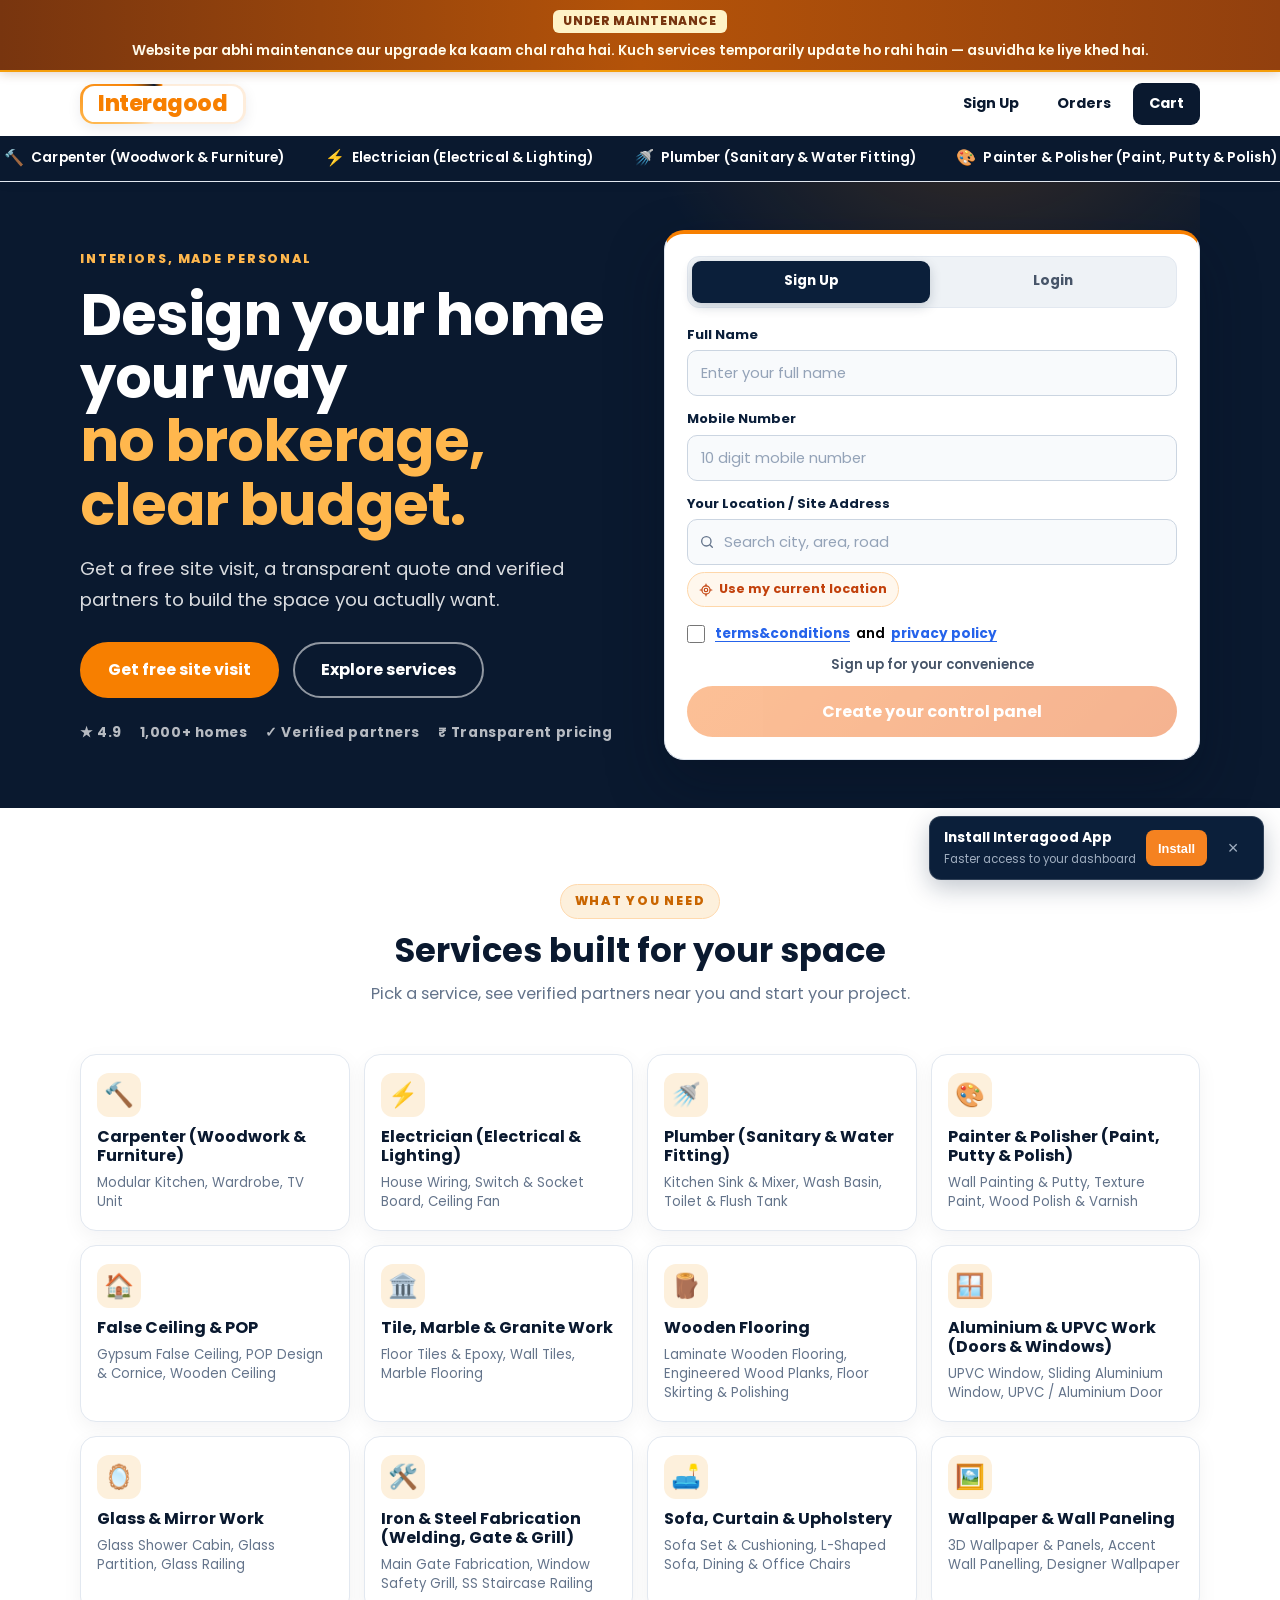
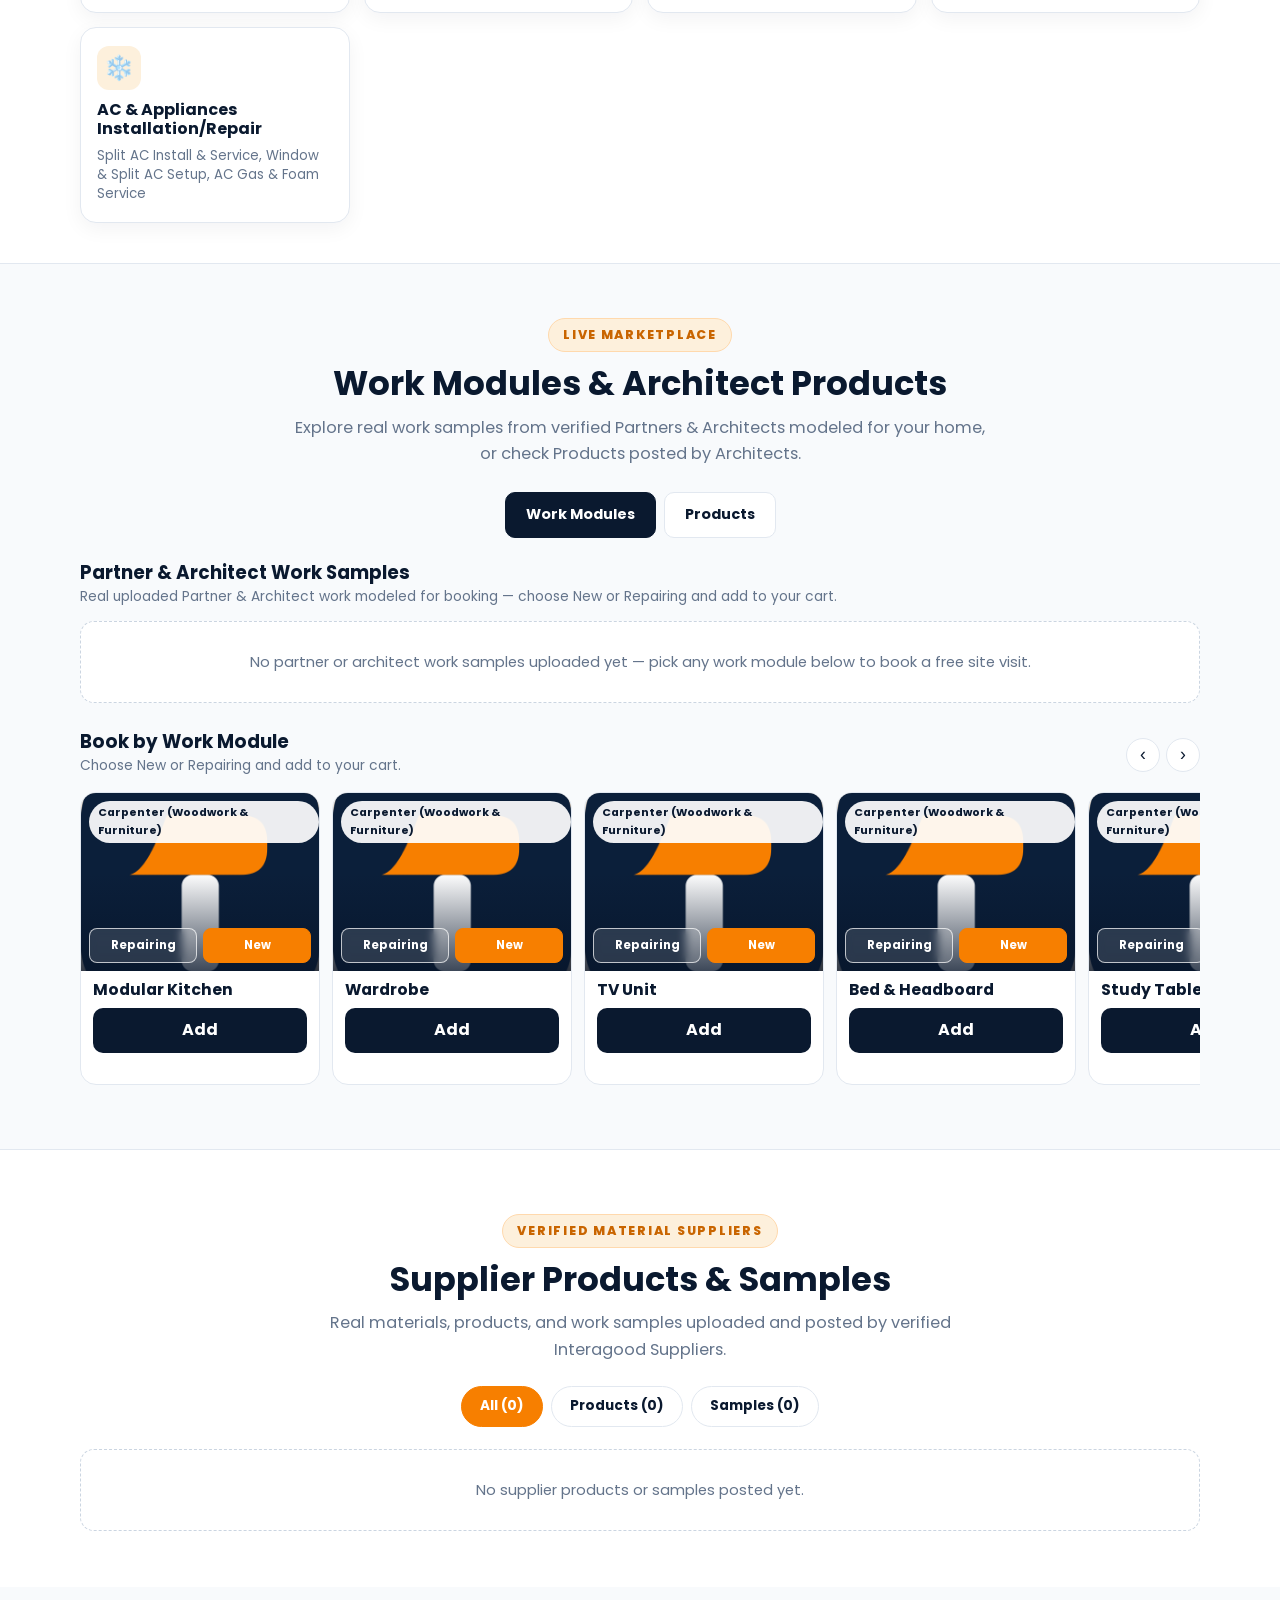
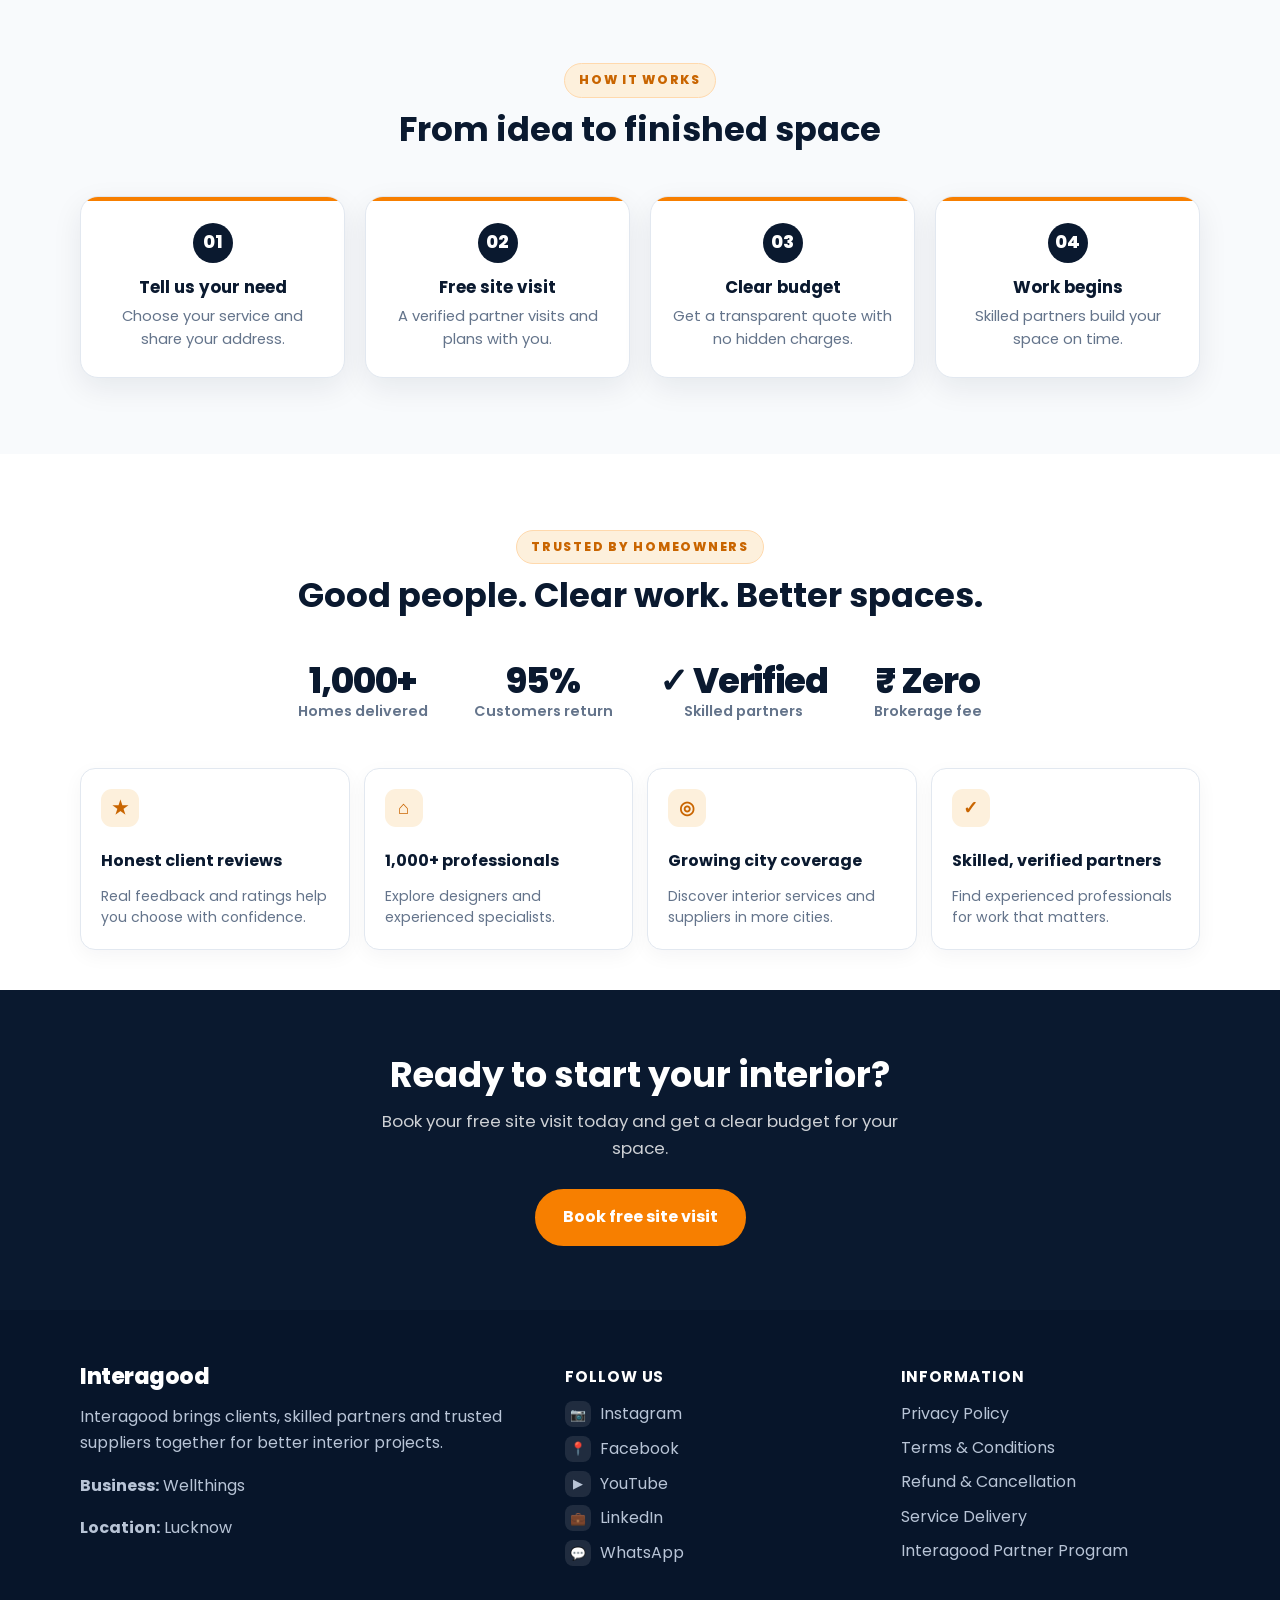
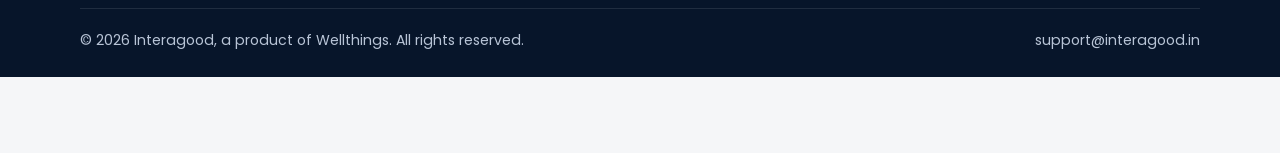
<file: index.html>
<!DOCTYPE html>
<html lang="en">
<head>
  <meta charset="UTF-8">
  <meta name="viewport" content="width=device-width, initial-scale=1.0">
  <title>Interagood | Custom Interior Planning, Verified Partners &amp; Suppliers</title>
  <meta name="description" content="Custom interior planning, verified home-service partners, and supplier catalog by Wellthings.">
  <meta property="og:title" content="Interagood | Custom Interior Planning, Verified Partners &amp; Suppliers">
  <meta property="og:description" content="Custom interior planning, verified home-service partners, and supplier catalog by Wellthings.">
  <meta property="og:image" content="assets/logo-square.png">
  <meta name="theme-color" content="#0b1f3a">
  <script>
    try {
      var _igc = JSON.parse(localStorage.getItem('ig_client'));
      if (_igc && _igc.token) location.replace('client-dashboard.html');
    } catch (e) {}
  </script>
  <link rel="icon" type="image/png" href="assets/favicon.png">
  <link rel="apple-touch-icon" href="assets/apple-touch-icon.png">
  <link rel="manifest" href="manifest.webmanifest">
  <link rel="preconnect" href="https://fonts.googleapis.com">
  <link rel="preconnect" href="https://fonts.gstatic.com" crossorigin>
  <link href="https://fonts.googleapis.com/css2?family=Poppins:wght@400;600;700;800&display=swap" rel="stylesheet">
  <link rel="stylesheet" href="style.css?v=20261117h">
  <link rel="stylesheet" href="shop.css?v=20261126b">
</head>
<body class="home">
  <div class="top-fixed" id="top-fixed">
    <div class="top-upper" id="top-upper">
      <header class="nav">
        <div class="container nav-inner">
          <a class="brand brand-stroke" href="index.html" aria-label="Interagood home"><span class="brand-name">Interagood</span></a>
          <div style="display:flex;align-items:center;gap:6px;">
            <a class="header-contact" id="header-client-link" href="#client-signup" style="white-space:nowrap;">Sign Up</a>
            <a class="header-contact" href="#orders" data-orders-open style="white-space:nowrap;">Orders</a>
            <a class="header-contact" href="#cart" data-cart-open style="display:inline-flex;align-items:center;gap:6px;background:var(--navy);color:#fff;white-space:nowrap;">Cart <span class="cart-count" data-cart-count hidden style="position:static;margin:0;background:var(--orange);color:#fff;">0</span></a>
          </div>
        </div>
      </header>

      <div class="category-banner" id="category-banner" aria-label="Service categories">
        <div class="banner-track" id="banner-track"></div>
      </div>
    </div>
  </div>

  <main>
    <section class="hero">
      <div class="container hero-inner">
        <div class="hero-text">
          <span class="hero-kicker">Interiors, made personal</span>
          <h1>Design your home your way<br><strong>no brokerage, clear budget.</strong></h1>
          <p>Get a free site visit, a transparent quote and verified partners to build the space you actually want.</p>
          <div class="hero-actions">
            <a class="btn btn-primary" href="#marketplace">Get free site visit</a>
            <a class="btn ghost" href="#services" style="border-color:rgba(255,255,255,0.55);color:#fff;">Explore services</a>
          </div>
          <div class="hero-trust">
            <span>★ 4.9</span><span>1,000+ homes</span><span>✓ Verified partners</span><span>₹ Transparent pricing</span>
          </div>
        </div>
        <div class="hero-visual" id="client-signup">
          <div class="ca-card ca-signed-card" id="ca-signedin-card" hidden>
            <span class="ca-kicker">Your Account</span>
            <h3 id="ca-who-name">Welcome</h3>
            <p class="ca-signed-meta" id="ca-who-meta"></p>
            <div class="ca-signed-actions">
              <a class="btn btn-primary" href="client-dashboard.html">Open Control Panel</a>
              <button type="button" class="ca-logout-link" id="ca-logout-btn">Log Out</button>
            </div>
          </div>

          <div class="ca-card" id="ca-forms-card">
            <div class="ca-tabs" role="tablist" aria-label="Authentication mode">
              <button type="button" class="ca-tab active" data-ca-mode="signup" role="tab" aria-selected="true">Sign Up</button>
              <button type="button" class="ca-tab" data-ca-mode="login" role="tab" aria-selected="false">Login</button>
            </div>

            <form id="ca-signup-form" class="ca-form" novalidate>
              <div>
                <label for="ca-name">Full Name</label>
                <input id="ca-name" type="text" autocomplete="name" maxlength="80" placeholder="Enter your full name">
              </div>
              <div>
                <label for="ca-phone">Mobile Number</label>
                <input id="ca-phone" type="tel" inputmode="numeric" autocomplete="tel-national" maxlength="10" placeholder="10 digit mobile number">
              </div>
              <div>
                <label for="ca-location">Your Location / Site Address</label>
                <div class="ca-loc-wrap">
                  <span class="ca-loc-icon" aria-hidden="true">
                    <svg viewBox="0 0 24 24"><circle cx="11" cy="11" r="7"/><path d="M20 20l-3.5-3.5"/></svg>
                  </span>
                  <input id="ca-location" type="text" autocomplete="off" maxlength="220" placeholder="Search city, area, road">
                  <button type="button" class="ca-loc-clear" id="ca-loc-clear" hidden aria-label="Clear address">&times;</button>
                  <div class="ca-loc-suggestions" id="ca-loc-suggestions" hidden role="listbox" aria-label="Address suggestions"></div>
                </div>
                <button type="button" class="ca-loc-btn" id="ca-use-loc">
                  <svg viewBox="0 0 24 24" aria-hidden="true"><circle cx="12" cy="12" r="3"/><path d="M12 2v3m0 14v3M2 12h3m14 0h3"/><circle cx="12" cy="12" r="7"/></svg>
                  <span>Use my current location</span>
                </button>
              </div>
              <p class="ca-msg" id="ca-signup-msg" role="alert"></p>
              <div class="ca-terms-row">
                <input id="ca-terms-check" type="checkbox" class="ca-terms-check" aria-label="Accept terms and conditions and privacy policy">
                <span class="ca-terms-text">
                  <button type="button" class="ca-terms-link" data-legal-doc="terms">terms&amp;conditions</button>
                  <label for="ca-terms-check" class="ca-terms-and">and</label>
                  <button type="button" class="ca-terms-link" data-legal-doc="privacy">privacy policy</button>
                </span>
              </div>
              <p class="ca-convenience">Sign up for your convenience</p>
              <button type="submit" class="btn btn-primary" id="ca-signup-submit" style="width:100%;" disabled>Create your control panel</button>
            </form>

            <form id="ca-login-form" class="ca-form" hidden novalidate>
              <div>
                <label for="cl-phone">Registered Mobile Number</label>
                <input id="cl-phone" type="tel" inputmode="numeric" autocomplete="tel-national" maxlength="10" placeholder="10 digit mobile number">
              </div>
              <p class="ca-msg" id="ca-login-msg" role="alert"></p>
              <button type="submit" class="btn btn-primary" id="ca-login-submit" style="width:100%;">Login</button>
            </form>
          </div>
        </div>
      </div>
    </section>

    <section id="services" class="services">
      <div class="container">
        <div class="section-head">
          <span class="eyebrow">What you need</span>
          <h2>Services built for your space</h2>
          <p>Pick a service, see verified partners near you and start your project.</p>
        </div>
        <div class="service-grid" id="service-grid"></div>
      </div>
    </section>

    <section id="marketplace" class="mkt-section">
      <div class="container">
        <div class="section-head" style="margin-bottom:24px;">
          <span class="eyebrow">Live Marketplace</span>
          <h2>Work Modules &amp; Architect Products</h2>
          <p>Explore real work samples from verified Partners &amp; Architects modeled for your home, or check Products posted by Architects.</p>
        </div>

        <div class="mkt-tabs" role="tablist" aria-label="Marketplace view">
          <button type="button" class="mkt-tab active" data-mkt-tab="catalog" role="tab" aria-selected="true">Work Modules</button>
          <button type="button" class="mkt-tab" data-mkt-tab="products" role="tab" aria-selected="false">Products</button>
        </div>

        <div id="mkt-panel-catalog" class="mkt-panel">
          <div class="ws-block">
            <div class="browse-head">
              <div>
                <h3 style="margin:0;">Partner &amp; Architect Work Samples</h3>
                <p id="ws-sub" style="margin:2px 0 0;color:var(--muted);font-size:0.86rem;">Real uploaded work modeled for booking — choose New or Repairing and add to your cart.</p>
              </div>
              <button type="button" class="btn-clear-filter" id="ws-clear-filter" hidden>Show all categories</button>
            </div>
            <div class="ws-grid" id="work-samples-grid"></div>
            <div class="mkt-empty" id="work-samples-empty" hidden>No partner or architect work samples uploaded yet for this filter.</div>
          </div>

          <div class="browse-head" style="margin-top:28px;">
            <div><h3 id="browse-title" style="margin:0;">Book by Work Module</h3><p id="browse-sub" style="margin:2px 0 0;color:var(--muted);font-size:0.86rem;">Pick a standard module, choose New or Repairing and add to your cart.</p></div>
            <div class="swiper-nav"><button type="button" data-swipe="prev" aria-label="Previous">&#8249;</button><button type="button" data-swipe="next" aria-label="Next">&#8250;</button></div>
          </div>
          <div class="swiper" id="browse-strip"></div>
          <p class="browse-empty" id="browse-empty" hidden>No matching work found.</p>
        </div>

        <div id="mkt-panel-products" class="mkt-panel" hidden>
          <div class="browse-head" style="margin-bottom:14px;">
            <div>
              <h3 style="margin:0;">Architect Products</h3>
              <p style="margin:2px 0 0;color:var(--muted);font-size:0.86rem;">Material-included designs and products posted directly by verified Architects.</p>
            </div>
          </div>
          <div class="arch-grid" id="arch-posts-grid"></div>
          <div class="mkt-empty" id="arch-posts-empty" hidden>No architect products posted yet. Check Work Modules or Supplier Showcase below.</div>
        </div>
      </div>
    </section>

    <section id="supplier-showcase" class="sup-showcase-section">
      <div class="container">
        <div class="section-head" style="margin-bottom:22px;">
          <span class="eyebrow">Verified Material Suppliers</span>
          <h2>Supplier Products &amp; Samples</h2>
          <p>Real materials, products, and work samples uploaded and posted by verified Interagood Suppliers.</p>
        </div>
        <div class="sup-filter-row" role="tablist" aria-label="Supplier filter">
          <button type="button" class="sup-filter-btn active" data-sup-filter="all" role="tab" aria-selected="true">All <span id="sup-count-all"></span></button>
          <button type="button" class="sup-filter-btn" data-sup-filter="product" role="tab" aria-selected="false">Products <span id="sup-count-prod"></span></button>
          <button type="button" class="sup-filter-btn" data-sup-filter="sample" role="tab" aria-selected="false">Samples <span id="sup-count-smp"></span></button>
        </div>
        <div class="amz-grid" id="supplier-showcase-grid"></div>
        <div class="mkt-empty" id="supplier-showcase-empty" hidden>No supplier products or samples posted yet.</div>
      </div>
    </section>

    <section class="how-it-works alt">
      <div class="container">
        <div class="section-head center">
          <span class="eyebrow">How it works</span>
          <h2>From idea to finished space</h2>
        </div>
        <div class="steps-grid">
          <div class="step-card">
            <span class="step-num">01</span>
            <h3>Tell us your need</h3>
            <p>Choose your service and share your address.</p>
          </div>
          <div class="step-card">
            <span class="step-num">02</span>
            <h3>Free site visit</h3>
            <p>A verified partner visits and plans with you.</p>
          </div>
          <div class="step-card">
            <span class="step-num">03</span>
            <h3>Clear budget</h3>
            <p>Get a transparent quote with no hidden charges.</p>
          </div>
          <div class="step-card">
            <span class="step-num">04</span>
            <h3>Work begins</h3>
            <p>Skilled partners build your space on time.</p>
          </div>
        </div>
      </div>
    </section>

    <section class="trust">
      <div class="container">
        <div class="section-head center">
          <span class="eyebrow">Trusted by homeowners</span>
          <h2>Good people. Clear work. Better spaces.</h2>
        </div>
        <div class="trust-stats">
          <div class="stat"><strong>1,000+</strong><span>Homes delivered</span></div>
          <div class="stat"><strong>95%</strong><span>Customers return</span></div>
          <div class="stat"><strong>✓ Verified</strong><span>Skilled partners</span></div>
          <div class="stat"><strong>₹ Zero</strong><span>Brokerage fee</span></div>
        </div>
        <div class="trust-grid">
          <article class="trust-card"><span class="trust-icon">★</span><h3>Honest client reviews</h3><p>Real feedback and ratings help you choose with confidence.</p></article>
          <article class="trust-card"><span class="trust-icon">⌂</span><h3>1,000+ professionals</h3><p>Explore designers and experienced specialists.</p></article>
          <article class="trust-card"><span class="trust-icon">◎</span><h3>Growing city coverage</h3><p>Discover interior services and suppliers in more cities.</p></article>
          <article class="trust-card"><span class="trust-icon">✓</span><h3>Skilled, verified partners</h3><p>Find experienced professionals for work that matters.</p></article>
        </div>
      </div>
    </section>

    <section class="cta">
      <div class="container cta-inner">
        <div>
          <h2>Ready to start your interior?</h2>
          <p>Book your free site visit today and get a clear budget for your space.</p>
        </div>
        <a class="btn btn-primary" href="#services">Book free site visit</a>
      </div>
    </section>
  </main>

  <footer>
    <div class="container">
      <div class="foot-grid">
        <div class="foot-about">
          <a class="brand brand-footer" href="index.html" aria-label="Interagood home"><span class="brand-name">Interagood</span></a>
          <p>Interagood brings clients, skilled partners and trusted suppliers together for better interior projects.</p>
          <p><strong>Business:</strong> <span data-company>Wellthings</span></p>
          <p data-address-row><strong>Location:</strong> <span data-address></span></p>
        </div>
        <div>
          <h4>Follow us</h4>
          <ul class="social-list">
            <li><a data-social="instagram" style="--c:#e1306c"><i>&#128247;</i>Instagram</a></li>
            <li><a data-social="facebook" style="--c:#1877f2"><i>&#128205;</i>Facebook</a></li>
            <li><a data-social="youtube" style="--c:#ff0000"><i>&#9654;</i>YouTube</a></li>
            <li><a data-social="linkedin" style="--c:#0a66c2"><i>&#128188;</i>LinkedIn</a></li>
            <li><a data-social="whatsapp" style="--c:#25d366"><i>&#128172;</i>WhatsApp</a></li>
          </ul>
        </div>
        <div>
          <h4>Information</h4>
          <ul>
            <li><a href="privacy.html">Privacy Policy</a></li>
            <li><a href="terms.html">Terms &amp; Conditions</a></li>
            <li><a href="refund.html">Refund &amp; Cancellation</a></li>
            <li><a href="shipping.html">Service Delivery</a></li>
            <li><a href="partner-program.html">Interagood Partner Program</a></li>
          </ul>
        </div>
      </div>
      <div class="copy">
        <span>&copy; <span data-year>2026</span> Interagood, a product of <span data-company>Wellthings</span>. All rights reserved.</span>
        <span><a data-email href="mailto:support@interagood.in">support@interagood.in</a></span>
      </div>
    </div>
  </footer>

  <div class="ca-legal-backdrop" id="ca-legal-modal" hidden role="dialog" aria-modal="true" aria-labelledby="ca-legal-title">
    <div class="ca-legal-dialog">
      <div class="ca-legal-head">
        <div>
          <span class="ca-legal-badge">Interagood Legal</span>
          <h3 id="ca-legal-title">Terms &amp; Conditions</h3>
        </div>
        <button type="button" class="ca-legal-close" id="ca-legal-close" aria-label="Close">&times;</button>
      </div>
      <div class="ca-legal-body" id="ca-legal-body"></div>
      <div class="ca-legal-foot">
        <button type="button" class="btn btn-primary" id="ca-legal-done">Close</button>
      </div>
    </div>
  </div>

  <script src="config.js?v=20261127a"></script>
  <script src="catalog.js?v=20261117a"></script>
  <script src="geo.js?v=2"></script>
  <script src="pwa.js?v=20261127a"></script>
  <script src="cart.js?v=20261126a"></script>
  <script src="client-auth.js?v=20261126b"></script>
  <script src="app.js?v=20261106-a"></script>
  <script src="browse.js?v=20261126c"></script>
  <script src="gallery.js?v=20261117f"></script>
</body>
</html>
</file>
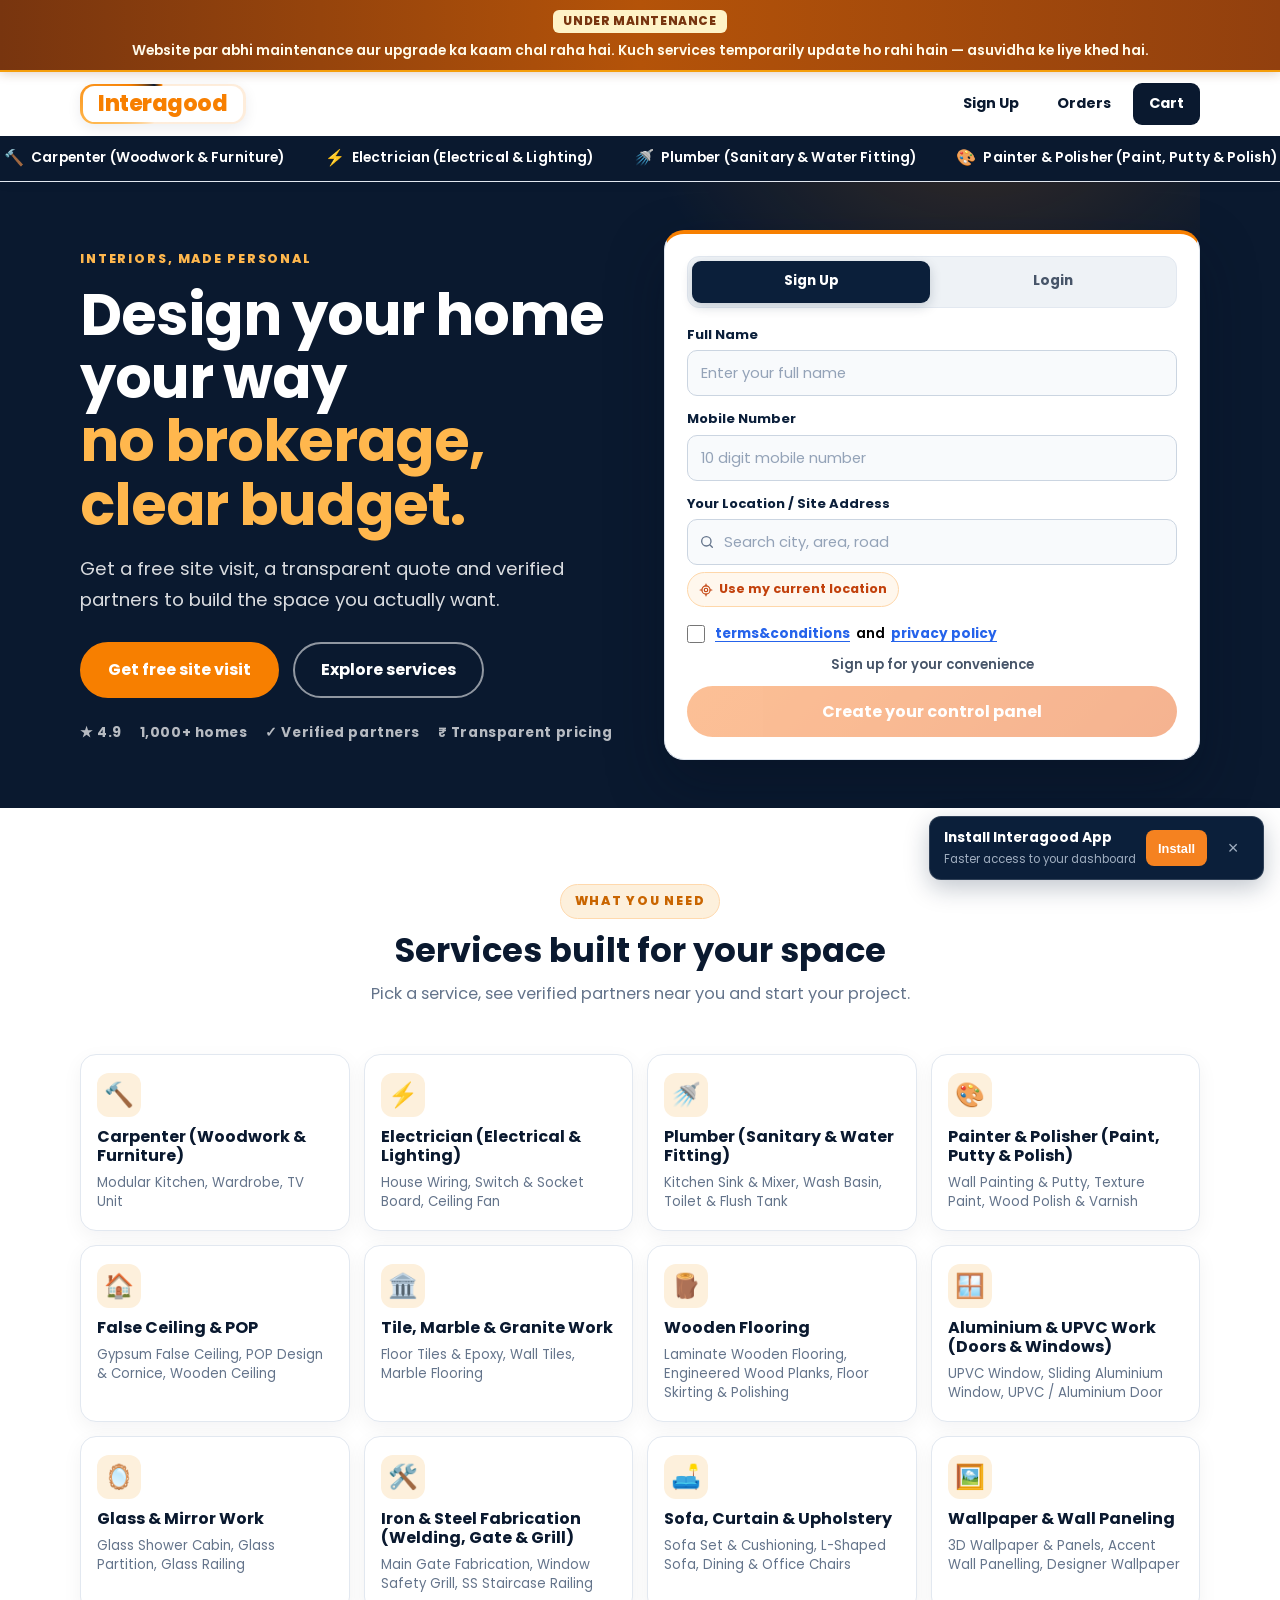
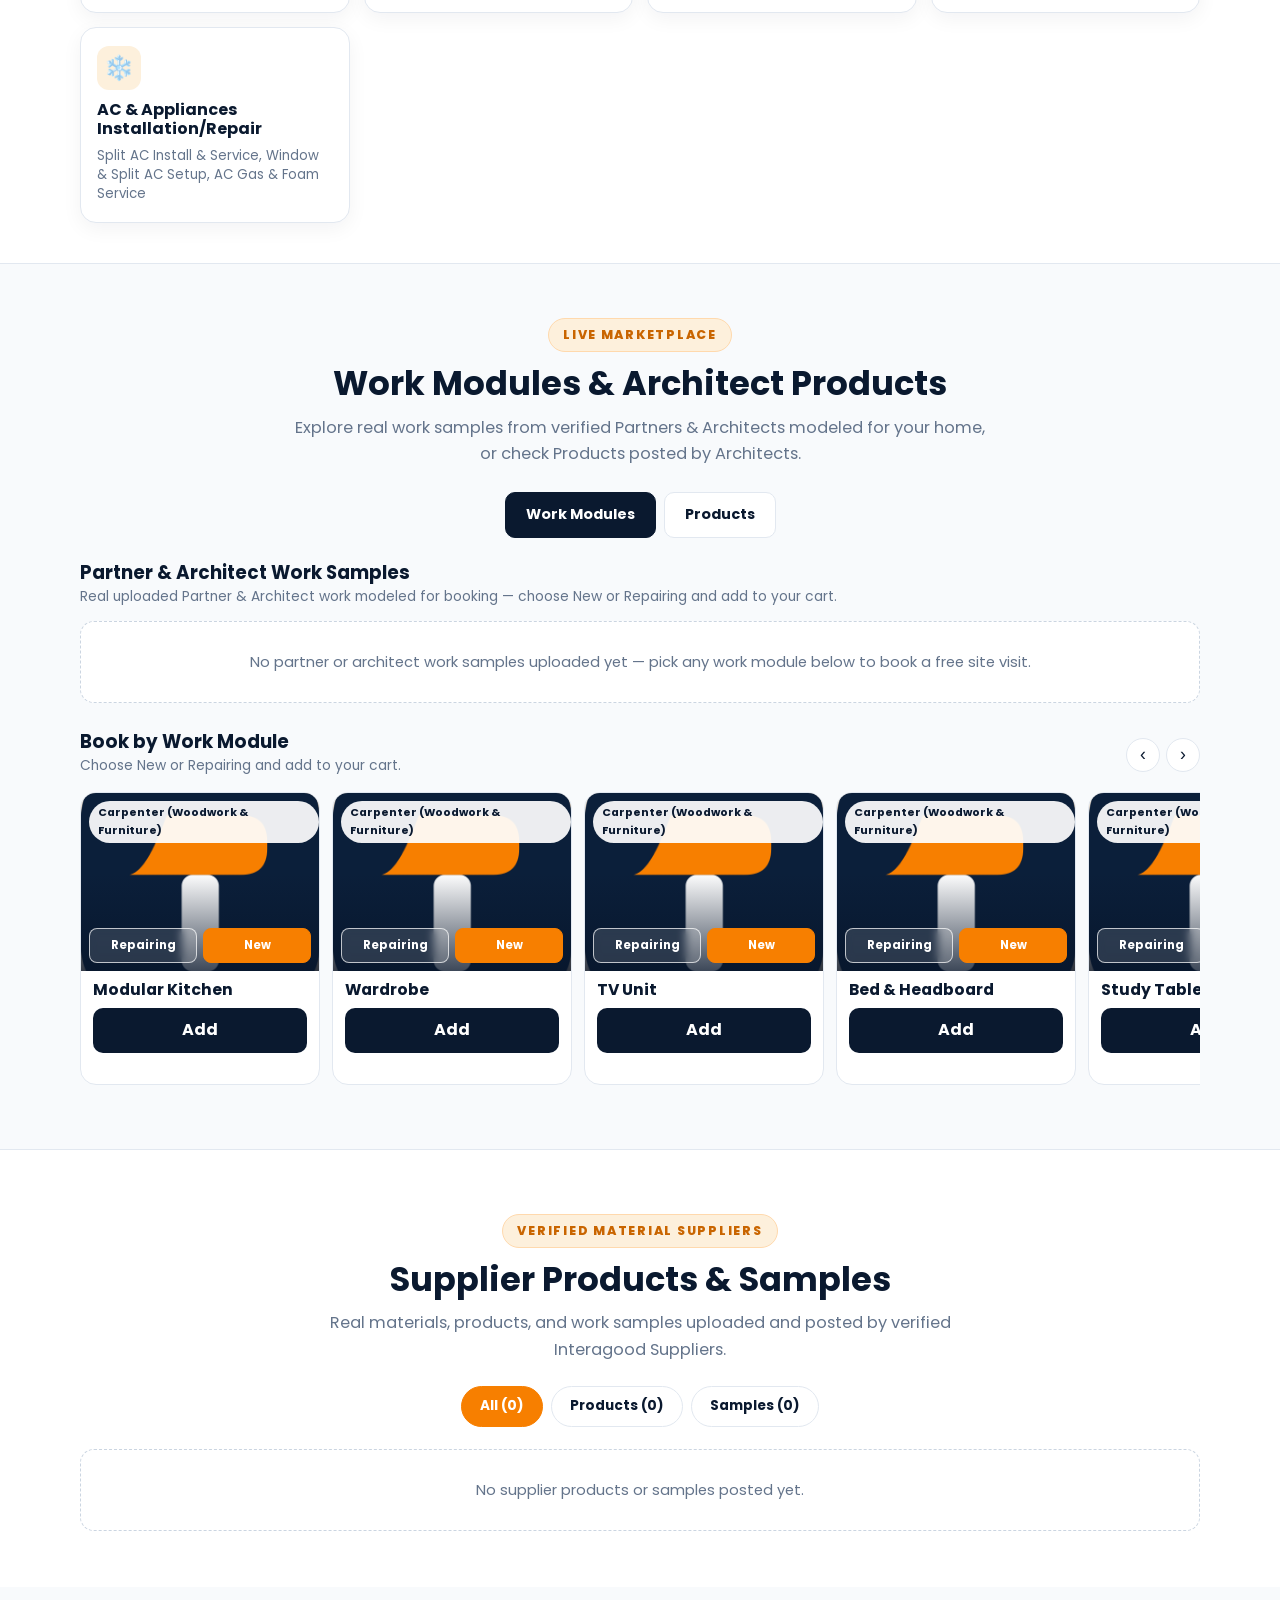
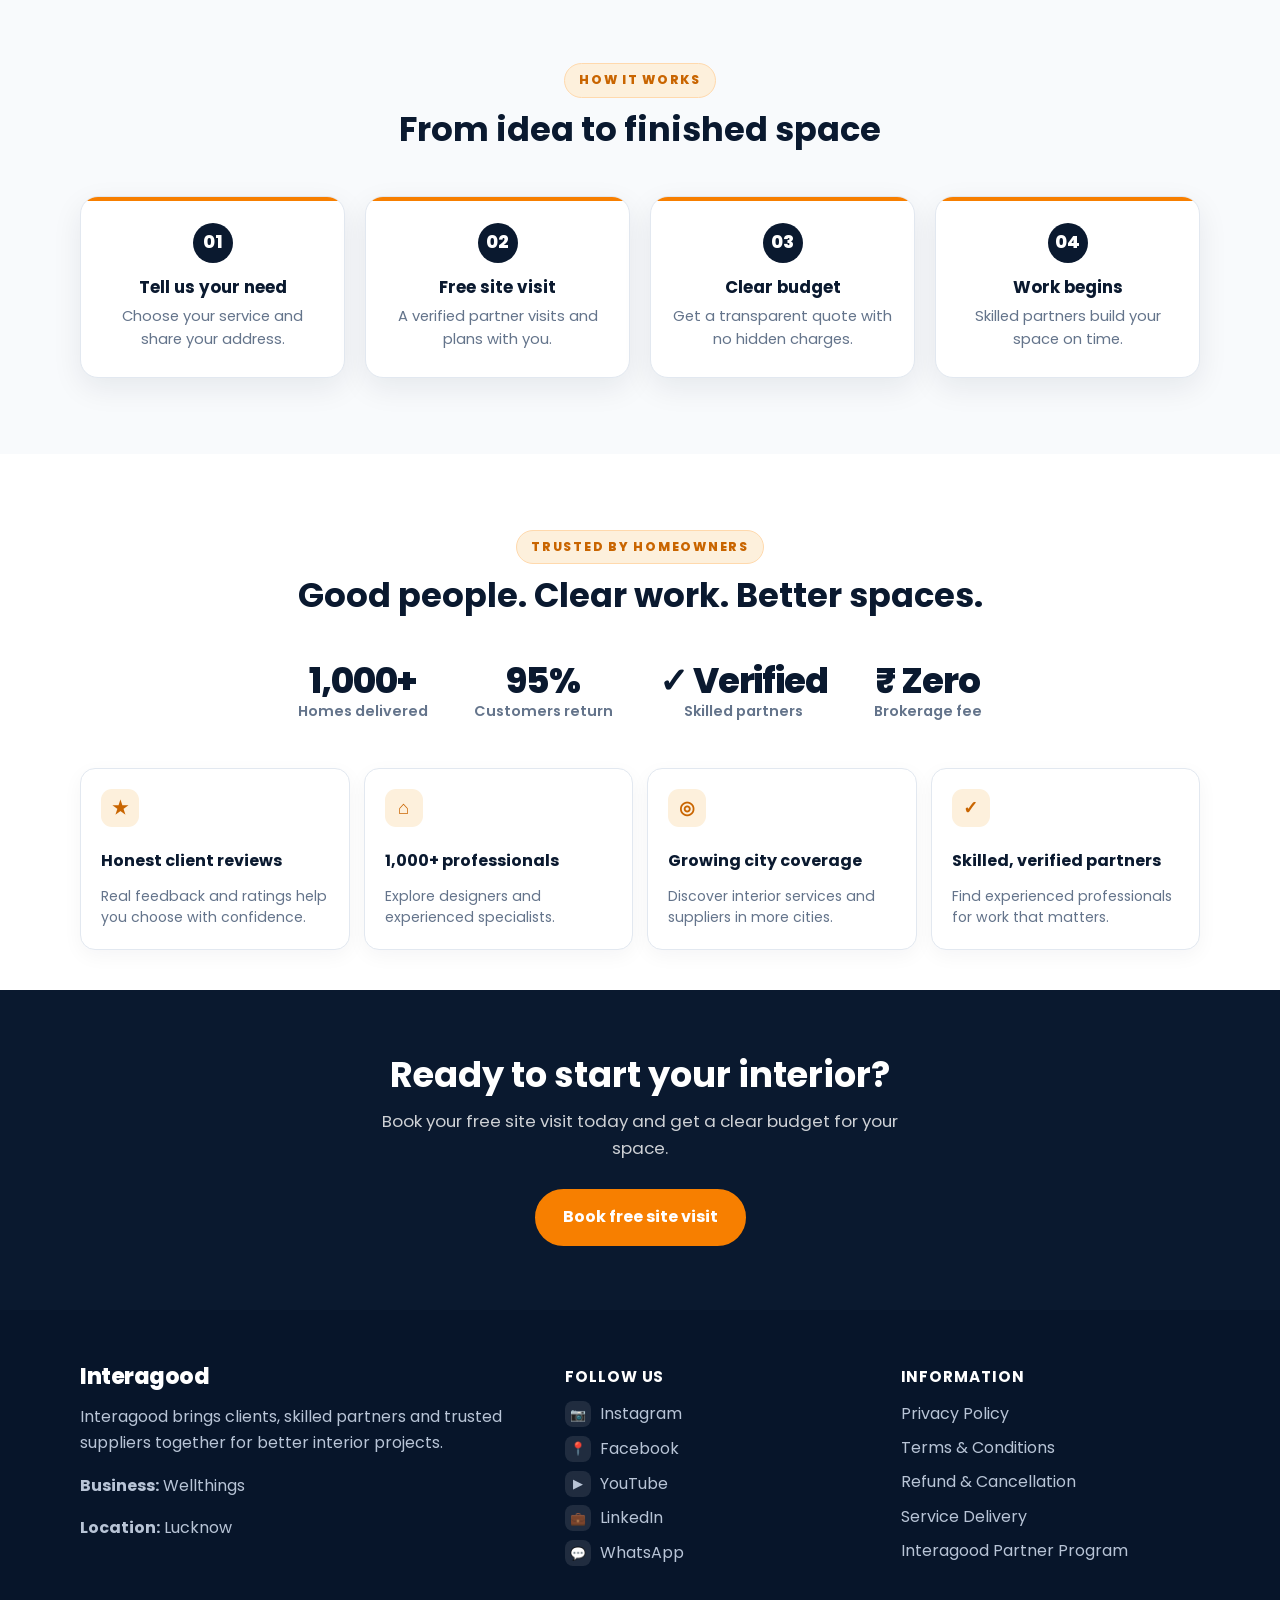
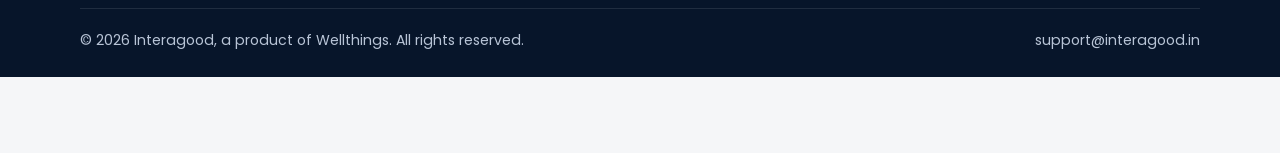
<file: admin.html>
<!DOCTYPE html>
<html lang="en">
<head>
  <meta charset="UTF-8">
  <meta name="viewport" content="width=device-width, initial-scale=1.0">
  <title>Admin Panel | Interagood</title>
  <meta name="robots" content="noindex, nofollow">
  <meta name="theme-color" content="#0b1f3a">
  <link rel="icon" type="image/png" href="assets/favicon.png">
  <link rel="apple-touch-icon" href="assets/apple-touch-icon.png">
  <link rel="manifest" href="manifest.webmanifest">
  <link rel="stylesheet" href="style.css?v=20261105-e">
  <link rel="stylesheet" href="partner.css?v=20261113">
  <style>
    body.ad { background: #f5f6f8; margin: 0; }
    .ad-head-left { display: flex; align-items: center; gap: 12px; }
    .ad-menu-btn { display: inline-flex; align-items: center; justify-content: center; width: 40px; height: 40px; border: 1px solid var(--line); border-radius: 10px; background: #fff; color: var(--navy); cursor: pointer; padding: 0; }
    .ad-menu-btn:hover { background: #f1f5f9; }
    .ad-menu-btn svg { width: 20px; height: 20px; stroke: currentColor; stroke-width: 2.2; fill: none; stroke-linecap: round; }
    .ad-user { display: flex; align-items: center; gap: 14px; color: var(--navy); font-size: 0.92rem; font-weight: 600; }

    .ad-shell { display: flex; min-height: calc(100vh - 64px); position: relative; }
    .ad-backdrop { position: fixed; inset: 0; background: rgba(11, 31, 58, 0.45); z-index: 40; }
    .ad-backdrop[hidden] { display: none; }

    .ad-drawer { width: 260px; flex: 0 0 260px; background: #fff; border-right: 1px solid var(--line); padding: 18px 14px; display: flex; flex-direction: column; gap: 6px; z-index: 50; }
    .ad-drawer-head { display: flex; align-items: center; justify-content: space-between; padding: 4px 8px 12px; border-bottom: 1px solid var(--line); margin-bottom: 6px; }
    .ad-drawer-title { font-size: 0.78rem; font-weight: 800; letter-spacing: 0.08em; text-transform: uppercase; color: var(--muted); margin: 0; }
    .ad-drawer-close { display: none; width: 32px; height: 32px; border: 1px solid var(--line); border-radius: 8px; background: #fff; color: var(--navy); font-size: 1.2rem; line-height: 1; cursor: pointer; }

    .ad-nav-item { display: flex; align-items: center; justify-content: space-between; width: 100%; padding: 11px 12px; border: 0; border-radius: 10px; background: transparent; color: var(--navy); font: inherit; font-size: 0.92rem; font-weight: 700; text-align: left; cursor: pointer; transition: background 0.15s, color 0.15s; }
    .ad-nav-item:hover { background: #f1f5f9; }
    .ad-nav-item.active { background: var(--navy); color: #fff; }
    .ad-nav-left { display: inline-flex; align-items: center; gap: 10px; }
    .ad-nav-left svg { width: 18px; height: 18px; stroke: currentColor; stroke-width: 2; fill: none; stroke-linecap: round; stroke-linejoin: round; flex-shrink: 0; }
    .ad-nav-count { padding: 2px 8px; border-radius: 999px; font-size: 0.74rem; font-weight: 800; background: #eef2f7; color: var(--navy); }
    .ad-nav-item.active .ad-nav-count { background: rgba(255, 255, 255, 0.2); color: #fff; }

    .ad-main { flex: 1; min-width: 0; padding: 22px 24px 64px; }
    .ad-wrap { max-width: 1060px; margin: 0 auto; }
    .ad-bar { display: flex; flex-wrap: wrap; align-items: center; justify-content: space-between; gap: 12px; margin-bottom: 16px; padding-bottom: 14px; border-bottom: 1px solid var(--line); }
    .ad-sec-title { margin: 0; font-size: 1.35rem; font-weight: 800; color: var(--navy); }
    .ad-sec-sub { margin: 3px 0 0; font-size: 0.85rem; color: var(--muted); }
    .ad-bar-actions { display: flex; flex-wrap: wrap; align-items: center; gap: 10px; }
    .ad-bar .btn-sm { margin-top: 0; }

    .ad-filters { display: flex; flex-wrap: wrap; align-items: center; gap: 12px; padding: 12px 14px; background: #fff; border: 1px solid var(--line); border-radius: 12px; margin-bottom: 14px; }
    .ad-filters label { display: inline-flex; align-items: center; gap: 6px; margin: 0; font-size: 0.86rem; font-weight: 700; color: var(--navy); cursor: pointer; }
    .ad-filters select { width: auto; margin: 0; padding: 6px 10px; border: 1.5px solid #cbd5e1; border-radius: 8px; font-size: 0.86rem; font-weight: 600; background: #fff; color: var(--navy); }

    .ad-list { display: grid; gap: 14px; }
    .ad-card { border: 1px solid var(--line); border-radius: 14px; background: #fff; padding: 18px; }
    .ad-top { display: flex; flex-wrap: wrap; align-items: center; justify-content: space-between; gap: 10px; margin-bottom: 12px; }
    .ad-no { font-weight: 800; color: var(--navy); }
    .ad-when { color: var(--muted); font-size: 0.82rem; font-weight: 500; }
    .ad-right { display: flex; flex-wrap: wrap; align-items: center; gap: 10px; }
    .ad-tag { padding: 4px 10px; border-radius: 8px; font-size: 0.74rem; font-weight: 800; letter-spacing: 0.05em; text-transform: uppercase; }
    .st-new { background: var(--orange-soft); color: var(--orange-dark); }
    .st-contacted { background: #e6efff; color: #1a62d6; }
    .st-closed { background: #e7f6ee; color: #1f7a45; }
    .st-online { background: #dcfce7; color: #15803d; }
    .st-offline { background: #f1f5f9; color: #64748b; }

    .ad-grid { display: grid; grid-template-columns: repeat(auto-fit, minmax(190px, 1fr)); gap: 14px; }
    .ad-label { margin: 0 0 4px; color: var(--muted); font-size: 0.74rem; font-weight: 800; letter-spacing: 0.08em; text-transform: uppercase; }
    .ad-value { margin: 0; color: var(--ink); font-size: 0.92rem; line-height: 1.45; }
    .ad-value a { color: var(--navy); font-weight: 600; }
    .ad-sub { margin: 16px 0 8px; color: var(--navy); font-size: 0.8rem; font-weight: 800; letter-spacing: 0.08em; text-transform: uppercase; }

    .ad-rows { list-style: none; margin: 0; padding: 0; display: grid; gap: 8px; }
    .ad-row { display: flex; flex-wrap: wrap; align-items: center; gap: 10px; padding: 10px 12px; border: 1px solid var(--line); border-radius: 10px; background: var(--bg-alt); font-size: 0.88rem; }
    .ad-row b { color: var(--navy); }
    .ad-chip { padding: 2px 10px; border-radius: 8px; background: #fff; border: 1px solid var(--line); color: var(--muted); font-size: 0.76rem; font-weight: 700; }
    .ad-empty { padding: 26px; border: 1px dashed var(--line); border-radius: 14px; background: #fff; color: var(--muted); text-align: center; }
    .ad-select { padding: 7px 10px; border: 1.5px solid #c9d2de; border-radius: 9px; background: #fff; color: var(--navy); font: inherit; font-size: 0.84rem; font-weight: 700; cursor: pointer; width: auto; margin: 0; }
    .ad-select:disabled { opacity: 0.55; cursor: default; }
    .ad-samples-grid { display: grid; grid-template-columns: repeat(auto-fill, minmax(130px, 1fr)); gap: 10px; margin-top: 8px; }
    .ad-sample-item { border: 1px solid var(--line); border-radius: 10px; overflow: hidden; background: #f8fafc; }
    .ad-sample-item img { width: 100%; height: 96px; object-fit: cover; display: block; }
    .ad-sample-item div { padding: 6px 8px; font-size: 0.76rem; font-weight: 600; color: var(--navy); overflow: hidden; text-overflow: ellipsis; white-space: nowrap; }

    /* Highlighted Client Section & Unit / Merge / Combo Assign UI */
    .ad-order-card { padding: 0; overflow: hidden; }
    .ad-client-hero { background: linear-gradient(135deg, #edf4ff 0%, #f8fbff 100%); border-bottom: 1.5px solid #cfe0fa; padding: 16px 18px; }
    .ad-client-hero .ad-top { margin-bottom: 12px; padding-bottom: 10px; border-bottom: 1px solid rgba(11, 31, 58, 0.08); }
    .ad-units-wrap { padding: 16px 18px 18px; }
    .ad-units-head { display: flex; flex-wrap: wrap; align-items: center; justify-content: space-between; gap: 8px; margin-bottom: 10px; }
    .ad-units-head .ad-sub { margin: 0; }
    .ad-units-list { display: grid; gap: 10px; }
    .ad-unit-card { border: 1.5px solid var(--line); border-radius: 12px; background: #f8fafc; padding: 12px 14px; display: grid; gap: 10px; transition: border-color 0.15s, background 0.15s; }
    .ad-unit-card.is-merged { border-color: var(--orange); background: #fff7ed; box-shadow: 0 0 0 2px rgba(247, 127, 0, 0.14); }
    .ad-unit-card.is-assigned { background: #fff; border-color: #cbd5e1; }
    .ad-unit-main { display: flex; flex-wrap: wrap; align-items: center; justify-content: space-between; gap: 10px; }
    .ad-unit-info { display: flex; flex-wrap: wrap; align-items: center; gap: 8px; min-width: 0; }
    .ad-unit-title { font-size: 0.95rem; font-weight: 800; color: var(--navy); }
    .ad-unit-actions { display: flex; flex-wrap: wrap; align-items: center; gap: 8px; }
    .ad-u-btn { min-height: 36px; padding: 6px 14px; border-radius: 9px; border: 1.5px solid #cbd5e1; background: #fff; color: var(--navy); font: inherit; font-size: 0.82rem; font-weight: 700; cursor: pointer; transition: all 0.15s; }
    .ad-u-btn:hover:not(:disabled) { border-color: var(--navy); background: #f1f5f9; }
    .ad-u-btn.primary { background: var(--navy); border-color: var(--navy); color: #fff; }
    .ad-u-btn.primary:hover:not(:disabled) { background: #16335c; }
    .ad-u-btn.merge.active { background: var(--orange); border-color: var(--orange); color: #fff; }
    .ad-u-btn.combo { background: var(--orange); border-color: var(--orange); color: #fff; }
    .ad-u-btn.combo:hover:not(:disabled) { background: var(--orange-dark); border-color: var(--orange-dark); }
    .ad-u-btn:disabled { opacity: 0.5; cursor: not-allowed; }
    .ad-assign-pop { display: flex; flex-wrap: wrap; align-items: center; gap: 8px; padding: 10px 12px; border-radius: 10px; background: #fff; border: 1px dashed #94a3b8; }
    .ad-assign-pop select { flex: 1; min-width: 210px; }
    .ad-combo-bar { margin-top: 12px; padding: 14px; border-radius: 12px; border: 1.5px solid var(--orange); background: #fff7ed; display: grid; gap: 10px; }
    .ad-combo-top { display: flex; flex-wrap: wrap; align-items: center; justify-content: space-between; gap: 8px; }
    .ad-combo-title { font-size: 0.88rem; font-weight: 800; color: #9a3412; }
    .ad-combo-chips { display: flex; flex-wrap: wrap; gap: 6px; }
    .ad-combo-controls { display: flex; flex-wrap: wrap; align-items: center; gap: 8px; }
    .ad-combo-controls select { flex: 1; min-width: 220px; }
    .ad-pro-pill { display: inline-flex; flex-wrap: wrap; align-items: center; gap: 6px; padding: 5px 10px; border-radius: 8px; font-size: 0.8rem; font-weight: 700; }
    .ad-pro-pill.pending { background: #fef3c7; color: #92400e; border: 1px solid #fde68a; }
    .ad-pro-pill.accepted { background: #dcfce7; color: #166534; border: 1px solid #bbf7d0; }
    .ad-pro-pill.completed { background: #e0f2fe; color: #075985; border: 1px solid #bae6fd; }
    .st-busy { background: #fee2e2; color: #b91c1c; }
    .st-cancelled { background: #fee2e2; color: #991b1b; }
    .ad-declined-pill { display: inline-flex; flex-wrap: wrap; align-items: center; gap: 6px; padding: 5px 10px; border-radius: 8px; font-size: 0.78rem; font-weight: 700; background: #fff1f2; color: #be123c; border: 1px solid #fecdd3; }
    .ad-busy-order { padding: 10px 12px; border-radius: 10px; border: 1px solid #fecaca; background: #fff5f5; display: grid; gap: 4px; font-size: 0.85rem; }

    body.ad.drawer-collapsed .ad-drawer { display: none; }

    @media (max-width: 900px) {
      .ad-drawer { position: fixed; top: 0; left: 0; bottom: 0; width: 270px; transform: translateX(-100%); transition: transform 0.2s ease; box-shadow: 4px 0 24px rgba(11, 31, 58, 0.16); display: flex; }
      body.ad.drawer-open .ad-drawer { transform: translateX(0); display: flex; }
      body.ad.drawer-collapsed .ad-drawer { display: flex; }
      .ad-drawer-close { display: inline-flex; align-items: center; justify-content: center; }
      .ad-main { padding: 18px 14px 64px; }
    }
  </style>
</head>
<body class="ad">
  <header class="pp-header">
    <div class="container pp-header-inner">
      <div class="ad-head-left">
        <button type="button" class="ad-menu-btn" id="ad-drawer-btn" aria-label="Toggle menu" aria-expanded="false" aria-controls="ad-drawer">
          <svg viewBox="0 0 24 24" aria-hidden="true"><path d="M4 6h16M4 12h16M4 18h16"/></svg>
        </button>
        <a class="brand" href="admin.html" aria-label="Interagood admin"><span class="brand-name">Interagood Admin</span></a>
      </div>
      <div class="ad-user">
        <span id="ad-name">Admin</span>
        <button type="button" class="btn-sm" id="ad-logout">Log out</button>
      </div>
    </div>
  </header>

  <div class="ad-shell">
    <div class="ad-backdrop" id="ad-backdrop" hidden></div>

    <aside class="ad-drawer" id="ad-drawer" aria-label="Admin navigation">
      <div class="ad-drawer-head">
        <p class="ad-drawer-title">Menu</p>
        <button type="button" class="ad-drawer-close" id="ad-drawer-close" aria-label="Close menu">&times;</button>
      </div>

      <button type="button" class="ad-nav-item active" id="nav-orders" data-section="orders">
        <span class="ad-nav-left">
          <svg viewBox="0 0 24 24" aria-hidden="true"><path d="M9 5H7a2 2 0 00-2 2v12a2 2 0 002 2h10a2 2 0 002-2V7a2 2 0 00-2-2h-2M9 5a2 2 0 002 2h2a2 2 0 002-2M9 5a2 2 0 012-2h2a2 2 0 012 2"/></svg>
          <span>Orders</span>
        </span>
        <span class="ad-nav-count" id="cnt-orders">-</span>
      </button>

      <button type="button" class="ad-nav-item" id="nav-busy" data-section="busy">
        <span class="ad-nav-left">
          <svg viewBox="0 0 24 24" aria-hidden="true"><circle cx="12" cy="12" r="9"/><path d="M12 7v5l3 2"/></svg>
          <span>Busy</span>
        </span>
        <span class="ad-nav-count" id="cnt-busy">-</span>
      </button>

      <button type="button" class="ad-nav-item" id="nav-architect" data-section="architect">
        <span class="ad-nav-left">
          <svg viewBox="0 0 24 24" aria-hidden="true"><path d="M3 21h18M5 21V7l7-4 7 4v14M9 21v-6h6v6"/></svg>
          <span>Architects</span>
        </span>
        <span class="ad-nav-count" id="cnt-architect">-</span>
      </button>

      <button type="button" class="ad-nav-item" id="nav-partner" data-section="partner">
        <span class="ad-nav-left">
          <svg viewBox="0 0 24 24" aria-hidden="true"><path d="M14.5 6.5l3 3M4 20l4.5-1 10-10a2.1 2.1 0 00-3-3l-10 10z"/></svg>
          <span>Partners</span>
        </span>
        <span class="ad-nav-count" id="cnt-partner">-</span>
      </button>

      <button type="button" class="ad-nav-item" id="nav-supplier" data-section="supplier">
        <span class="ad-nav-left">
          <svg viewBox="0 0 24 24" aria-hidden="true"><path d="M3 9l1.5-5h15L21 9M3 9v11h18V9M9 20v-6h6v6"/></svg>
          <span>Suppliers</span>
        </span>
        <span class="ad-nav-count" id="cnt-supplier">-</span>
      </button>

      <button type="button" class="ad-nav-item" id="nav-carts" data-section="carts">
        <span class="ad-nav-left">
          <svg viewBox="0 0 24 24" aria-hidden="true"><circle cx="9" cy="20" r="1.5"/><circle cx="17" cy="20" r="1.5"/><path d="M3 4h2l2.4 11h11.6l2-7H6"/></svg>
          <span>Live Carts</span>
        </span>
        <span class="ad-nav-count" id="cnt-carts">-</span>
      </button>
    </aside>

    <main class="ad-main">
      <div class="ad-wrap">
        <div class="ad-bar">
          <div>
            <h1 class="ad-sec-title" id="ad-section-title">Orders</h1>
            <p class="ad-sec-sub" id="ad-section-sub">Incoming client orders and partner assignments</p>
          </div>
          <div class="ad-bar-actions">
            <button type="button" class="btn-sm" id="ad-refresh">Refresh</button>
          </div>
        </div>

        <div class="ad-filters" id="ad-filters-orders">
          <label>Status:
            <select id="flt-order-status">
              <option value="all">All Orders</option>
              <option value="new">New</option>
              <option value="contacted">Contacted</option>
              <option value="closed">Closed</option>
              <option value="cancelled">Cancelled</option>
            </select>
          </label>
        </div>

        <div class="ad-filters" id="ad-filters-users" hidden>
          <label><input type="checkbox" id="flt-online-only"> Online Only</label>
        </div>

        <p class="hint" id="ad-msg" role="status" aria-live="polite"></p>

        <section id="panel-orders" class="ad-list" aria-live="polite">
          <p class="ad-empty">Loading orders&hellip;</p>
        </section>

        <section id="panel-users" class="ad-list" hidden aria-live="polite">
          <p class="ad-empty">Loading list&hellip;</p>
        </section>

        <section id="panel-carts" class="ad-list" hidden aria-live="polite"></section>
      </div>
    </main>
  </div>

  <script src="config.js?v=20261127a"></script>
  <script src="pwa.js?v=20261127a"></script>
  <script src="admin.js?v=20261127a"></script>
</body>
</html>
</file>
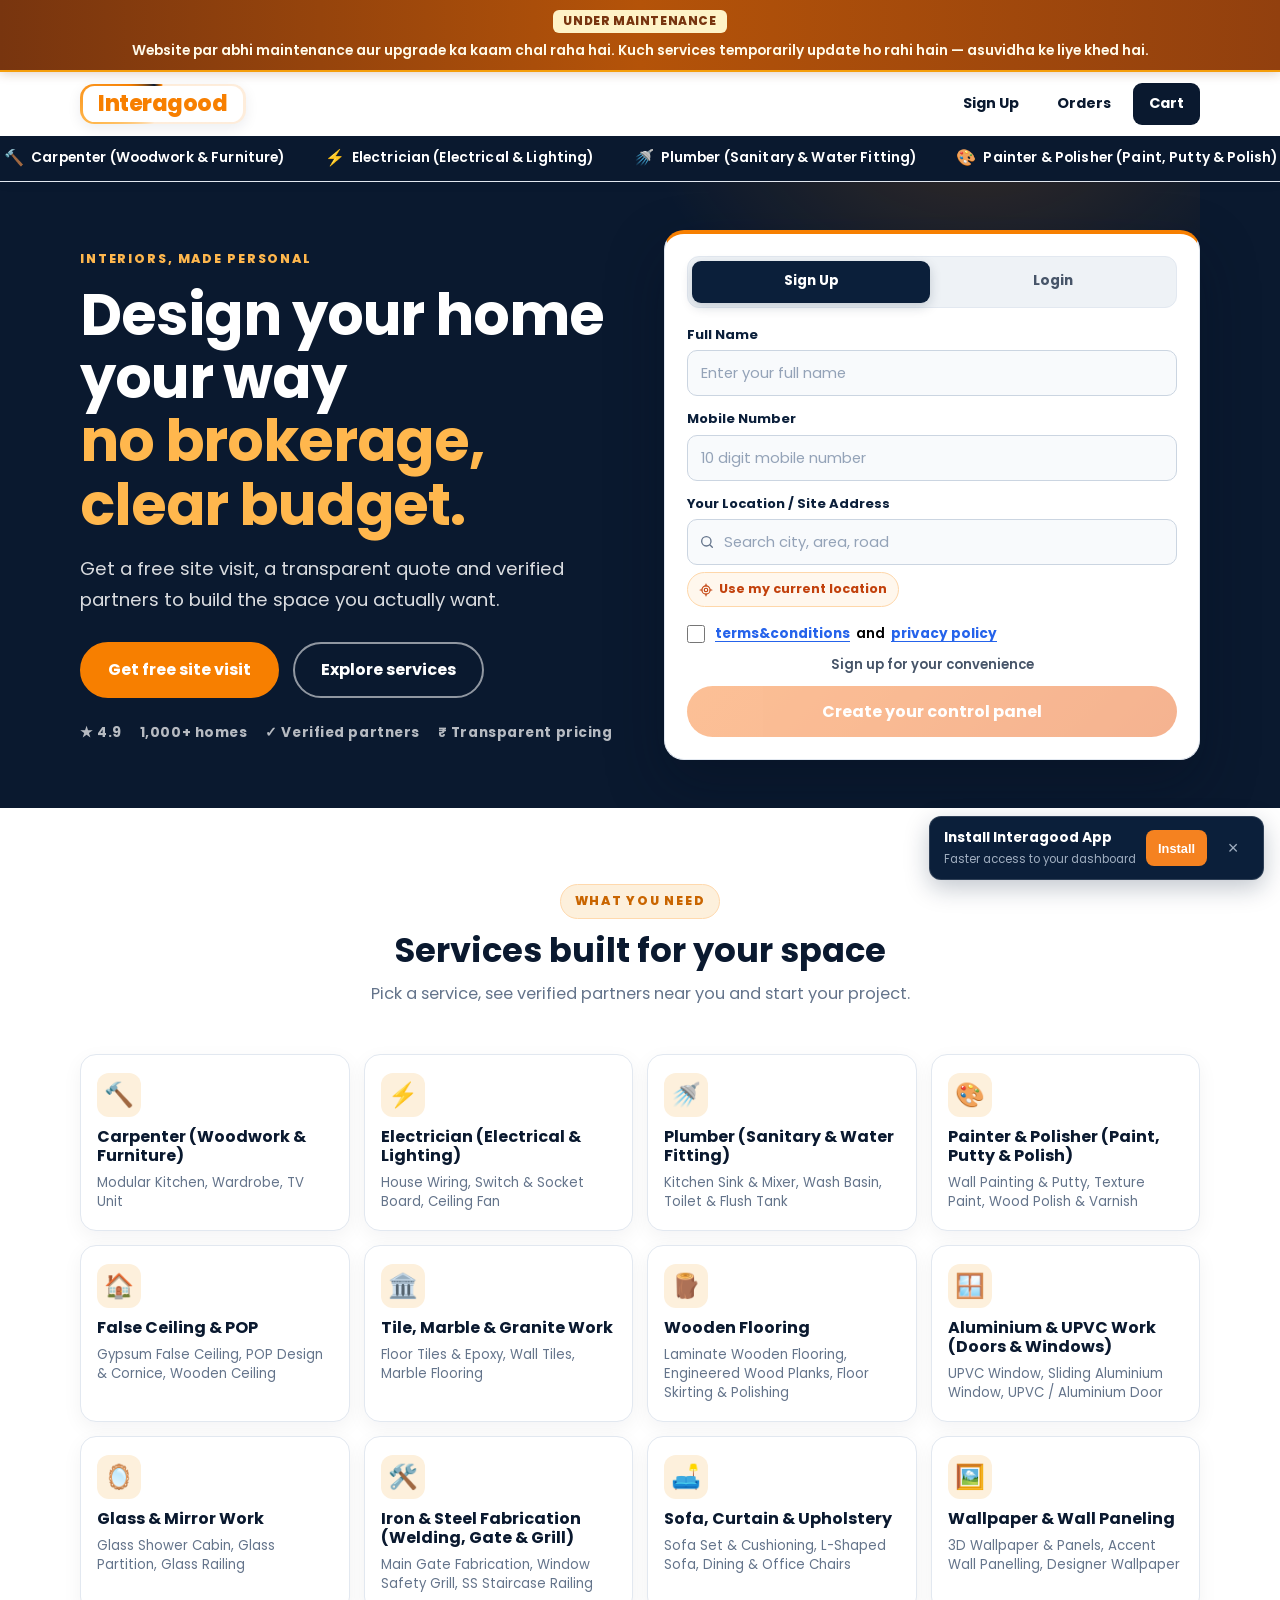
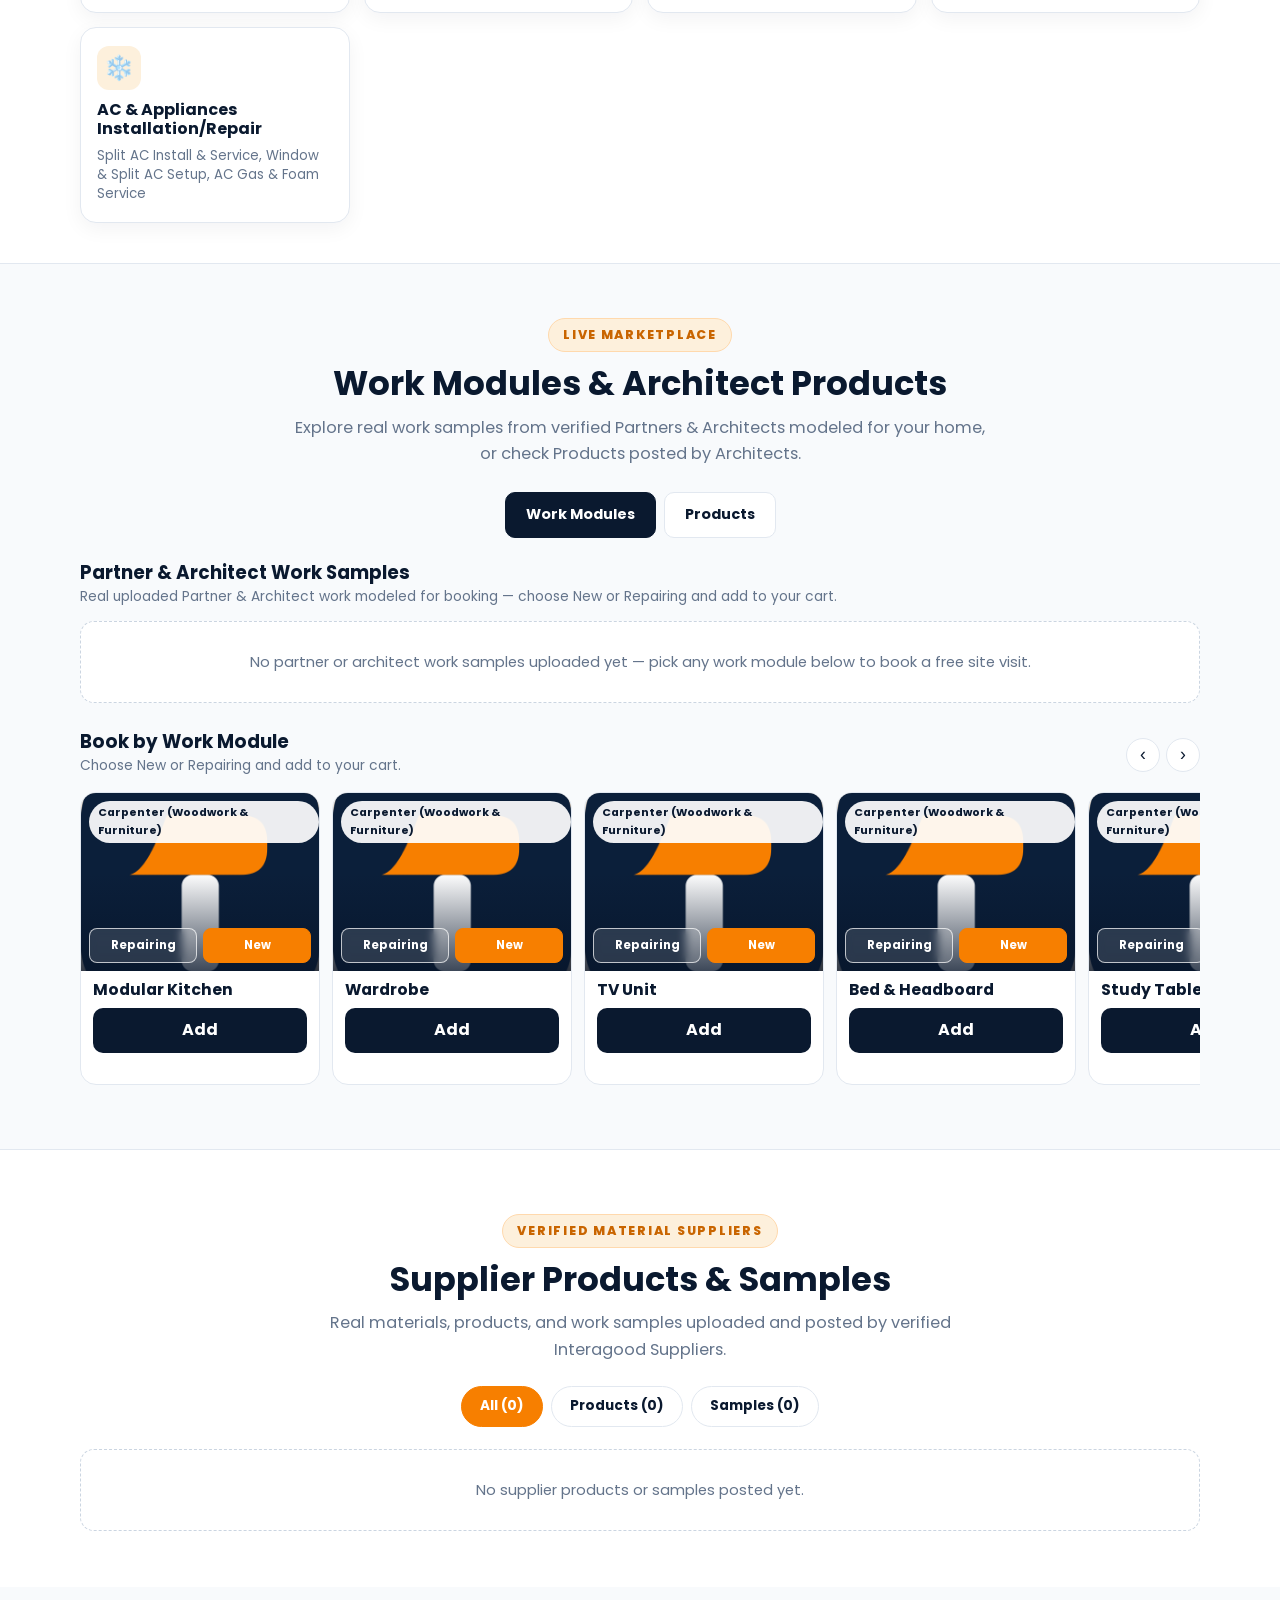
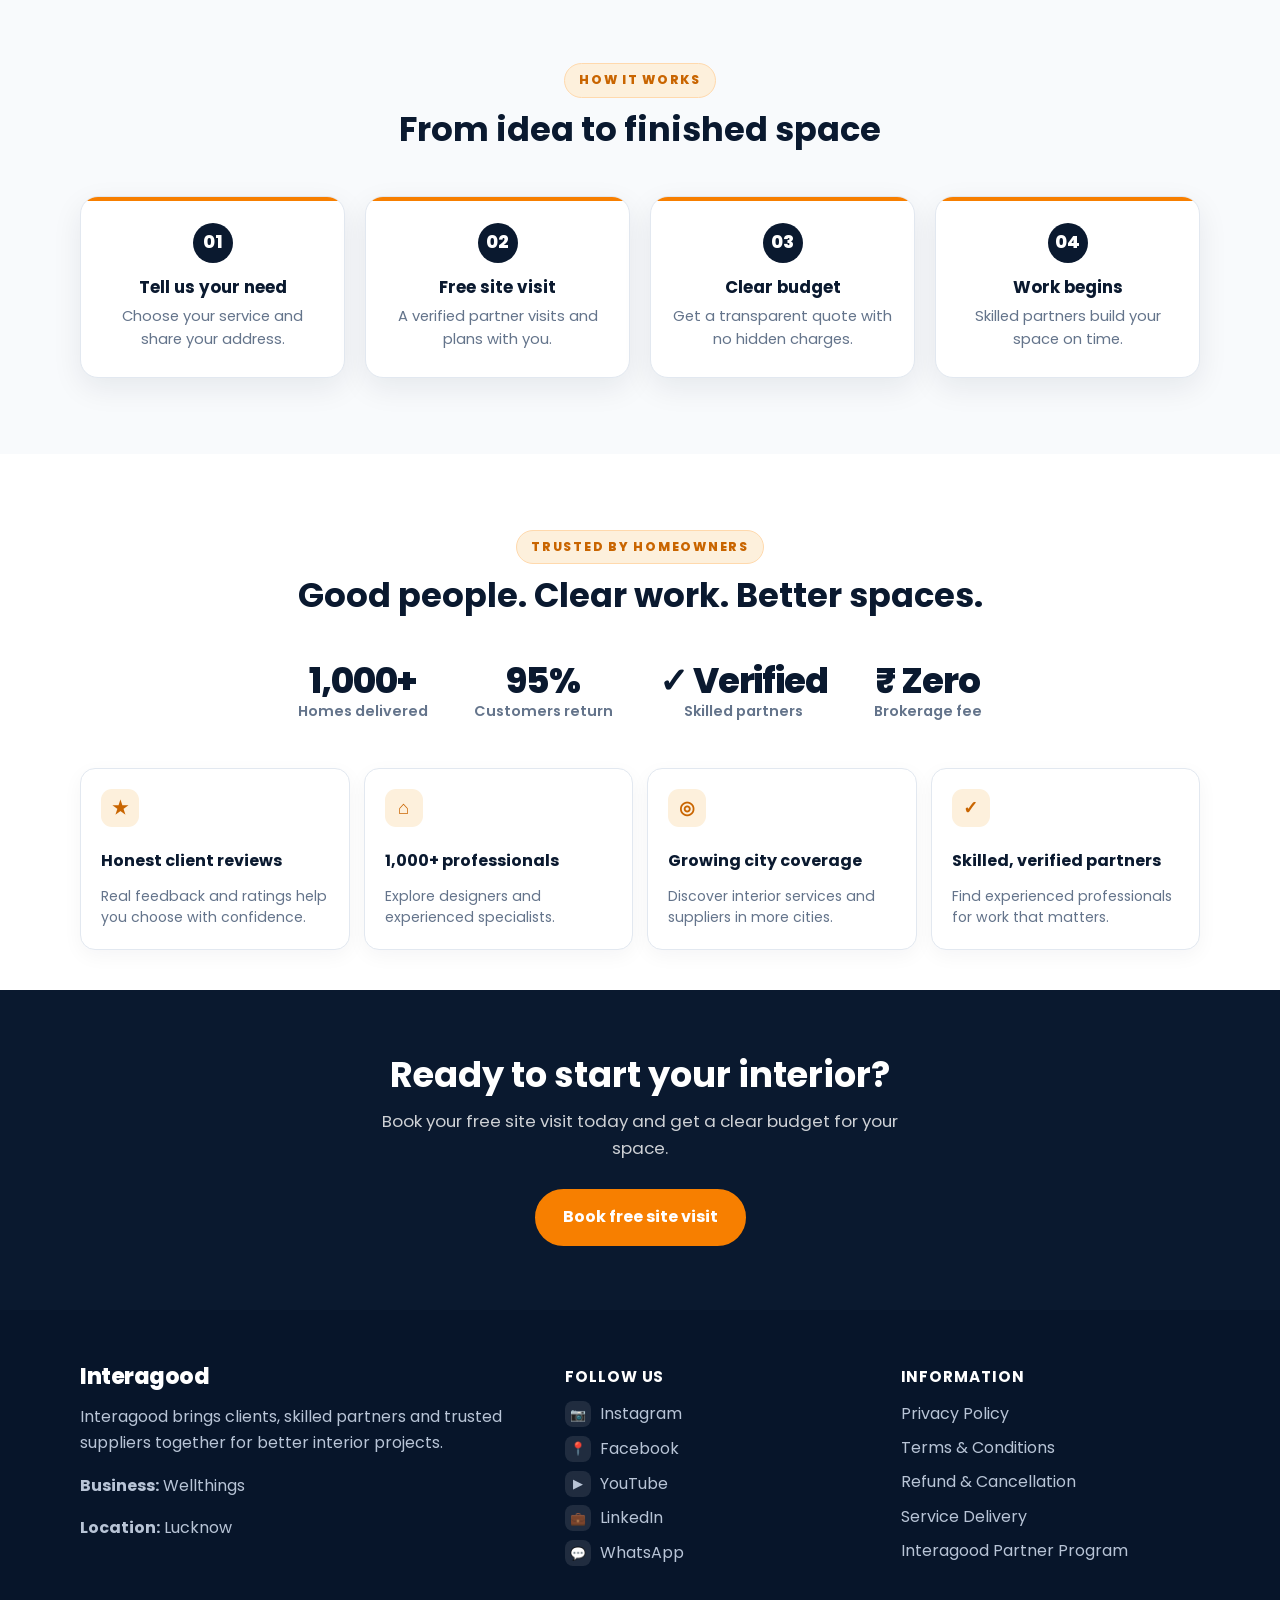
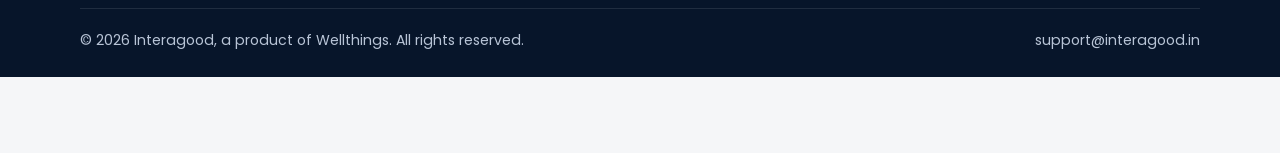
<file: client-dashboard.html>
<!DOCTYPE html>
<html lang="en">
<head>
  <meta charset="UTF-8">
  <meta name="viewport" content="width=device-width, initial-scale=1.0, viewport-fit=cover">
  <title>Client Control Panel | Interagood</title>
  <meta name="description" content="Manage your home interior services, browse live marketplace work modules, track partner orders, cart, profile and e-agreement inside your Interagood control panel.">
  <meta name="theme-color" content="#0a192f">
  <link rel="icon" type="image/png" href="assets/favicon.png">
  <link rel="apple-touch-icon" href="assets/apple-touch-icon.png">
  <link rel="manifest" href="manifest.webmanifest">
  <link rel="preconnect" href="https://fonts.googleapis.com">
  <link rel="preconnect" href="https://fonts.gstatic.com" crossorigin>
  <link href="https://fonts.googleapis.com/css2?family=Poppins:wght@400;600;700;800&display=swap" rel="stylesheet">
  <link rel="stylesheet" href="style.css?v=20261117h">
  <link rel="stylesheet" href="shop.css?v=20261126b">
  <style>
    :root {
      --navy: #0a192f;
      --navy-2: #122645;
      --orange: #f77f00;
      --orange-dark: #c96500;
      --orange-soft: #fff4e5;
      --bg: #f6f8fb;
      --surface: #ffffff;
      --ink: #0f172a;
      --muted: #64748b;
      --line: #e2e8f0;
      --green: #16a34a;
      --amber: #d97706;
      --red: #dc2626;
    }
    * { box-sizing: border-box; }
    [hidden] { display: none !important; }
    body.cd-body {
      margin: 0;
      font-family: 'Poppins', -apple-system, BlinkMacSystemFont, sans-serif;
      background: var(--bg);
      color: var(--ink);
      min-height: 100vh;
      line-height: 1.55;
    }

    /* App Shell: collapsible navigation drawer + fluid responsive workspace + persistent bottom bar */
    .cd-shell {
      display: flex;
      flex-direction: column;
      min-height: 100vh;
    }

    .cd-sidebar {
      position: fixed;
      inset: 0 auto 0 0;
      width: min(280px, 84vw);
      z-index: 70;
      background: #0b1f3a;
      color: #e2e8f0;
      border-right: 1px solid rgba(255, 255, 255, 0.08);
      padding: 20px 14px 24px;
      display: flex;
      flex-direction: column;
      gap: 20px;
      overflow-y: auto;
      transform: translateX(-105%);
      visibility: hidden;
      transition: transform 0.24s cubic-bezier(0.16, 1, 0.3, 1), visibility 0.24s;
      box-shadow: 12px 0 36px rgba(10, 25, 47, 0.32);
    }
    .cd-sidebar.open {
      transform: translateX(0);
      visibility: visible;
    }
    .cd-brand {
      display: flex;
      align-items: center;
      justify-content: space-between;
      padding: 6px 8px;
      border: 0;
      background: transparent;
      font: inherit;
      font-size: 1.3rem;
      font-weight: 800;
      letter-spacing: -0.02em;
      color: var(--orange);
      cursor: pointer;
      text-align: left;
      white-space: nowrap;
    }
    .cd-brand small {
      display: block;
      font-size: 0.68rem;
      font-weight: 600;
      letter-spacing: 0.08em;
      text-transform: uppercase;
      color: #94a3b8;
    }
    .cd-side-close {
      display: inline-grid;
      place-items: center;
      width: 36px;
      height: 36px;
      flex: none;
      border: 1px solid rgba(255, 255, 255, 0.18);
      border-radius: 10px;
      background: rgba(255, 255, 255, 0.08);
      color: #fff;
      font-size: 1.3rem;
      line-height: 1;
      cursor: pointer;
      transition: background 0.15s;
    }
    .cd-side-close:hover { background: rgba(255, 255, 255, 0.16); }
    .cd-side-nav {
      display: grid;
      gap: 6px;
    }
    .cd-nav-btn {
      display: flex;
      align-items: center;
      gap: 10px;
      width: 100%;
      min-height: 46px;
      padding: 10px 12px;
      border: 0;
      border-radius: 10px;
      background: transparent;
      color: #cbd5e1;
      font: inherit;
      font-size: 0.9rem;
      font-weight: 600;
      text-align: left;
      cursor: pointer;
      white-space: nowrap;
      transition: background 0.16s, color 0.16s;
    }
    .cd-nav-btn:hover { background: rgba(255, 255, 255, 0.08); color: #fff; }
    .cd-nav-btn.active { background: var(--orange); color: #fff; font-weight: 700; }
    .cd-nav-btn svg { width: 18px; height: 18px; fill: none; stroke: currentColor; stroke-width: 1.9; stroke-linecap: round; stroke-linejoin: round; flex: none; }
    .cd-nav-count {
      margin-left: auto;
      min-width: 22px;
      height: 22px;
      padding: 0 6px;
      border-radius: 999px;
      background: rgba(255, 255, 255, 0.14);
      color: #fff;
      font-size: 0.74rem;
      font-weight: 700;
      display: inline-flex;
      align-items: center;
      justify-content: center;
      font-variant-numeric: tabular-nums;
    }
    .cd-nav-btn.active .cd-nav-count { background: rgba(11, 31, 58, 0.25); }
    .cd-side-foot {
      margin-top: auto;
      padding-top: 14px;
      border-top: 1px solid rgba(255, 255, 255, 0.12);
      display: grid;
      gap: 8px;
    }
    .cd-logout-btn {
      display: flex;
      align-items: center;
      justify-content: center;
      gap: 8px;
      min-height: 44px;
      padding: 9px 14px;
      border: 1px solid rgba(248, 113, 113, 0.45);
      border-radius: 10px;
      background: rgba(220, 38, 38, 0.16);
      color: #fecaca;
      font: inherit;
      font-size: 0.88rem;
      font-weight: 700;
      cursor: pointer;
      width: 100%;
    }
    .cd-logout-btn:hover { background: rgba(220, 38, 38, 0.28); color: #fff; }
    .cd-logout-btn svg { width: 17px; height: 17px; fill: none; stroke: currentColor; stroke-width: 2; stroke-linecap: round; stroke-linejoin: round; }
    .cd-panel .cd-logout-btn {
      background: #fef2f2;
      color: #b91c1c;
      border-color: #fecaca;
      width: auto;
    }
    .cd-panel .cd-logout-btn:hover { background: #fee2e2; color: #991b1b; }

    .cd-side-backdrop {
      display: none;
      position: fixed;
      inset: 0;
      z-index: 65;
      background: rgba(10, 25, 47, 0.56);
    }
    .cd-side-backdrop.open { display: block; }

    /* Workspace */
    .cd-workspace {
      display: flex;
      flex-direction: column;
      min-width: 0;
      flex: 1;
      overflow-x: clip;
      padding-bottom: 66px;
    }
    .cd-topbar {
      position: sticky;
      top: 0;
      z-index: 30;
      background: rgba(255, 255, 255, 0.96);
      backdrop-filter: blur(8px);
      border-bottom: 1px solid var(--line);
      padding: 10px 22px;
      display: flex;
      align-items: center;
      justify-content: space-between;
      gap: 14px;
      min-height: 58px;
    }
    .cd-top-left {
      display: flex;
      align-items: center;
      gap: 12px;
      min-width: 0;
    }
    .cd-menu-btn {
      display: inline-flex;
      width: 40px;
      height: 40px;
      flex: none;
      border: 1px solid var(--line);
      border-radius: 10px;
      background: #fff;
      color: var(--navy);
      align-items: center;
      justify-content: center;
      cursor: pointer;
      transition: background 0.15s, border-color 0.15s;
    }
    .cd-menu-btn:hover { background: #f8fafc; border-color: #cbd5e1; }
    .cd-menu-btn svg { width: 20px; height: 20px; fill: none; stroke: currentColor; stroke-width: 2.1; stroke-linecap: round; }
    .cd-crumb {
      font-size: 0.74rem;
      color: var(--muted);
      font-weight: 600;
      white-space: nowrap;
      overflow: hidden;
      text-overflow: ellipsis;
    }
    .cd-top-title {
      margin: 0;
      font-size: 1.02rem;
      font-weight: 800;
      color: var(--navy);
      white-space: nowrap;
      overflow: hidden;
      text-overflow: ellipsis;
    }
    .cd-user-chip {
      display: inline-flex;
      align-items: center;
      gap: 8px;
      padding: 6px 12px;
      border: 1px solid var(--line);
      border-radius: 999px;
      background: #f8fafc;
      color: var(--navy);
      font: inherit;
      font-size: 0.8rem;
      font-weight: 700;
      max-width: 250px;
      cursor: pointer;
      white-space: nowrap;
      overflow: hidden;
      text-overflow: ellipsis;
    }
    .cd-user-chip span {
      overflow: hidden;
      text-overflow: ellipsis;
    }
    .cd-user-dot {
      width: 8px;
      height: 8px;
      border-radius: 50%;
      background: var(--green);
      flex: none;
    }

    .cd-main {
      width: 100%;
      min-width: 0;
      flex: 1;
    }

    /* Full website Home View inside Control Panel */
    #cd-home-view { width: 100%; }
    #cd-home-view .hero-inner {
      grid-template-columns: 1fr;
      padding: 46px 0;
      max-width: 780px;
    }
    #cd-home-view .hero h1 { font-size: clamp(1.9rem, 4vw, 3rem); }
    #cd-home-view footer { background: #07152a; color: #b8c4d6; }

    /* Control Panel Tab View (Orders / Cart / Profile / Agreement) */
    #cd-tab-view {
      max-width: 1080px;
      width: 100%;
      margin: 0 auto;
      padding: 22px;
      display: grid;
      gap: 18px;
    }

    .cd-btn {
      display: inline-flex;
      align-items: center;
      justify-content: center;
      gap: 8px;
      min-height: 42px;
      padding: 9px 18px;
      border-radius: 10px;
      border: 1px solid transparent;
      font: inherit;
      font-size: 0.88rem;
      font-weight: 700;
      cursor: pointer;
      text-decoration: none;
      white-space: nowrap;
      transition: background 0.16s, transform 0.16s;
    }
    .cd-btn:active { transform: scale(0.98); }
    .cd-btn.primary { background: var(--orange); color: #fff; }
    .cd-btn.primary:hover { background: var(--orange-dark); }
    .cd-btn.secondary { background: var(--surface); border-color: var(--line); color: var(--navy); }
    .cd-btn.secondary:hover { background: #f8fafc; border-color: #cbd5e1; }
    .cd-btn:disabled { opacity: 0.55; cursor: default; transform: none; }

    .cd-panel {
      background: var(--surface);
      border: 1px solid var(--line);
      border-radius: 16px;
      padding: 20px;
      display: grid;
      gap: 16px;
    }
    .cd-panel-head {
      display: flex;
      flex-wrap: wrap;
      align-items: center;
      justify-content: space-between;
      gap: 12px;
      padding-bottom: 12px;
      border-bottom: 1px solid #f1f5f9;
    }
    .cd-panel-head h2 { margin: 0; font-size: 1.08rem; font-weight: 800; color: var(--navy); }
    .cd-panel-sub { font-size: 0.82rem; color: var(--muted); font-variant-numeric: tabular-nums; }

    .cd-segs {
      display: inline-flex;
      flex-wrap: wrap;
      gap: 4px;
      padding: 4px;
      background: #f1f5f9;
      border-radius: 10px;
    }
    .cd-seg-btn {
      min-height: 36px;
      padding: 6px 12px;
      border: 0;
      border-radius: 7px;
      background: transparent;
      color: #475569;
      font: inherit;
      font-size: 0.82rem;
      font-weight: 700;
      cursor: pointer;
      white-space: nowrap;
      font-variant-numeric: tabular-nums;
    }
    .cd-seg-btn.active { background: var(--surface); color: var(--navy); box-shadow: 0 1px 3px rgba(15, 23, 42, 0.08); }

    .cd-list { display: grid; gap: 12px; }
    .cd-order-row {
      border: 1px solid var(--line);
      border-radius: 12px;
      padding: 16px;
      display: grid;
      gap: 10px;
      background: var(--surface);
    }
    .cd-order-top {
      display: flex;
      flex-wrap: wrap;
      align-items: center;
      justify-content: space-between;
      gap: 10px;
    }
    .cd-order-id { font-size: 0.98rem; font-weight: 800; color: var(--navy); font-variant-numeric: tabular-nums; }
    .cd-order-meta { font-size: 0.82rem; color: var(--muted); font-variant-numeric: tabular-nums; }
    .cd-status-txt { font-size: 0.82rem; font-weight: 700; }
    .cd-status-txt.st-new { color: var(--amber); }
    .cd-status-txt.st-contacted { color: #0284c7; }
    .cd-status-txt.st-closed { color: var(--green); }
    .cd-status-txt.st-cancelled { color: var(--red); }

    .cd-items-table { width: 100%; border-collapse: collapse; font-size: 0.86rem; }
    .cd-items-table th {
      text-align: left;
      font-size: 0.76rem;
      font-weight: 700;
      color: var(--muted);
      padding: 6px 8px;
      border-bottom: 1px solid var(--line);
    }
    .cd-items-table td { padding: 8px; border-bottom: 1px solid #f1f5f9; color: var(--ink); }
    .cd-items-table tr:last-child td { border-bottom: 0; }
    .cd-assigned-box {
      padding: 14px;
      border-radius: 12px;
      background: #f0fdf4;
      border: 1.5px solid #86efac;
      display: grid;
      gap: 10px;
    }
    .cd-assigned-head { font-size: 0.8rem; font-weight: 800; color: #15803d; letter-spacing: 0.04em; text-transform: uppercase; }
    .cd-assigned-notice {
      padding: 14px;
      border-radius: 12px;
      background: #ecfdf5;
      border: 1.5px solid #6ee7b7;
      display: flex;
      flex-wrap: wrap;
      align-items: center;
      justify-content: space-between;
      gap: 12px;
    }
    .cd-assigned-notice-txt { display: grid; gap: 2px; min-width: 200px; flex: 1; }
    .cd-assigned-notice-txt strong { color: #065f46; font-size: 0.92rem; }
    .cd-assigned-notice-txt span { color: #047857; font-size: 0.82rem; font-weight: 600; }
    .cd-pro-card {
      background: #fff;
      border: 1px solid #bbf7d0;
      border-radius: 10px;
      padding: 12px;
      display: flex;
      flex-wrap: wrap;
      align-items: center;
      justify-content: space-between;
      gap: 10px;
    }
    .cd-pro-info { display: grid; gap: 2px; min-width: 180px; flex: 1; }
    .cd-pro-role { display: inline-block; font-size: 0.7rem; font-weight: 800; text-transform: uppercase; letter-spacing: 0.05em; color: #0b1f3a; background: #e0f2fe; padding: 2px 8px; border-radius: 999px; width: fit-content; margin-bottom: 2px; }
    .cd-pro-biz { font-size: 0.96rem; font-weight: 800; color: var(--navy); }
    .cd-pro-uname { font-size: 0.82rem; font-weight: 700; color: #15803d; }
    .cd-pro-work { font-size: 0.78rem; color: #475569; }
    .cd-pro-actions { display: flex; flex-wrap: wrap; gap: 8px; }
    .cd-contact-btn {
      display: inline-flex;
      align-items: center;
      justify-content: center;
      gap: 6px;
      min-height: 40px;
      padding: 8px 14px;
      border-radius: 9px;
      font: inherit;
      font-size: 0.82rem;
      font-weight: 800;
      text-decoration: none;
      cursor: pointer;
      white-space: nowrap;
      border: 1px solid transparent;
    }
    .cd-contact-btn svg { width: 16px; height: 16px; fill: none; stroke: currentColor; stroke-width: 2; stroke-linecap: round; stroke-linejoin: round; flex: none; }
    .cd-contact-btn.call { background: #0b1f3a; color: #fff; }
    .cd-contact-btn.call:hover { background: #16335c; }
    .cd-contact-btn.wa { background: #16a34a; color: #fff; }
    .cd-contact-btn.wa:hover { background: #15803d; }
    .cd-client-box {
      padding: 12px 14px;
      border-radius: 10px;
      background: #f8fafc;
      border: 1px solid var(--line);
      display: grid;
      grid-template-columns: repeat(auto-fit, minmax(170px, 1fr));
      gap: 8px 14px;
    }
    .cd-client-kv { display: grid; gap: 1px; }
    .cd-client-kv span { font-size: 0.72rem; font-weight: 700; text-transform: uppercase; letter-spacing: 0.04em; color: var(--muted); }
    .cd-client-kv strong { font-size: 0.86rem; color: var(--navy); overflow-wrap: anywhere; }
    .cd-order-row.is-highlight { border-color: #16a34a; box-shadow: 0 0 0 3px rgba(22, 163, 74, 0.16); }
    .cd-pro-sub { display: block; font-size: 0.78rem; color: #475569; margin-top: 2px; }
    .cd-cancelled-box {
      padding: 10px 14px;
      border-radius: 10px;
      background: #fef2f2;
      border: 1px solid #fecaca;
      color: #991b1b;
      font-size: 0.84rem;
      font-weight: 700;
    }
    .cd-cancel-row { display: flex; flex-wrap: wrap; align-items: center; justify-content: flex-end; gap: 8px; padding-top: 4px; }
    .cd-cancel-btn {
      min-height: 38px;
      padding: 7px 16px;
      border: 1.5px solid #fca5a5;
      border-radius: 9px;
      background: #fff5f5;
      color: #b91c1c;
      font: inherit;
      font-size: 0.82rem;
      font-weight: 800;
      cursor: pointer;
    }
    .cd-cancel-btn:hover { background: #fee2e2; }
    .cd-cancel-confirm {
      width: 100%;
      padding: 10px 12px;
      border-radius: 10px;
      background: #fff5f5;
      border: 1.5px solid #fca5a5;
      display: flex;
      flex-wrap: wrap;
      align-items: center;
      justify-content: space-between;
      gap: 8px;
      font-size: 0.84rem;
      font-weight: 700;
      color: #991b1b;
    }
    .cd-cancel-confirm-btns { display: flex; gap: 8px; }
    .cd-cancel-confirm-btns button { min-height: 36px; padding: 6px 12px; border-radius: 8px; font: inherit; font-size: 0.8rem; font-weight: 800; cursor: pointer; }
    .cd-cancel-yes { border: 0; background: #dc2626; color: #fff; }
    .cd-cancel-no { border: 1px solid #cbd5e1; background: #fff; color: var(--navy); }

    .cd-cart-row {
      display: flex;
      align-items: center;
      justify-content: space-between;
      gap: 12px;
      padding: 12px 14px;
      border: 1px solid var(--line);
      border-radius: 12px;
      background: var(--surface);
    }
    .cd-cart-info { min-width: 0; display: grid; gap: 2px; }
    .cd-cart-info strong { font-size: 0.94rem; color: var(--navy); }
    .cd-cart-info span { font-size: 0.82rem; color: var(--muted); }
    .cd-rm-btn {
      min-height: 36px;
      padding: 6px 12px;
      border: 1px solid #fecaca;
      border-radius: 8px;
      background: #fef2f2;
      color: #b91c1c;
      font: inherit;
      font-size: 0.8rem;
      font-weight: 700;
      cursor: pointer;
      flex: none;
    }

    .cd-form { display: grid; gap: 14px; max-width: 580px; }
    .cd-field { display: grid; gap: 6px; position: relative; }
    .cd-field label { font-size: 0.84rem; font-weight: 700; color: var(--navy); margin-bottom: 0; }
    .cd-field input {
      width: 100%;
      min-height: 44px;
      margin-bottom: 0;
      padding: 10px 12px;
      border: 1px solid #cbd5e1;
      border-radius: 10px;
      font: inherit;
      font-size: 0.92rem;
      color: var(--ink);
      background: #fff;
    }
    .cd-field input:focus { outline: none; border-color: var(--orange); box-shadow: 0 0 0 3px rgba(247, 127, 0, 0.14); }
    .cd-field input[readonly] { background: #f8fafc; color: var(--muted); }
    .cd-msg { margin: 0; font-size: 0.86rem; font-weight: 600; }
    .cd-msg.err { color: var(--red); }
    .cd-msg.ok { color: var(--green); }

    .cd-empty {
      padding: 28px 18px;
      text-align: center;
      border: 1px dashed #cbd5e1;
      border-radius: 12px;
      color: var(--muted);
      font-size: 0.9rem;
      display: grid;
      justify-items: center;
      gap: 12px;
    }
    .cd-skel {
      height: 76px;
      border-radius: 12px;
      background: linear-gradient(90deg, #f1f5f9 25%, #e2e8f0 50%, #f1f5f9 75%);
      background-size: 200% 100%;
      animation: cdSkel 1.2s ease-in-out infinite;
    }
    @keyframes cdSkel { from { background-position: 200% 0; } to { background-position: -200% 0; } }

    .cd-agreement-body { display: grid; gap: 10px; color: #334155; font-size: 0.92rem; line-height: 1.6; }
    .cd-agreement-body h3 { margin: 8px 0 2px; font-size: 0.98rem; color: var(--navy); }
    .cd-agreement-body p { margin: 0; }

    /* Persistent Bottom Bar (Desktop & Mobile): Home, Orders, Cart, Profile */
    .cd-bottom-nav {
      position: fixed;
      bottom: 0;
      left: 0;
      right: 0;
      z-index: 45;
      height: 64px;
      padding-bottom: env(safe-area-inset-bottom);
      background: rgba(255, 255, 255, 0.97);
      backdrop-filter: blur(10px);
      border-top: 1px solid var(--line);
      box-shadow: 0 -4px 18px rgba(10, 25, 47, 0.06);
      display: grid;
      grid-template-columns: repeat(4, 1fr);
    }
    .cd-mob-tab {
      position: relative;
      border: 0;
      background: transparent;
      color: var(--muted);
      display: flex;
      flex-direction: column;
      align-items: center;
      justify-content: center;
      gap: 3px;
      font: inherit;
      font-size: 0.76rem;
      font-weight: 700;
      cursor: pointer;
      min-height: 44px;
      transition: color 0.15s, background 0.15s;
    }
    .cd-mob-tab:hover { color: var(--navy); background: #f8fafc; }
    .cd-mob-tab svg { width: 21px; height: 21px; fill: none; stroke: currentColor; stroke-width: 1.9; stroke-linecap: round; stroke-linejoin: round; }
    .cd-mob-tab.active { color: var(--orange-dark); }
    .cd-mob-tab.active::after {
      content: "";
      position: absolute;
      top: 0;
      left: 22%;
      right: 22%;
      height: 3px;
      border-radius: 0 0 3px 3px;
      background: var(--orange);
    }
    .cd-tab-badge {
      position: absolute;
      top: 6px;
      margin-left: 22px;
      min-width: 18px;
      height: 18px;
      padding: 0 5px;
      border-radius: 999px;
      background: var(--orange);
      color: #fff;
      font-size: 0.68rem;
      font-weight: 800;
      line-height: 18px;
      text-align: center;
      font-variant-numeric: tabular-nums;
    }
    .cd-tab-badge[hidden] { display: none; }

    @media (max-width: 860px) {
      .cd-topbar { padding: 10px 14px; min-height: 54px; }
      .cd-user-chip { max-width: 155px; padding: 5px 10px; font-size: 0.74rem; }
      .cd-bottom-nav { height: 60px; }
      .cd-workspace { padding-bottom: 62px; }
      #cd-tab-view { padding: 14px 14px 24px; }
      #cd-home-view .hero-inner { padding: 34px 0; text-align: left; }
      #cd-home-view .hero-actions, #cd-home-view .hero-trust { justify-content: flex-start; }
      #cd-home-view .hero p { margin: 0 0 22px; }
      .cd-panel { padding: 16px; }
    }
    @media (max-width: 560px) {
      .cd-panel-head { flex-direction: column; align-items: flex-start; }
      .cd-items-table { font-size: 0.78rem; }
      .cd-items-table th, .cd-items-table td { padding: 6px 4px; }
    }
    @media (prefers-reduced-motion: reduce) {
      .cd-skel { animation: none; }
      .cd-nav-btn, .cd-btn, .cd-sidebar { transition: none; }
    }
  </style>
</head>
<body class="home cd-body">
  <div class="cd-side-backdrop" id="cd-side-backdrop" aria-hidden="true"></div>

  <div class="cd-shell">
    <aside class="cd-sidebar" id="cd-sidebar" aria-label="Control panel navigation drawer" aria-hidden="true">
      <div class="cd-brand">
        <button type="button" class="cd-brand" data-cd-tab="home" style="padding:0;">
          <div>
            Interagood
            <small>Client Control Panel</small>
          </div>
        </button>
        <button type="button" class="cd-side-close" id="cd-side-close" aria-label="Close navigation drawer">&times;</button>
      </div>

      <nav class="cd-side-nav">
        <button type="button" class="cd-nav-btn" data-cd-tab="orders">
          <svg viewBox="0 0 24 24" aria-hidden="true"><path d="M4 7.5L12 3l8 4.5v9L12 21l-8-4.5zM4 7.5l8 4.5 8-4.5M12 12v9"/></svg>
          <span>Order Status</span>
          <span class="cd-nav-count" id="side-orders-count">0</span>
        </button>
        <button type="button" class="cd-nav-btn" data-cd-tab="agreement">
          <svg viewBox="0 0 24 24" aria-hidden="true"><path d="M14 2H6a2 2 0 00-2 2v16a2 2 0 002 2h12a2 2 0 002-2V8z"/><path d="M14 2v6h6M16 13H8M16 17H8M10 9H8"/></svg>
          <span>E-Agreement</span>
        </button>
      </nav>

      <div class="cd-side-foot">
        <button type="button" class="cd-logout-btn" id="side-logout">
          <svg viewBox="0 0 24 24" aria-hidden="true"><path d="M9 21H5a2 2 0 01-2-2V5a2 2 0 012-2h4M16 17l5-5-5-5M21 12H9"/></svg>
          <span>Log Out</span>
        </button>
      </div>
    </aside>

    <div class="cd-workspace">
      <header class="cd-topbar">
        <div class="cd-top-left">
          <button type="button" class="cd-menu-btn" id="cd-menu-toggle" aria-label="Toggle navigation drawer" aria-expanded="false" aria-controls="cd-sidebar">
            <svg viewBox="0 0 24 24" aria-hidden="true"><path d="M4 7h16M4 12h16M4 17h16"/></svg>
          </button>
          <div>
            <div class="cd-crumb" id="cd-crumb">Control Panel / Home</div>
            <h2 class="cd-top-title" id="cd-page-title">Home</h2>
          </div>
        </div>
        <button type="button" class="cd-user-chip" id="cd-user-chip" data-cd-tab="profile" title="Edit profile">
          <i class="cd-user-dot" aria-hidden="true"></i>
          <span id="cd-user-label">My Account</span>
        </button>
      </header>

      <main class="cd-main" id="cd-main">
        <!-- HOME TAB: Full Live Website Content (Without Signup Form & Without Partner Program Footer Link) -->
        <div id="cd-home-view">
          <div class="category-banner" id="category-banner" aria-label="Service categories">
            <div class="banner-track" id="banner-track"></div>
          </div>

          <section class="hero">
            <div class="container hero-inner">
              <div class="hero-text">
                <span class="hero-kicker">Interiors, made personal</span>
                <h1>Design your home your way<br><strong>no brokerage, clear budget.</strong></h1>
                <p>Get a free site visit, a transparent quote and verified partners to build the space you actually want.</p>
                <div class="hero-actions">
                  <a class="btn btn-primary" href="#marketplace">Get free site visit</a>
                  <a class="btn ghost" href="#services" style="border-color:rgba(255,255,255,0.55);color:#fff;">Explore services</a>
                </div>
                <div class="hero-trust">
                  <span>★ 4.9</span><span>1,000+ homes</span><span>✓ Verified partners</span><span>₹ Transparent pricing</span>
                </div>
              </div>
            </div>
          </section>

          <section id="services" class="services">
            <div class="container">
              <div class="section-head">
                <span class="eyebrow">What you need</span>
                <h2>Services built for your space</h2>
                <p>Pick a service, see verified partners near you and start your project.</p>
              </div>
              <div class="service-grid" id="service-grid"></div>
            </div>
          </section>

          <section id="marketplace" class="mkt-section">
            <div class="container">
              <div class="section-head" style="margin-bottom:24px;">
                <span class="eyebrow">Live Marketplace</span>
                <h2>Work Modules &amp; Architect Products</h2>
                <p>Explore real work samples from verified Partners &amp; Architects modeled for your home, or check Products posted by Architects.</p>
              </div>

              <div class="mkt-tabs" role="tablist" aria-label="Marketplace view">
                <button type="button" class="mkt-tab active" data-mkt-tab="catalog" role="tab" aria-selected="true">Work Modules</button>
                <button type="button" class="mkt-tab" data-mkt-tab="products" role="tab" aria-selected="false">Products</button>
              </div>

              <div id="mkt-panel-catalog" class="mkt-panel">
                <div class="ws-block">
                  <div class="browse-head">
                    <div>
                      <h3 style="margin:0;">Partner &amp; Architect Work Samples</h3>
                      <p id="ws-sub" style="margin:2px 0 0;color:var(--muted);font-size:0.86rem;">Real uploaded work modeled for booking — choose New or Repairing and add to your cart.</p>
                    </div>
                    <button type="button" class="btn-clear-filter" id="ws-clear-filter" hidden>Show all categories</button>
                  </div>
                  <div class="ws-grid" id="work-samples-grid"></div>
                  <div class="mkt-empty" id="work-samples-empty" hidden>No partner or architect work samples uploaded yet for this filter.</div>
                </div>

                <div class="browse-head" style="margin-top:28px;">
                  <div>
                    <h3 id="browse-title" style="margin:0;">Book by Work Module</h3>
                    <p id="browse-sub" style="margin:2px 0 0;color:var(--muted);font-size:0.86rem;">Pick a standard module, choose New or Repairing and add to your cart.</p>
                  </div>
                  <div class="swiper-nav"><button type="button" data-swipe="prev" aria-label="Previous">&#8249;</button><button type="button" data-swipe="next" aria-label="Next">&#8250;</button></div>
                </div>
                <div class="swiper" id="browse-strip"></div>
                <p class="browse-empty" id="browse-empty" hidden>No matching work found.</p>
              </div>

              <div id="mkt-panel-products" class="mkt-panel" hidden>
                <div class="browse-head" style="margin-bottom:14px;">
                  <div>
                    <h3 style="margin:0;">Architect Products</h3>
                    <p style="margin:2px 0 0;color:var(--muted);font-size:0.86rem;">Material-included designs and products posted directly by verified Architects.</p>
                  </div>
                </div>
                <div class="arch-grid" id="arch-posts-grid"></div>
                <div class="mkt-empty" id="arch-posts-empty" hidden>No architect products posted yet. Check Work Modules or Supplier Showcase below.</div>
              </div>
            </div>
          </section>

          <section id="supplier-showcase" class="sup-showcase-section">
            <div class="container">
              <div class="section-head" style="margin-bottom:22px;">
                <span class="eyebrow">Verified Material Suppliers</span>
                <h2>Supplier Products &amp; Samples</h2>
                <p>Real materials, products, and work samples uploaded and posted by verified Interagood Suppliers.</p>
              </div>
              <div class="sup-filter-row" role="tablist" aria-label="Supplier filter">
                <button type="button" class="sup-filter-btn active" data-sup-filter="all" role="tab" aria-selected="true">All <span id="sup-count-all"></span></button>
                <button type="button" class="sup-filter-btn" data-sup-filter="product" role="tab" aria-selected="false">Products <span id="sup-count-prod"></span></button>
                <button type="button" class="sup-filter-btn" data-sup-filter="sample" role="tab" aria-selected="false">Samples <span id="sup-count-smp"></span></button>
              </div>
              <div class="amz-grid" id="supplier-showcase-grid"></div>
              <div class="mkt-empty" id="supplier-showcase-empty" hidden>No supplier products or samples posted yet.</div>
            </div>
          </section>

          <section class="how-it-works alt">
            <div class="container">
              <div class="section-head center">
                <span class="eyebrow">How it works</span>
                <h2>From idea to finished space</h2>
              </div>
              <div class="steps-grid">
                <div class="step-card">
                  <span class="step-num">01</span>
                  <h3>Tell us your need</h3>
                  <p>Choose your service and share your address.</p>
                </div>
                <div class="step-card">
                  <span class="step-num">02</span>
                  <h3>Free site visit</h3>
                  <p>A verified partner visits and plans with you.</p>
                </div>
                <div class="step-card">
                  <span class="step-num">03</span>
                  <h3>Clear budget</h3>
                  <p>Get a transparent quote with no hidden charges.</p>
                </div>
                <div class="step-card">
                  <span class="step-num">04</span>
                  <h3>Work begins</h3>
                  <p>Skilled partners build your space on time.</p>
                </div>
              </div>
            </div>
          </section>

          <section class="trust">
            <div class="container">
              <div class="section-head center">
                <span class="eyebrow">Trusted by homeowners</span>
                <h2>Good people. Clear work. Better spaces.</h2>
              </div>
              <div class="trust-stats">
                <div class="stat"><strong>1,000+</strong><span>Homes delivered</span></div>
                <div class="stat"><strong>95%</strong><span>Customers return</span></div>
                <div class="stat"><strong>✓ Verified</strong><span>Skilled partners</span></div>
                <div class="stat"><strong>₹ Zero</strong><span>Brokerage fee</span></div>
              </div>
              <div class="trust-grid">
                <article class="trust-card"><span class="trust-icon">★</span><h3>Honest client reviews</h3><p>Real feedback and ratings help you choose with confidence.</p></article>
                <article class="trust-card"><span class="trust-icon">⌂</span><h3>1,000+ professionals</h3><p>Explore designers and experienced specialists.</p></article>
                <article class="trust-card"><span class="trust-icon">◎</span><h3>Growing city coverage</h3><p>Discover interior services and suppliers in more cities.</p></article>
                <article class="trust-card"><span class="trust-icon">✓</span><h3>Skilled, verified partners</h3><p>Find experienced professionals for work that matters.</p></article>
              </div>
            </div>
          </section>

          <section class="cta">
            <div class="container cta-inner">
              <div>
                <h2>Ready to start your interior?</h2>
                <p>Book your free site visit today and get a clear budget for your space.</p>
              </div>
              <a class="btn btn-primary" href="#services">Book free site visit</a>
            </div>
          </section>

          <footer>
            <div class="container">
              <div class="foot-grid">
                <div class="foot-about">
                  <a class="brand brand-footer" href="#cd-home-view" aria-label="Interagood home"><span class="brand-name">Interagood</span></a>
                  <p>Interagood brings clients, skilled partners and trusted suppliers together for better interior projects.</p>
                  <p><strong>Business:</strong> <span data-company>Wellthings</span></p>
                  <p data-address-row><strong>Location:</strong> <span data-address></span></p>
                </div>
                <div>
                  <h4>Follow us</h4>
                  <ul class="social-list">
                    <li><a data-social="instagram" style="--c:#e1306c"><i>&#128247;</i>Instagram</a></li>
                    <li><a data-social="facebook" style="--c:#1877f2"><i>&#128205;</i>Facebook</a></li>
                    <li><a data-social="youtube" style="--c:#ff0000"><i>&#9654;</i>YouTube</a></li>
                    <li><a data-social="linkedin" style="--c:#0a66c2"><i>&#128188;</i>LinkedIn</a></li>
                    <li><a data-social="whatsapp" style="--c:#25d366"><i>&#128172;</i>WhatsApp</a></li>
                  </ul>
                </div>
                <div>
                  <h4>Information</h4>
                  <ul>
                    <li><a href="privacy.html">Privacy Policy</a></li>
                    <li><a href="terms.html">Terms &amp; Conditions</a></li>
                    <li><a href="refund.html">Refund &amp; Cancellation</a></li>
                    <li><a href="shipping.html">Service Delivery</a></li>
                  </ul>
                </div>
              </div>
              <div class="copy">
                <span>&copy; <span data-year>2026</span> Interagood, a product of <span data-company>Wellthings</span>. All rights reserved.</span>
                <span><a data-email href="mailto:support@interagood.in">support@interagood.in</a></span>
              </div>
            </div>
          </footer>
        </div>

        <!-- TAB VIEWS: Orders / Cart / Profile / E-Agreement -->
        <div id="cd-tab-view" hidden></div>
      </main>
    </div>
  </div>

  <!-- Persistent Bottom Bar (Desktop & Mobile): Home, Orders, Cart, Profile -->
  <nav class="cd-bottom-nav" aria-label="Primary control panel navigation">
    <button type="button" class="cd-mob-tab active" data-cd-tab="home">
      <svg viewBox="0 0 24 24" aria-hidden="true"><path d="M3 11.5L12 4l9 7.5M5.5 10v10h13V10M10 20v-5.5h4V20"/></svg>
      <span>Home</span>
    </button>
    <button type="button" class="cd-mob-tab" data-cd-tab="orders">
      <svg viewBox="0 0 24 24" aria-hidden="true"><path d="M4 7.5L12 3l8 4.5v9L12 21l-8-4.5zM4 7.5l8 4.5 8-4.5M12 12v9"/></svg>
      <span class="cd-tab-badge" id="bottom-orders-count" hidden>0</span>
      <span>Orders</span>
    </button>
    <button type="button" class="cd-mob-tab" data-cd-tab="cart">
      <svg viewBox="0 0 24 24" aria-hidden="true"><circle cx="9" cy="20" r="1.5"/><circle cx="18" cy="20" r="1.5"/><path d="M2 3h3l2.2 11.2a2 2 0 002 1.6h9.6a2 2 0 002-1.5L22 7H6.2"/></svg>
      <span class="cd-tab-badge" id="bottom-cart-count" hidden>0</span>
      <span>Cart</span>
    </button>
    <button type="button" class="cd-mob-tab" data-cd-tab="profile">
      <svg viewBox="0 0 24 24" aria-hidden="true"><circle cx="12" cy="8" r="4"/><path d="M4.5 20.5c1-4 4-5.5 7.5-5.5s6.5 1.5 7.5 5.5"/></svg>
      <span>Profile</span>
    </button>
  </nav>

  <script src="config.js?v=20261127a"></script>
  <script src="catalog.js?v=20261117a"></script>
  <script src="geo.js?v=2"></script>
  <script src="pwa.js?v=20261127a"></script>
  <script src="cart.js?v=20261126a"></script>
  <script src="app.js?v=20261106-a"></script>
  <script src="browse.js?v=20261126c"></script>
  <script src="gallery.js?v=20261117f"></script>
  <script src="client-dashboard.js?v=20261127a"></script>
</body>
</html>
</file>
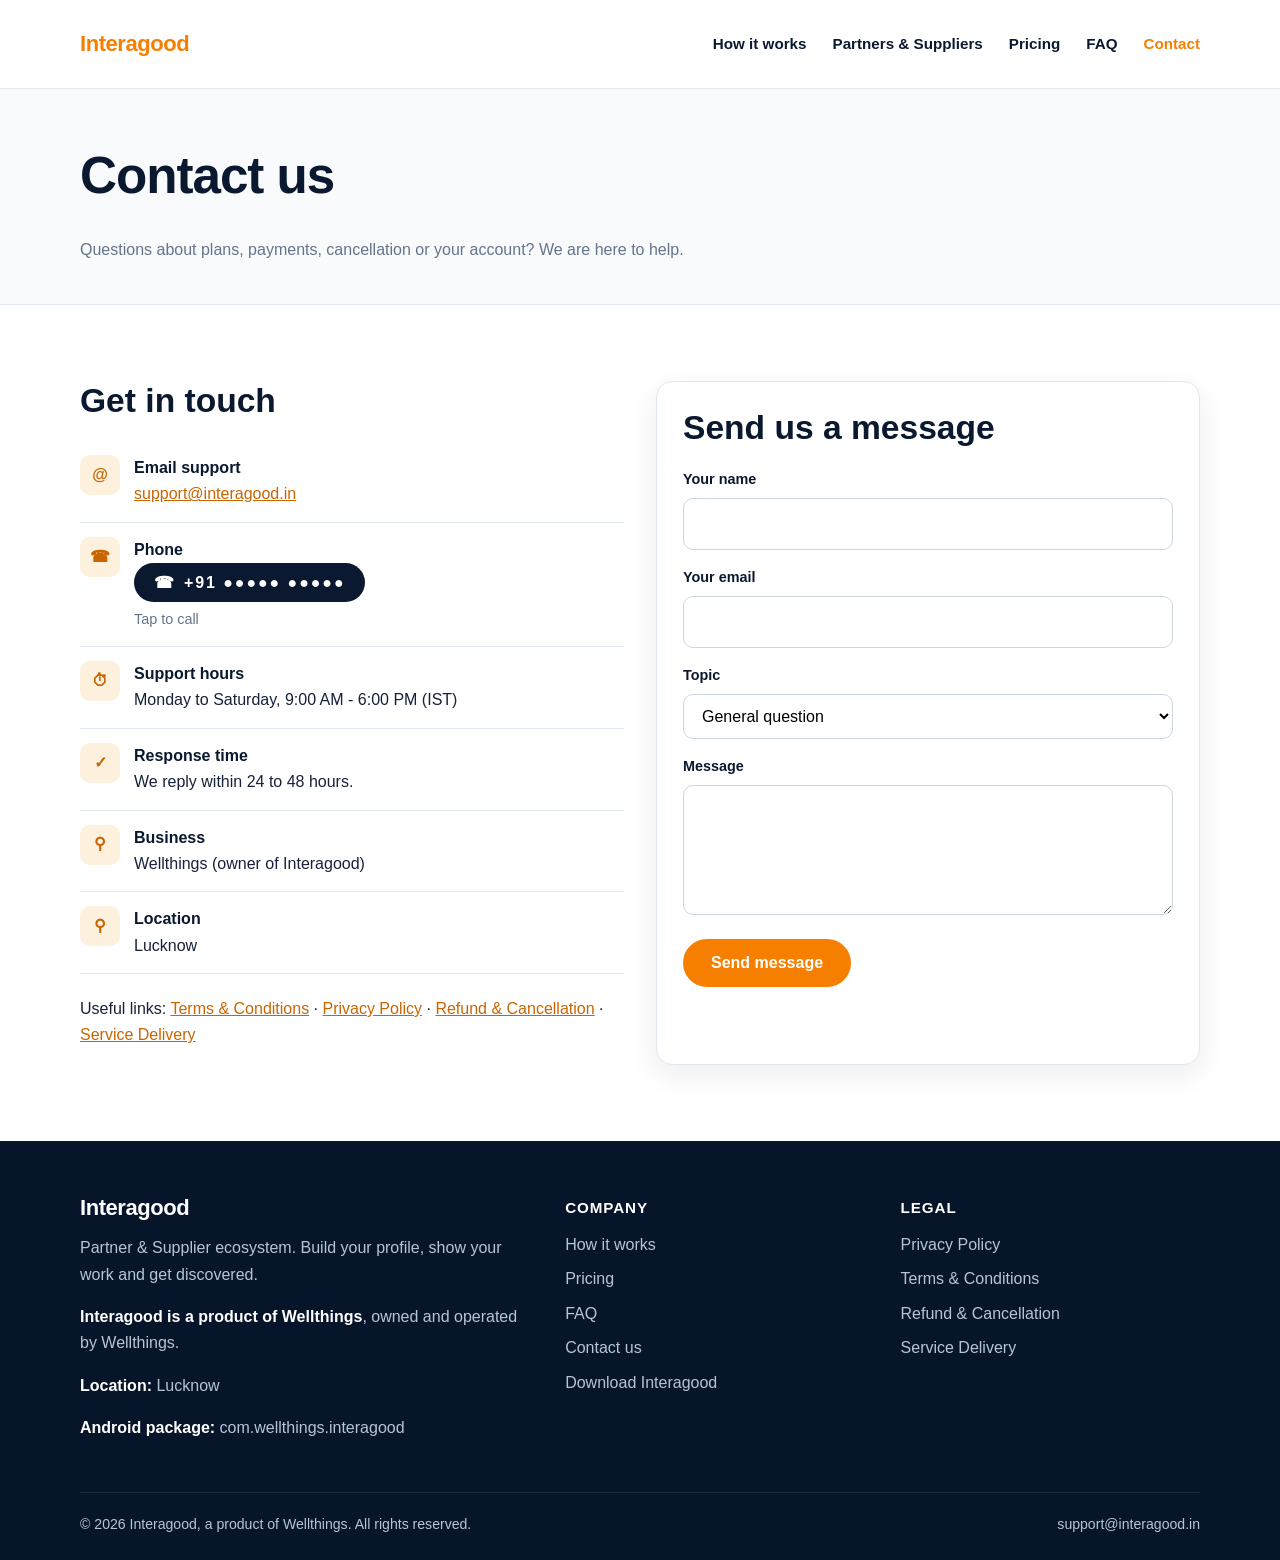
<file: contact.html>
<!DOCTYPE html>
<html lang="en">
<head>
  <meta charset="UTF-8">
  <meta name="viewport" content="width=device-width, initial-scale=1.0">
  <title>Contact Us | Interagood</title>
  <meta name="description" content="Contact the Interagood support team by email or phone. We reply within 24 to 48 hours, Monday to Saturday.">
  <meta name="theme-color" content="#0b1f3a">
  <link rel="icon" type="image/png" href="assets/favicon.png">
  <link rel="apple-touch-icon" href="assets/favicon.png">
  <link rel="stylesheet" href="style.css?v=20261102c">
</head>
<body>
  <header class="nav">
    <div class="container nav-inner">
      <a class="brand" href="index.html" aria-label="Interagood home">
        <span class="brand-name">Interagood</span>
      </a>
      <button class="menu-btn" aria-label="Menu" aria-expanded="false"><span></span><span></span><span></span></button>
      <nav class="nav-links">
        <a href="index.html#how">How it works</a>
        <a href="index.html#roles">Partners &amp; Suppliers</a>
        <a href="index.html#pricing">Pricing</a>
        <a href="index.html#faq">FAQ</a>
        <a href="contact.html">Contact</a>
      </nav>
    </div>
  </header>

  <main>
    <section class="page-head">
      <div class="container">
        <h1>Contact us</h1>
        <p>Questions about plans, payments, cancellation or your account? We are here to help.</p>
      </div>
    </section>

    <section class="section">
      <div class="container contact-grid">
        <div>
          <h2>Get in touch</h2>
          <ul class="info-list">
            <li>
              <span class="icon">@</span>
              <div><strong>Email support</strong><a data-email href="mailto:support@interagood.in">support@interagood.in</a></div>
            </li>
            <li>
              <span class="icon">&#9742;</span>
              <div>
                <strong>Phone</strong>
                <button type="button" class="call-btn" data-call aria-label="Call Interagood support"><span aria-hidden="true">&#9742;</span><span class="mask">+91 &#9679;&#9679;&#9679;&#9679;&#9679; &#9679;&#9679;&#9679;&#9679;&#9679;</span></button>
                <div class="fine" style="text-align:left;margin:6px 0 0">Tap to call</div>
              </div>
            </li>
            <li>
              <span class="icon">&#9201;</span>
              <div><strong>Support hours</strong><span data-hours>Monday to Saturday, 9:00 AM - 6:00 PM (IST)</span></div>
            </li>
            <li>
              <span class="icon">&#10003;</span>
              <div><strong>Response time</strong>We reply <span data-response>within 24 to 48 hours</span>.</div>
            </li>
            <li data-address-row>
              <span class="icon">&#9906;</span>
              <div><strong>Business</strong><span><span data-company>Wellthings</span> (owner of Interagood)</span></div>
            </li>
            <li data-address-row>
              <span class="icon">&#9906;</span>
              <div><strong>Location</strong><span data-address></span></div>
            </li>
          </ul>
          <p style="margin-top:22px">Useful links: <a href="terms.html">Terms &amp; Conditions</a> &middot; <a href="privacy.html">Privacy Policy</a> &middot; <a href="refund.html">Refund &amp; Cancellation</a> &middot; <a href="shipping.html">Service Delivery</a></p>
        </div>

        <form class="contact" id="contact-form" novalidate>
          <h2>Send us a message</h2>
          <label for="name">Your name</label>
          <input id="name" name="name" type="text" autocomplete="name" required>
          <label for="email">Your email</label>
          <input id="email" name="email" type="email" autocomplete="email" required>
          <label for="topic">Topic</label>
          <select id="topic" name="topic">
            <option>General question</option>
            <option>Partner plan</option>
            <option>Supplier plan</option>
            <option>Payment or subscription</option>
            <option>Cancellation or refund</option>
            <option>Account deletion or data request</option>
          </select>
          <label for="message">Message</label>
          <textarea id="message" name="message" required></textarea>
          <button class="btn" type="submit">Send message</button>
          <p class="form-msg" role="status"></p>
        </form>
      </div>
    </section>
  </main>

  <footer>
    <div class="container">
      <div class="foot-grid">
        <div>
          <a class="brand brand-footer" href="index.html" aria-label="Interagood home">
            <span class="brand-name">Interagood</span>
          </a>
          <p>Partner &amp; Supplier ecosystem. Build your profile, show your work and get discovered.</p>
          <p><strong style="color:#fff">Interagood is a product of <span data-company>Wellthings</span></strong>, owned and operated by <span data-company>Wellthings</span>.</p>
          <p data-address-row><strong style="color:#fff">Location:</strong> <span data-address></span></p>
          <p><strong style="color:#fff">Android package:</strong> <span data-package>com.wellthings.interagood</span></p>
        </div>
        <div>
          <h4>Company</h4>
          <ul>
            <li><a href="index.html#how">How it works</a></li>
            <li><a href="index.html#pricing">Pricing</a></li>
            <li><a href="index.html#faq">FAQ</a></li>
            <li><a href="contact.html">Contact us</a></li>
            <li><a data-app-link data-live="Download Interagood">Download Interagood</a></li>
          </ul>
        </div>
        <div>
          <h4>Legal</h4>
          <ul>
            <li><a href="privacy.html">Privacy Policy</a></li>
            <li><a href="terms.html">Terms &amp; Conditions</a></li>
            <li><a href="refund.html">Refund &amp; Cancellation</a></li>
            <li><a href="shipping.html">Service Delivery</a></li>
          </ul>
        </div>
      </div>
      <div class="copy">
        <span>&copy; <span data-year>2026</span> Interagood, a product of <span data-company>Wellthings</span>. All rights reserved.</span>
        <span><a data-email href="mailto:support@interagood.in">support@interagood.in</a></span>
      </div>
    </div>
  </footer>

  <script src="config.js?v=20261102c"></script>
  <script src="app.js?v=20261102c"></script>
</body>
</html>
</file>
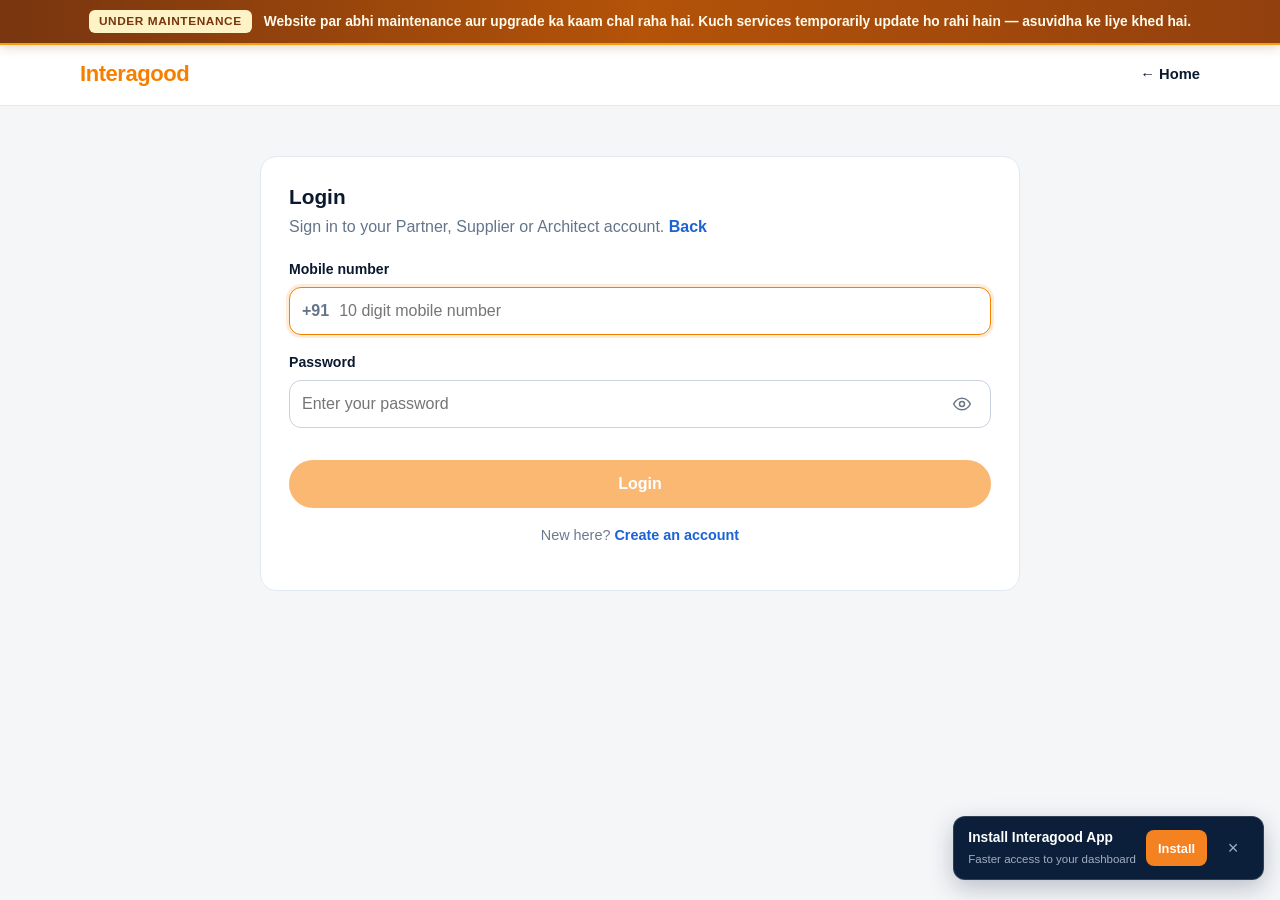
<file: dashboard.html>
<!DOCTYPE html>
<html lang="en">
<head>
  <meta charset="UTF-8">
  <meta name="viewport" content="width=device-width, initial-scale=1.0, viewport-fit=cover">
  <title>Interagood | App Dashboard</title>
  <meta name="theme-color" content="#0b1f3a">
  <link rel="icon" type="image/png" href="assets/favicon.png">
  <link rel="apple-touch-icon" href="assets/apple-touch-icon.png">
  <link rel="manifest" href="manifest.webmanifest">
  <meta name="mobile-web-app-capable" content="yes">
  <meta name="apple-mobile-web-app-capable" content="yes">
  <link rel="stylesheet" href="style.css?v=20261111-a">
  <link rel="stylesheet" href="partner.css?v=20261114a">
  <style>
    :root { --app-bg: #f3f5f8; --app-card: #ffffff; --app-line: #e2e8f0; --app-navy: #0b1f3a; --app-orange: #f58220; --app-green: #1f9d55; }
    * { box-sizing: border-box; }
    body.app-body { margin: 0; background: var(--app-bg); color: #0f172a; font-family: inherit; min-height: 100vh; padding-bottom: 84px; }

    /* Sticky Top App Header: Left Address · Right Online Toggle */
    .app-topbar { position: sticky; top: 0; z-index: 40; background: rgba(255, 255, 255, 0.94); backdrop-filter: blur(10px); border-bottom: 1px solid var(--app-line); }
    .app-topbar-inner { max-width: 960px; margin: 0 auto; padding: 10px 16px; display: flex; align-items: center; justify-content: space-between; gap: 12px; min-height: 58px; }
    .app-addr-box { display: flex; align-items: center; gap: 10px; min-width: 0; flex: 1; }
    .app-pin-ic { width: 36px; height: 36px; border-radius: 10px; background: #fff3e6; color: #c76200; display: grid; place-items: center; flex: none; }
    .app-pin-ic svg { width: 19px; height: 19px; fill: none; stroke: currentColor; stroke-width: 2; stroke-linecap: round; stroke-linejoin: round; }
    .app-addr-txt { min-width: 0; }
    .app-addr-kicker { font-size: 0.72rem; font-weight: 700; color: #64748b; text-transform: uppercase; letter-spacing: 0.04em; line-height: 1.1; }
    .app-addr-val { font-size: 0.9rem; font-weight: 700; color: var(--app-navy); overflow: hidden; text-overflow: ellipsis; white-space: nowrap; }

    .app-online-wrap { display: flex; align-items: center; gap: 8px; flex: none; min-height: 44px; }
    .app-online-txt { font-size: 0.84rem; font-weight: 800; }
    .app-online-txt.on { color: var(--app-green); }
    .app-online-txt.off { color: #64748b; }

    /* App Shell Content Container */
    .app-main { max-width: 960px; margin: 0 auto; padding: 16px 16px 28px; display: grid; gap: 14px; }

    /* Billing Card */
    .bill-card { background: var(--app-navy); color: #fff; border-radius: 18px; padding: 18px; display: flex; flex-wrap: wrap; align-items: center; justify-content: space-between; gap: 14px; }
    .bill-info { min-width: 200px; flex: 1; }
    .bill-title-row { display: flex; align-items: center; gap: 8px; margin-bottom: 6px; font-size: 0.84rem; color: #cbd5e1; font-weight: 600; }
    .bill-status-main { font-size: 1.15rem; font-weight: 800; color: #fff; margin: 0 0 4px; }
    .bill-next-date { font-size: 0.84rem; color: #94a3b8; font-variant-numeric: tabular-nums; }
    .bill-action-btn { min-height: 44px; padding: 10px 18px; border-radius: 12px; border: 0; font: inherit; font-size: 0.88rem; font-weight: 800; cursor: pointer; display: inline-flex; align-items: center; gap: 8px; white-space: nowrap; transition: transform 0.15s, background 0.15s; }
    .bill-action-btn.is-active { background: #1f9d55; color: #fff; }
    .bill-action-btn.is-pay-live { background: #f58220; color: #fff; box-shadow: 0 4px 14px rgba(245, 130, 32, 0.35); }
    .bill-action-btn:active { transform: scale(0.97); }

    /* Daily Upload Countdown Grid */
    .limit-grid { display: grid; grid-template-columns: repeat(2, minmax(0, 1fr)); gap: 12px; }
    .limit-card { background: var(--app-card); border: 1px solid var(--app-line); border-radius: 16px; padding: 14px 16px; min-width: 0; }
    .limit-top { display: flex; align-items: baseline; justify-content: space-between; gap: 6px; margin-bottom: 6px; }
    .limit-title { font-size: 0.8rem; font-weight: 700; color: #475569; }
    .limit-count { font-size: 1.08rem; font-weight: 800; color: var(--app-navy); font-variant-numeric: tabular-nums; white-space: nowrap; }
    @media (max-width: 560px) {
      .limit-grid { gap: 8px; }
      .limit-card { padding: 12px; }
      .limit-title { font-size: 0.72rem; }
      .limit-count { font-size: 0.94rem; }
    }
    .limit-sub { font-size: 0.78rem; color: #64748b; margin-top: 6px; font-variant-numeric: tabular-nums; }
    .quota-bar { height: 7px; background: #e2e8f0; border-radius: 999px; overflow: hidden; }
    .quota-fill { height: 100%; background: var(--app-green); transition: width 0.25s; }
    .quota-fill.full { background: #dc2626; }

    /* Two Primary CTA Buttons: List Product & Upload Samples */
    .cta-pair { display: grid; grid-template-columns: repeat(2, 1fr); gap: 12px; }
    .app-cta-btn { min-height: 50px; border-radius: 14px; border: 1.5px solid transparent; font: inherit; font-size: 0.94rem; font-weight: 800; cursor: pointer; display: flex; align-items: center; justify-content: center; gap: 8px; transition: transform 0.15s; white-space: nowrap; }
    .app-cta-btn:active { transform: scale(0.98); }
    .app-cta-btn.primary { background: var(--app-orange); color: #fff; }
    .app-cta-btn.secondary { background: #fff; border-color: var(--app-navy); color: var(--app-navy); }

    /* Feed Sections */
    .app-section { background: var(--app-card); border: 1px solid var(--app-line); border-radius: 16px; padding: 16px; }
    .app-sec-head { display: flex; align-items: center; justify-content: space-between; gap: 10px; margin-bottom: 12px; }
    .app-sec-head h2 { margin: 0; font-size: 1.05rem; color: var(--app-navy); }
    .app-sec-meta { font-size: 0.8rem; color: #64748b; font-variant-numeric: tabular-nums; }
    .app-items-grid { display: grid; grid-template-columns: repeat(auto-fill, minmax(240px, 1fr)); gap: 14px; }
    .app-item-card { border: 1px solid var(--app-line); border-radius: 18px; overflow: hidden; background: #fff; display: flex; flex-direction: column; box-shadow: 0 2px 8px rgba(15, 23, 42, 0.07); }
    .app-item-media { width: 100%; aspect-ratio: 16 / 10; background: #eef2f7; overflow: hidden; }
    .app-item-media img, .app-item-media video { width: 100%; height: 100%; object-fit: cover; display: block; }
    .app-item-body { padding: 12px; display: flex; flex-direction: column; gap: 8px; flex: 1; }
    .app-item-head { display: flex; align-items: baseline; justify-content: space-between; gap: 8px; }
    .app-item-title { margin: 0; font-size: 1rem; font-weight: 800; color: var(--app-navy); line-height: 1.3; overflow-wrap: anywhere; }
    .app-item-measure { flex: none; font-size: 0.76rem; font-weight: 700; color: #64748b; background: #f1f5f9; border-radius: 999px; padding: 2px 8px; }
    .app-item-pricebox { align-self: flex-start; background: #fff7ed; border: 1px solid #fed7aa; color: #b45309; border-radius: 10px; padding: 6px 12px; font-size: 1.02rem; font-weight: 800; font-variant-numeric: tabular-nums; }
    .app-item-expected { font-size: 0.8rem; font-weight: 700; color: #15803d; }
    .app-item-desc { font-size: 0.84rem; color: #475569; line-height: 1.45; overflow-wrap: anywhere; }
    .app-item-desc.clamp { display: -webkit-box; -webkit-line-clamp: 2; -webkit-box-orient: vertical; overflow: hidden; }
    .app-item-more { align-self: flex-start; border: 0; background: transparent; color: var(--app-orange); font: inherit; font-size: 0.8rem; font-weight: 800; cursor: pointer; padding: 0; }
    .app-item-foot { margin-top: auto; padding-top: 4px; }
    .item-del-btn { width: 100%; min-height: 38px; padding: 8px 12px; border: 1px solid #fecaca; background: #fef2f2; color: #b91c1c; border-radius: 9px; font: inherit; font-size: 0.8rem; font-weight: 700; cursor: pointer; }
    .app-empty { text-align: center; padding: 26px 16px; color: #64748b; font-size: 0.9rem; }

    /* Orders Segmented Filter + Order Cards */
    .order-segs { display: grid; grid-template-columns: repeat(3, 1fr); gap: 6px; padding: 4px; background: #e2e8f0; border-radius: 12px; margin-bottom: 14px; }
    .order-seg-btn { min-height: 40px; border: 0; border-radius: 9px; background: transparent; color: #475569; font: inherit; font-size: 0.84rem; font-weight: 700; cursor: pointer; white-space: nowrap; }
    .order-seg-btn.active { background: #fff; color: var(--app-navy); box-shadow: 0 1px 4px rgba(0, 0, 0, 0.08); }
    .order-row { border: 1.5px solid #cbd5e1; border-radius: 16px; overflow: hidden; margin-bottom: 14px; background: #fff; box-shadow: 0 3px 12px rgba(15, 23, 42, 0.06); }
    .contract-head { background: linear-gradient(135deg, #0b1f3a 0%, #16335c 100%); color: #fff; padding: 14px 16px; display: flex; justify-content: space-between; align-items: center; gap: 10px; flex-wrap: wrap; }
    .contract-kicker { font-size: 0.68rem; font-weight: 800; letter-spacing: 0.08em; text-transform: uppercase; color: #93c5fd; margin-bottom: 2px; }
    .contract-title { font-size: 1rem; font-weight: 800; color: #fff; display: flex; align-items: center; gap: 8px; flex-wrap: wrap; }
    .contract-sub { font-size: 0.78rem; color: #cbd5e1; margin-top: 2px; }
    .order-combo-badge { padding: 2px 8px; border-radius: 999px; background: #f58220; color: #fff; font-size: 0.7rem; font-weight: 800; letter-spacing: 0.03em; }
    .order-status-pill { padding: 4px 10px; border-radius: 999px; font-size: 0.72rem; font-weight: 800; letter-spacing: 0.04em; text-transform: uppercase; }
    .order-status-pill.pending { background: #fef3c7; color: #92400e; }
    .order-status-pill.in_progress { background: #dcfce7; color: #166534; }
    .order-status-pill.completed { background: #e0f2fe; color: #075985; }
    .contract-body { padding: 14px 16px; display: grid; gap: 12px; }
    .contract-sec { background: #f8fafc; border: 1px solid var(--app-line); border-radius: 12px; padding: 12px 14px; display: grid; gap: 8px; }
    .contract-sec-title { font-size: 0.72rem; font-weight: 800; text-transform: uppercase; letter-spacing: 0.07em; color: #475569; margin: 0; border-bottom: 1px solid #e2e8f0; padding-bottom: 6px; }
    .order-read-line { display: flex; flex-wrap: wrap; align-items: baseline; justify-content: space-between; gap: 8px; font-size: 0.86rem; }
    .order-read-line span { color: #64748b; font-weight: 600; font-size: 0.8rem; }
    .order-read-line strong, .order-read-line a { color: var(--app-navy); text-align: right; }
    .contract-table { width: 100%; border-collapse: collapse; font-size: 0.84rem; }
    .contract-table th { text-align: left; font-size: 0.74rem; color: #64748b; font-weight: 700; padding: 6px 4px; border-bottom: 1px solid #e2e8f0; }
    .contract-table td { padding: 7px 4px; border-bottom: 1px solid #f1f5f9; color: var(--app-navy); font-weight: 600; }
    .contract-table tr:last-child td { border-bottom: 0; }
    .order-actions { display: grid; grid-template-columns: 1fr 1fr; gap: 10px; padding-top: 2px; }
    .order-actions.single { grid-template-columns: 1fr; }
    .order-act-btn { min-height: 44px; padding: 10px 16px; border-radius: 10px; border: 1.5px solid #cbd5e1; background: #fff; font: inherit; font-size: 0.88rem; font-weight: 800; cursor: pointer; color: var(--app-navy); }
    .order-act-btn.primary { background: var(--app-green); border-color: var(--app-green); color: #fff; }
    .order-accept-btn { background: var(--app-green); border-color: var(--app-green); color: #fff; box-shadow: 0 3px 10px rgba(31, 157, 85, 0.25); }
    .order-decline-btn { background: #fff5f5; border-color: #fca5a5; color: #b91c1c; }
    .order-decline-btn:hover { background: #fee2e2; }
    .contract-confirm-box { grid-column: 1 / -1; background: #fff5f5; border: 1.5px solid #fca5a5; border-radius: 10px; padding: 10px 12px; display: flex; flex-wrap: wrap; align-items: center; justify-content: space-between; gap: 8px; font-size: 0.84rem; font-weight: 700; color: #991b1b; }
    .contract-confirm-btns { display: flex; gap: 8px; }
    .contract-confirm-btns button { min-height: 36px; padding: 6px 12px; border-radius: 8px; font: inherit; font-size: 0.8rem; font-weight: 800; cursor: pointer; }
    .btn-decline-yes { border: 0; background: #dc2626; color: #fff; }
    .btn-decline-no { border: 1px solid #cbd5e1; background: #fff; color: var(--app-navy); }
    .orders-refresh-btn { min-height: 32px; padding: 5px 12px; border-radius: 8px; border: 1px solid #cbd5e1; background: #f8fafc; color: var(--app-navy); font: inherit; font-size: 0.78rem; font-weight: 700; cursor: pointer; }
    .orders-refresh-btn:disabled { opacity: 0.6; cursor: wait; }
    .orders-err-box { display: flex; align-items: center; justify-content: space-between; gap: 10px; background: #fef2f2; border: 1px solid #fecaca; color: #b91c1c; border-radius: 10px; padding: 10px 12px; margin-bottom: 12px; font-size: 0.84rem; font-weight: 700; }

    /* Profile View */
    .prof-list { display: grid; gap: 10px; }
    .prof-row { display: flex; justify-content: space-between; gap: 12px; padding: 10px 0; border-bottom: 1px solid #f1f5f9; font-size: 0.9rem; }
    .prof-row:last-child { border-bottom: 0; }
    .prof-row span { color: #64748b; font-weight: 600; }
    .prof-row strong { color: var(--app-navy); text-align: right; overflow-wrap: anywhere; }
    .logout-full { width: 100%; min-height: 46px; margin-top: 10px; border-radius: 12px; border: 1px solid #fecaca; background: #fef2f2; color: #b91c1c; font: inherit; font-size: 0.92rem; font-weight: 800; cursor: pointer; }

    /* Modal / Bottom Sheet for List Product & Upload Samples */
    .sheet-backdrop { position: fixed; inset: 0; z-index: 90; background: rgba(11, 31, 58, 0.58); backdrop-filter: blur(2px); display: flex; align-items: flex-end; justify-content: center; padding: 0; }
    @media (min-width: 640px) { .sheet-backdrop { align-items: center; padding: 16px; } }
    .sheet-panel { background: #fff; width: 100%; max-width: 560px; max-height: 90vh; border-radius: 22px 22px 0 0; overflow-y: auto; padding: 18px 18px 26px; box-shadow: 0 -8px 30px rgba(0, 0, 0, 0.22); }
    @media (min-width: 640px) { .sheet-panel { border-radius: 20px; } }
    .sheet-handle { width: 42px; height: 4px; border-radius: 999px; background: #cbd5e1; margin: 0 auto 12px; }
    .sheet-head { display: flex; align-items: center; justify-content: space-between; margin-bottom: 14px; }
    .sheet-head h3 { margin: 0; font-size: 1.15rem; color: var(--app-navy); }
    .sheet-close { width: 38px; height: 38px; border-radius: 10px; border: 0; background: #f1f5f9; font-size: 1.35rem; cursor: pointer; color: #334155; }

    .f-group { margin-bottom: 12px; }
    .f-group label { display: block; font-size: 0.8rem; font-weight: 700; color: var(--app-navy); margin-bottom: 5px; }
    .f-group input, .f-group select, .f-group textarea { width: 100%; min-height: 44px; padding: 10px 12px; border: 1.5px solid #cbd5e1; border-radius: 10px; font: inherit; font-size: 0.9rem; background: #fff; color: #0f172a; }
    .f-group textarea { min-height: 76px; resize: vertical; }
    .f-pair { display: grid; grid-template-columns: 1fr 1fr; gap: 10px; align-items: end; }
    @media (max-width: 440px) { .f-pair { grid-template-columns: 1fr; } }
    .pick-box { border: 1.5px dashed #94a3b8; border-radius: 12px; padding: 12px; text-align: center; background: #f8fafc; cursor: pointer; display: block; }
    .pick-box img, .pick-box video { max-height: 140px; max-width: 100%; border-radius: 8px; margin-top: 8px; }
    .mat-toggle { display: flex; align-items: center; justify-content: space-between; padding: 10px 12px; border: 1.5px solid #bbf7d0; background: #f0fdf4; border-radius: 10px; margin-bottom: 14px; }
    .mat-toggle label { margin: 0; color: #15803d; font-weight: 800; font-size: 0.88rem; }
    .mat-toggle.locked input[disabled] { opacity: 0.9; cursor: not-allowed; }

    /* Fixed App Bottom Navigation Bar (4 Tabs: Home, Order, Profile, Card) */
    .app-bottom-nav { position: fixed; bottom: 0; left: 0; right: 0; z-index: 50; background: rgba(255, 255, 255, 0.96); backdrop-filter: blur(10px); border-top: 1px solid var(--app-line); }
    .app-bottom-inner { max-width: 960px; margin: 0 auto; display: grid; grid-template-columns: repeat(4, 1fr); height: 64px; }
    .app-tab-btn { position: relative; border: 0; background: transparent; color: #64748b; display: flex; flex-direction: column; align-items: center; justify-content: center; gap: 3px; cursor: pointer; font: inherit; min-height: 44px; padding: 4px; }
    .app-tab-badge { position: absolute; top: 5px; margin-left: 24px; min-width: 18px; height: 18px; padding: 0 5px; border-radius: 999px; background: var(--app-orange); color: #fff; font-size: 0.68rem; font-weight: 800; line-height: 18px; text-align: center; font-variant-numeric: tabular-nums; }
    .app-tab-badge[hidden] { display: none; }
    .app-tab-btn svg { width: 22px; height: 22px; fill: none; stroke: currentColor; stroke-width: 1.9; stroke-linecap: round; stroke-linejoin: round; }
    .app-tab-btn span { font-size: 0.72rem; font-weight: 700; white-space: nowrap; }
    .app-tab-badge { font-size: 0.68rem !important; }
    .app-tab-btn.active { color: var(--app-orange); }
    .app-tab-btn.active svg { stroke: var(--app-orange); stroke-width: 2.3; }
  </style>
</head>
<body class="app-body">
  <!-- App Top Bar: Left Address + Right Online Toggle -->
  <header class="app-topbar">
    <div class="app-topbar-inner">
      <div class="app-addr-box">
        <div class="app-pin-ic" aria-hidden="true">
          <svg viewBox="0 0 24 24"><path d="M12 21s7-6.2 7-11a7 7 0 10-14 0c0 4.8 7 11 7 11z"/><circle cx="12" cy="10" r="2.5"/></svg>
        </div>
        <div class="app-addr-txt">
          <div class="app-addr-kicker" id="top-role-label">Location</div>
          <div class="app-addr-val" id="top-address">Loading address...</div>
        </div>
      </div>

      <div class="app-online-wrap">
        <span class="app-online-txt on" id="top-online-label">Online</span>
        <button type="button" class="switch" id="top-online-switch" role="switch" aria-checked="true" aria-label="Online / Offline Toggle"></button>
      </div>
    </div>
  </header>

  <!-- Main Scrollable App View -->
  <main class="app-main" id="app-content"></main>

  <!-- Bottom Action Sheet Container (List Product / Upload Samples) -->
  <div class="sheet-backdrop" id="app-sheet" hidden role="dialog" aria-modal="true">
    <div class="sheet-panel">
      <div class="sheet-handle"></div>
      <div class="sheet-head">
        <h3 id="sheet-title">Action</h3>
        <button type="button" class="sheet-close" id="sheet-close" aria-label="Close">&times;</button>
      </div>
      <div id="sheet-body"></div>
    </div>
  </div>

  <!-- Fixed 4-Tab Bottom Navigation Bar (No Sidebar) -->
  <nav class="app-bottom-nav" aria-label="App Navigation">
    <div class="app-bottom-inner">
      <button type="button" class="app-tab-btn active" data-tab="home">
        <svg viewBox="0 0 24 24" aria-hidden="true"><path d="M3 11.5L12 4l9 7.5M5.5 10v10h13V10M10 20v-5.5h4V20"/></svg>
        <span>Home</span>
      </button>
      <button type="button" class="app-tab-btn" data-tab="orders">
        <svg viewBox="0 0 24 24" aria-hidden="true"><path d="M4 7.5L12 3l8 4.5v9L12 21l-8-4.5zM4 7.5l8 4.5 8-4.5M12 12v9"/></svg>
        <span class="app-tab-badge" id="tab-order-badge" hidden>0</span>
        <span>Order</span>
      </button>
      <button type="button" class="app-tab-btn" data-tab="profile">
        <svg viewBox="0 0 24 24" aria-hidden="true"><circle cx="12" cy="8" r="4"/><path d="M4.5 20.5c1-4 4-5.5 7.5-5.5s6.5 1.5 7.5 5.5"/></svg>
        <span>Profile</span>
      </button>
      <button type="button" class="app-tab-btn" data-tab="card">
        <svg viewBox="0 0 24 24" aria-hidden="true"><rect x="3" y="5" width="18" height="14" rx="2"/><circle cx="8.5" cy="11" r="2"/><path d="M5.5 16c.5-1.6 1.7-2.4 3-2.4s2.5.8 3 2.4M14 10h4M14 14h4"/></svg>
        <span>Card</span>
      </button>
    </div>
  </nav>

  <script src="config.js?v=20261127a"></script>
  <script src="catalog.js?v=20261117a"></script>
  <script src="pwa.js?v=20261127a"></script>
  <script src="dashboard.js?v=20261127a"></script>
</body>
</html>
</file>
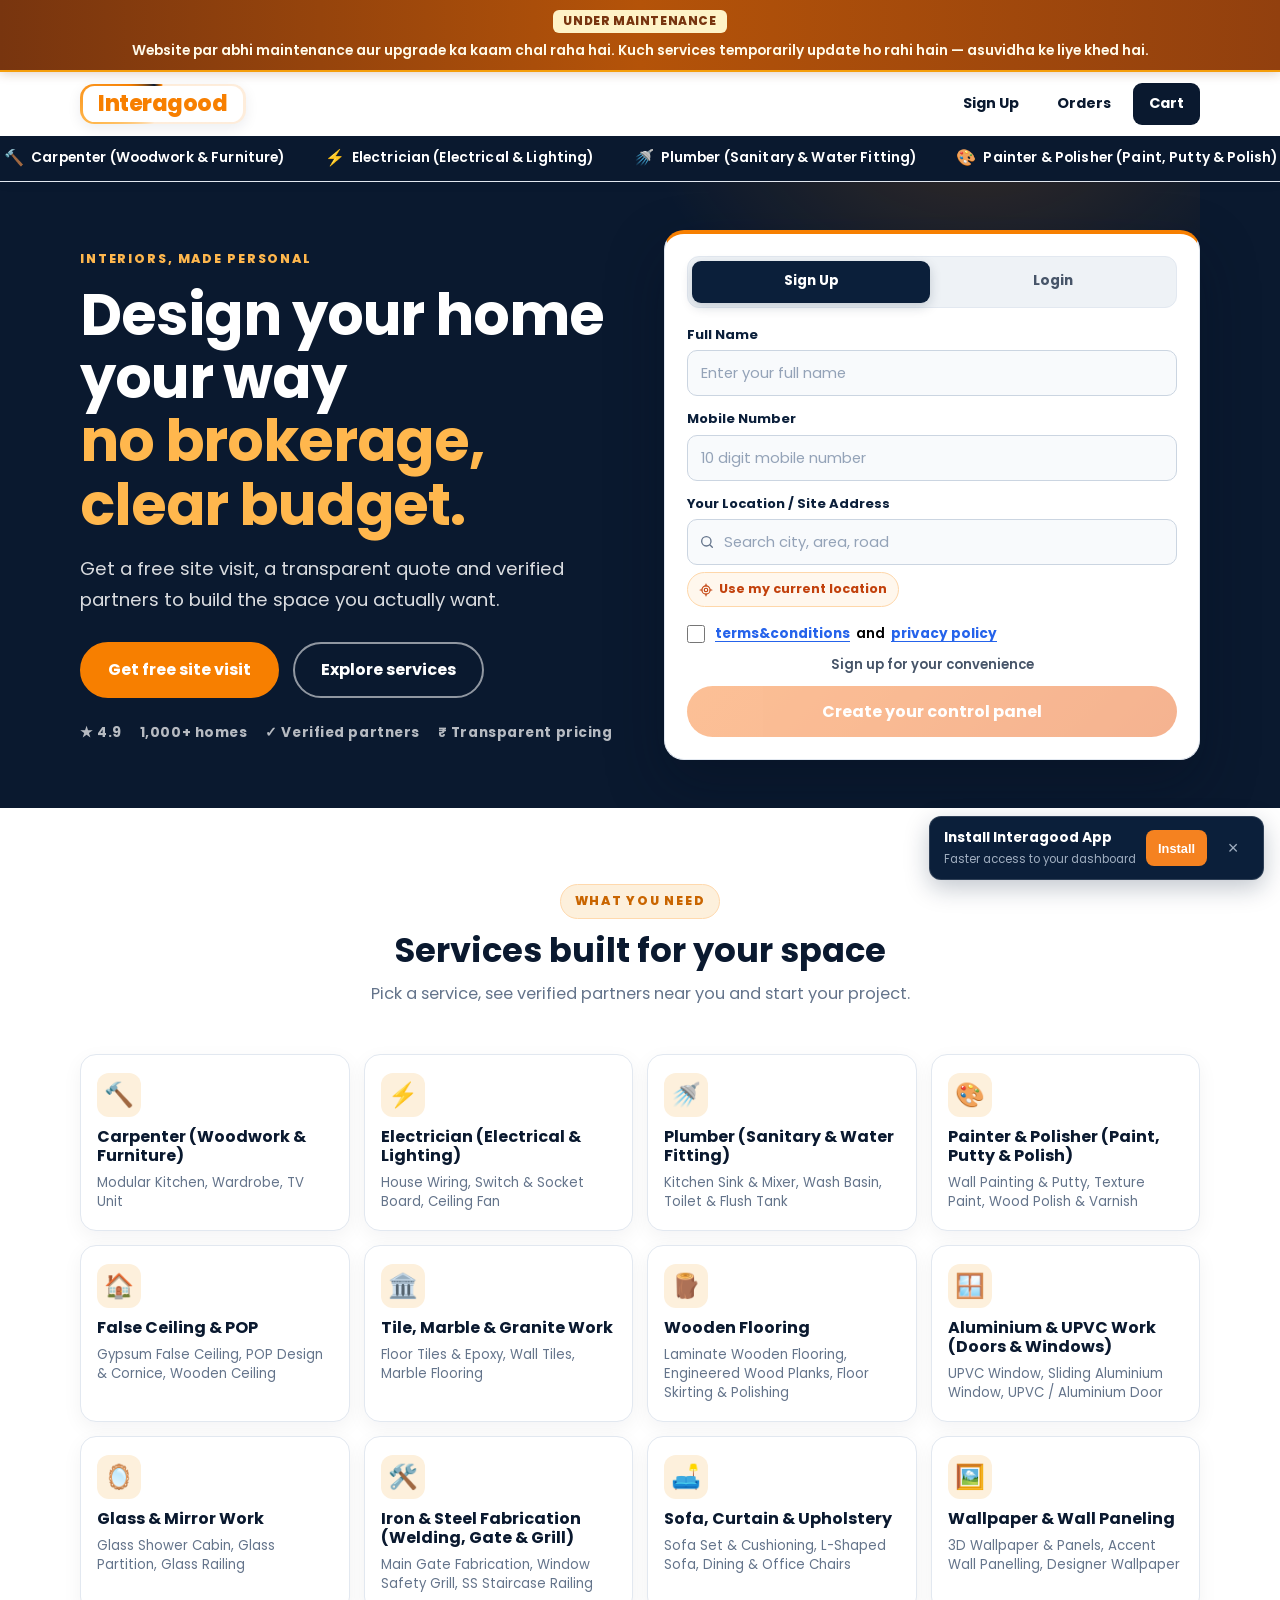
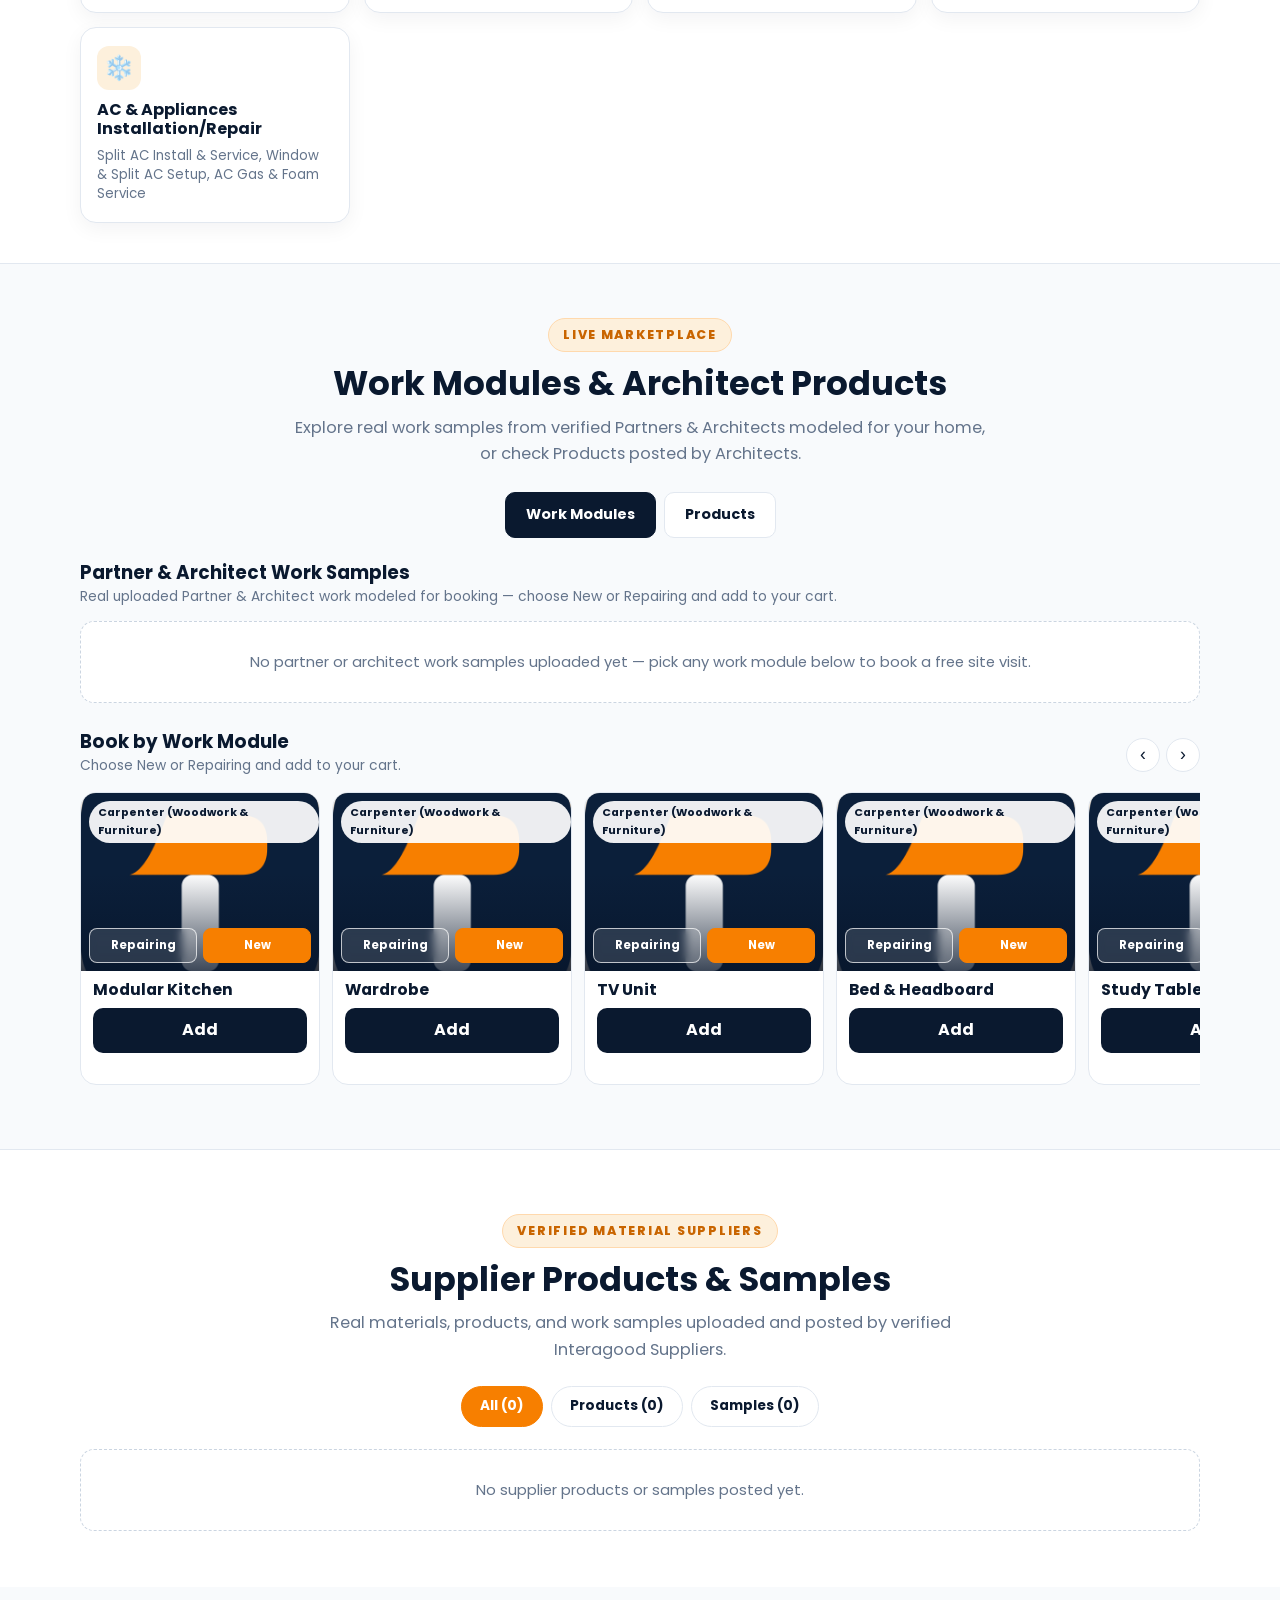
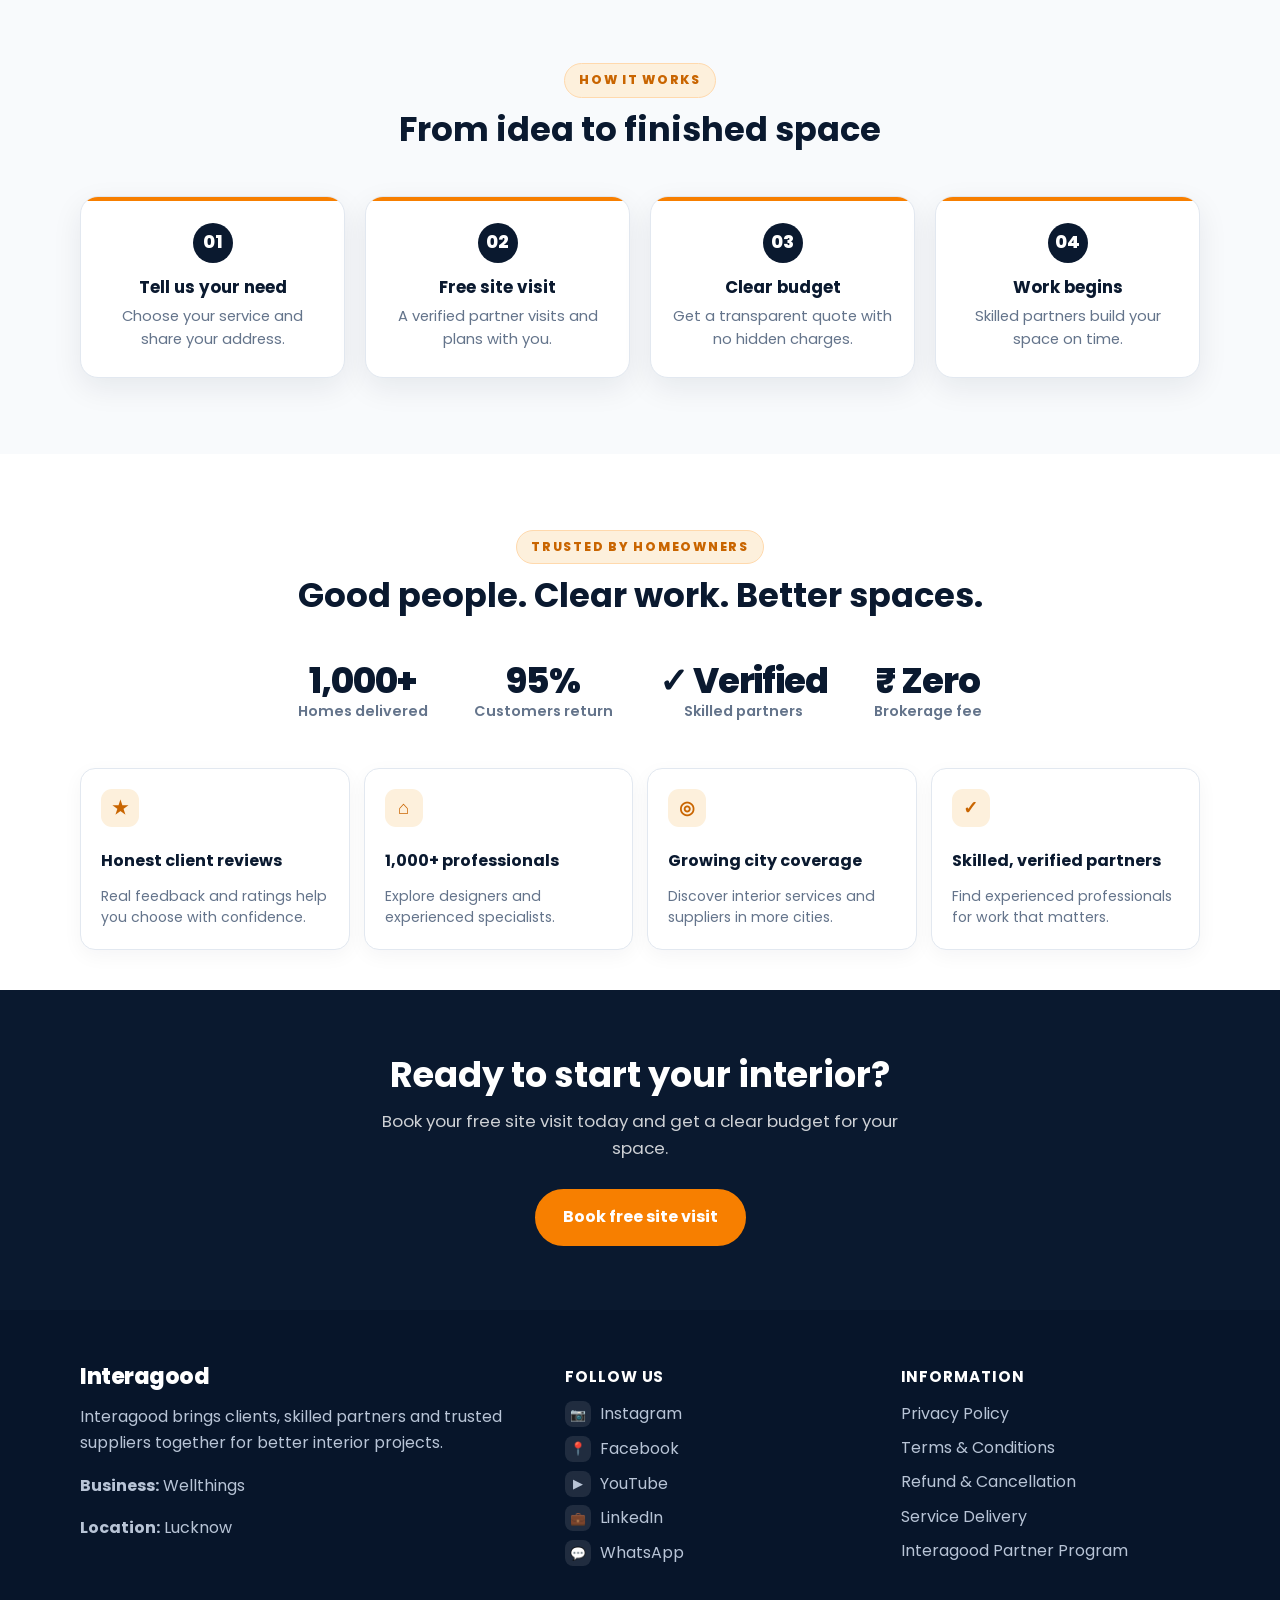
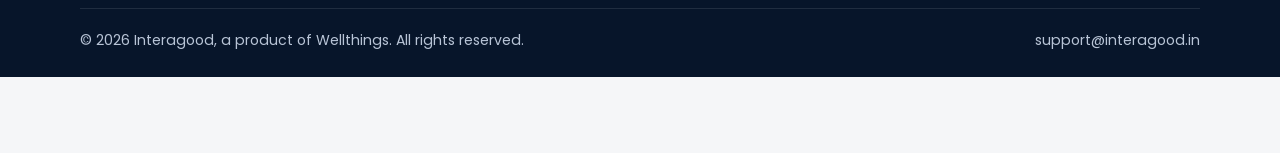
<file: inspection.html>
<!DOCTYPE html>
<html lang="en">
<head>
  <meta charset="UTF-8">
  <meta name="viewport" content="width=device-width, initial-scale=1.0">
  <title>Services | Interagood</title>
  <script>
    try {
      var _igc = JSON.parse(localStorage.getItem('ig_client'));
      location.replace(_igc && _igc.token ? 'client-dashboard.html' : 'index.html#services');
    } catch (e) {
      location.replace('index.html#services');
    }
  </script>
</head>
<body></body>
</html>
</file>
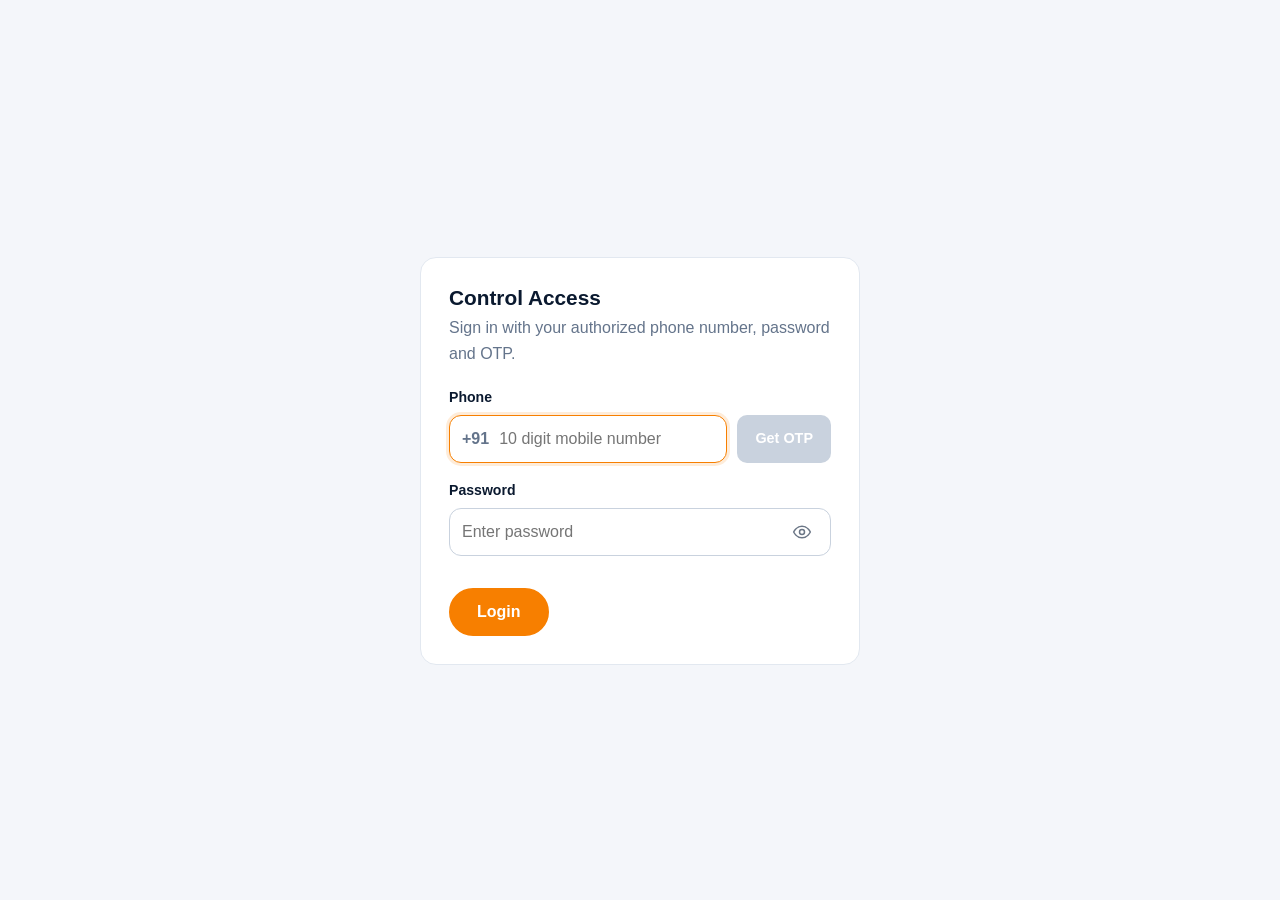
<file: ops-access.html>
<!DOCTYPE html>
<html lang="en">
<head>
  <meta charset="UTF-8">
  <meta name="viewport" content="width=device-width, initial-scale=1.0">
  <title>Restricted Access | Interagood</title>
  <meta name="robots" content="noindex, nofollow">
  <meta name="theme-color" content="#0b1f3a">
  <link rel="icon" type="image/png" href="assets/favicon.png">
  <link rel="stylesheet" href="style.css?v=20261106-g">
  <link rel="stylesheet" href="partner.css?v=20261114a">
  <style>
    body.gate-body { background: #f4f6fa; min-height: 100vh; margin: 0; display: flex; align-items: center; justify-content: center; padding: 20px; }
    .gate-box { width: 100%; max-width: 440px; }
    .gate-locked { background: #fff; border: 1px solid #e2e8f0; border-radius: 18px; padding: 32px 26px; text-align: center; box-shadow: 0 14px 36px rgba(11, 31, 58, 0.08); }
    .gate-locked h1 { margin: 0 0 8px; font-size: 1.25rem; color: #0b1f3a; }
    .gate-locked p { margin: 0; color: #64748b; font-size: 0.92rem; line-height: 1.5; }
    .gate-row-otp { display: flex; gap: 10px; align-items: stretch; }
    .gate-row-otp .input { flex: 1; }
    .gate-row-otp .btn-sm { margin: 0; white-space: nowrap; }
  </style>
</head>
<body class="gate-body">
  <main class="gate-box">
    <section id="gate-blocked" class="gate-locked" hidden>
      <h1>Route Unavailable</h1>
      <p>This sign-in page cannot be opened while an admin session is already active.</p>
    </section>

    <section id="gate-card" class="signup-card" hidden aria-labelledby="gate-title">
      <div class="signup-head">
        <h2 id="gate-title">Control Access</h2>
        <p>Sign in with your authorized phone number, password and OTP.</p>
      </div>
      <form id="gate-form" novalidate autocomplete="off">
        <div class="field">
          <label for="gt-phone">Phone</label>
          <div class="gate-row-otp">
            <div class="input"><span class="prefix">+91</span><input id="gt-phone" type="tel" inputmode="numeric" maxlength="10" placeholder="10 digit mobile number" autocomplete="off"></div>
            <button type="button" class="btn-sm" id="gt-send" disabled>Get OTP</button>
          </div>
        </div>
        <div class="field">
          <label for="gt-pass">Password</label>
          <div class="input">
            <input id="gt-pass" type="password" maxlength="100" placeholder="Enter password" autocomplete="current-password">
            <button type="button" class="eye" id="gt-toggle" aria-label="Show password" aria-pressed="false">
              <svg class="eye-open" viewBox="0 0 24 24" aria-hidden="true"><path d="M2 12s3.500-7 10-7 10 7 10 7-3.500 7-10 7S2 12 2 12z"/><circle cx="12" cy="12" r="3"/></svg>
              <svg class="eye-off" viewBox="0 0 24 24" aria-hidden="true" hidden><path d="M3 3l18 18M10.600 6.100A9.600 9.600 0 0112 6c6.500 0 10 6 10 6a17 17 0 01-3.200 3.800M6.600 6.600A16.500 16.500 0 002 12s3.500 6 10 6a9.700 9.700 0 004.200-1M9.900 9.900a3 3 0 004.200 4.200"/></svg>
            </button>
          </div>
        </div>
        <div class="field" id="gt-otp-wrap" hidden>
          <label for="gt-otp">OTP</label>
          <div class="input"><input id="gt-otp" type="text" inputmode="numeric" maxlength="6" placeholder="6 digit OTP" autocomplete="one-time-code"></div>
        </div>
        <p class="hint" id="gt-msg" role="alert" aria-live="polite"></p>
        <p class="form-error" id="gt-error" role="alert" hidden></p>
        <button type="submit" class="btn" id="gt-submit" disabled>Login</button>
      </form>
    </section>
  </main>

  <script src="config.js?v=20261127a"></script>
  <script>
    (function () {
      'use strict';
      var API = (window.SITE && window.SITE.apiBase) || '';
      var TOKEN_KEY = 'ig_admin_token';
      var ACTIVE_KEY = 'ig_admin_session_token';
      var $ = function (id) { return document.getElementById(id); };

      var card = $('gate-card');
      var blocked = $('gate-blocked');
      var form = $('gate-form');
      var phone = $('gt-phone');
      var pass = $('gt-pass');
      var toggle = $('gt-toggle');
      var otpWrap = $('gt-otp-wrap');
      var otp = $('gt-otp');
      var send = $('gt-send');
      var submit = $('gt-submit');
      var msg = $('gt-msg');
      var errBox = $('gt-error');
      var timer = null;
      var busy = false;

      var META_KEY = 'ig_admin_meta';
      var IDLE_TIMEOUT_MS = 60 * 1000;
      var CHANNEL_NAME = 'ig_admin_presence';

      function readMeta() {
        try {
          var raw = localStorage.getItem(META_KEY);
          return raw ? JSON.parse(raw) : null;
        } catch (e) { return null; }
      }

      function writeMeta(meta) {
        try { localStorage.setItem(META_KEY, JSON.stringify(meta)); } catch (e) {}
      }

      function revokeServerToken(tok) {
        if (!tok || !API) return;
        try {
          fetch(API + '/admin/logout', {
            method: 'POST',
            headers: { 'Content-Type': 'application/json', Authorization: 'Bearer ' + tok },
            body: JSON.stringify({ token: tok }),
            keepalive: true
          }).catch(function () {});
        } catch (e) {}
      }

      function clearStored(revokeServer) {
        var oldTok = '';
        try { oldTok = sessionStorage.getItem(TOKEN_KEY) || localStorage.getItem(ACTIVE_KEY) || ''; } catch (e) {}
        try { sessionStorage.removeItem(TOKEN_KEY); } catch (e) {}
        try { localStorage.removeItem(ACTIVE_KEY); } catch (e) {}
        try { localStorage.removeItem(META_KEY); } catch (e) {}
        if (revokeServer && oldTok) revokeServerToken(oldTok);
        if (revokeServer && typeof BroadcastChannel === 'function') {
          try {
            var bc = new BroadcastChannel(CHANNEL_NAME);
            bc.postMessage({ type: 'force_logout' });
            bc.close();
          } catch (e) {}
        }
      }

      function isMetaExpired(meta) {
        if (!meta || !meta.lastActive) return true;
        var now = Date.now();
        if (now - Number(meta.lastActive) >= IDLE_TIMEOUT_MS) return true;
        if (meta.hiddenAt && (now - Number(meta.hiddenAt) >= IDLE_TIMEOUT_MS)) return true;
        if (meta.closedAt && (now - Number(meta.closedAt) >= IDLE_TIMEOUT_MS)) return true;
        return false;
      }

      function pingActiveAdminTab(timeoutMs) {
        return new Promise(function (resolve) {
          if (typeof BroadcastChannel !== 'function') { resolve(false); return; }
          var done = false;
          var bc;
          try {
            bc = new BroadcastChannel(CHANNEL_NAME);
            bc.onmessage = function (ev) {
              if (!done && ev && ev.data && ev.data.type === 'pong') {
                done = true;
                try { bc.close(); } catch (e) {}
                resolve(true);
              }
            };
            bc.postMessage({ type: 'ping', ts: Date.now() });
          } catch (e) {
            resolve(false);
            return;
          }
          setTimeout(function () {
            if (!done) {
              done = true;
              try { bc.close(); } catch (e) {}
              resolve(false);
            }
          }, timeoutMs || 320);
        });
      }

      function lockRoute() {
        if (card) card.remove();
        if (blocked) blocked.hidden = false;
      }

      function openRoute() {
        if (blocked) blocked.hidden = true;
        if (card) card.hidden = false;
        if (phone) phone.focus();
      }

      function say(text, bad) {
        if (msg) msg.textContent = bad ? '' : (text || '');
        if (errBox) {
          errBox.textContent = bad ? (text || '') : '';
          errBox.hidden = !(bad && text);
        }
      }

      function validate() {
        var phoneOk = /^[6-9]\d{9}$/.test(phone.value);
        var hasPass = pass.value.length > 0;
        var hasOtp = /^\d{4,8}$/.test(otp.value.trim());
        send.disabled = !phoneOk || !!timer;
        submit.disabled = busy || !(phoneOk && hasPass && hasOtp);
      }

      function post(path, data) {
        return fetch(API + path, {
          method: 'POST',
          headers: { 'Content-Type': 'application/json' },
          body: JSON.stringify(data)
        }).then(function (r) {
          return r.json().catch(function () { return {}; }).then(function (d) {
            if (!r.ok) throw new Error(d.message || d.error || 'Invalid credentials');
            return d;
          });
        });
      }

      // Guard: clear stale/closed/expired admin sessions so user is never locked out,
      // and only lock route if a live admin tab is actively open right now.
      var existingToken = '';
      try {
        existingToken = sessionStorage.getItem(TOKEN_KEY) || localStorage.getItem(ACTIVE_KEY) || '';
      } catch (e) { existingToken = ''; }
      var existingMeta = readMeta();

      if (!existingToken || !API) {
        clearStored(false);
        openRoute();
      } else if (isMetaExpired(existingMeta)) {
        clearStored(true);
        openRoute();
      } else {
        pingActiveAdminTab(320).then(function (hasLiveTab) {
          if (!hasLiveTab) {
            clearStored(true);
            openRoute();
            return;
          }
          fetch(API + '/admin/me', {
            headers: { Authorization: 'Bearer ' + existingToken }
          })
            .then(function (r) {
              if (r.ok) {
                lockRoute();
              } else {
                clearStored(false);
                openRoute();
              }
            })
            .catch(function () {
              lockRoute();
            });
        });
      }

      if (toggle) {
        toggle.addEventListener('click', function () {
          var showPass = pass.type === 'password';
          pass.type = showPass ? 'text' : 'password';
          toggle.setAttribute('aria-pressed', showPass ? 'true' : 'false');
          toggle.querySelector('.eye-open').hidden = showPass;
          toggle.querySelector('.eye-off').hidden = !showPass;
        });
      }

      phone.addEventListener('input', function () {
        phone.value = phone.value.replace(/\D/g, '').slice(0, 10);
        validate();
      });
      otp.addEventListener('input', function () {
        otp.value = otp.value.replace(/\D/g, '').slice(0, 6);
        validate();
      });
      pass.addEventListener('input', validate);

      send.addEventListener('click', function () {
        say('');
        send.disabled = true;
        post('/admin/otp/send', { phone: phone.value })
          .then(function (d) {
            otpWrap.hidden = false;
            var left = d.resend_after || 30;
            say('If this number is authorized, an OTP has been sent.');
            send.textContent = 'Resend in ' + left + 's';
            timer = setInterval(function () {
              left--;
              if (left <= 0) {
                clearInterval(timer);
                timer = null;
                send.textContent = 'Resend OTP';
                validate();
              } else {
                send.textContent = 'Resend in ' + left + 's';
              }
            }, 1000);
            otp.focus();
            validate();
          })
          .catch(function (e) {
            say(e.message || 'Could not send OTP', true);
            validate();
          });
      });

      form.addEventListener('submit', function (e) {
        e.preventDefault();
        validate();
        if (submit.disabled) return;

        busy = true;
        submit.disabled = true;
        submit.textContent = 'Verifying...';
        say('');

        post('/admin/login', {
          phone: phone.value,
          password: pass.value,
          otp: otp.value.trim()
        })
          .then(function (d) {
            try { sessionStorage.setItem(TOKEN_KEY, d.token); } catch (err) {}
            try { localStorage.setItem(ACTIVE_KEY, d.token); } catch (err) {}
            writeMeta({
              sid: String(Date.now()) + '-' + Math.random().toString(36).slice(2, 8),
              lastActive: Date.now(),
              hiddenAt: null,
              closedAt: null
            });
            location.replace('admin.html');
          })
          .catch(function (err) {
            busy = false;
            submit.textContent = 'Login';
            otp.value = '';
            say(err.message || 'Invalid credentials', true);
            validate();
          });
      });

      validate();
    })();
  </script>
</body>
</html>
</file>
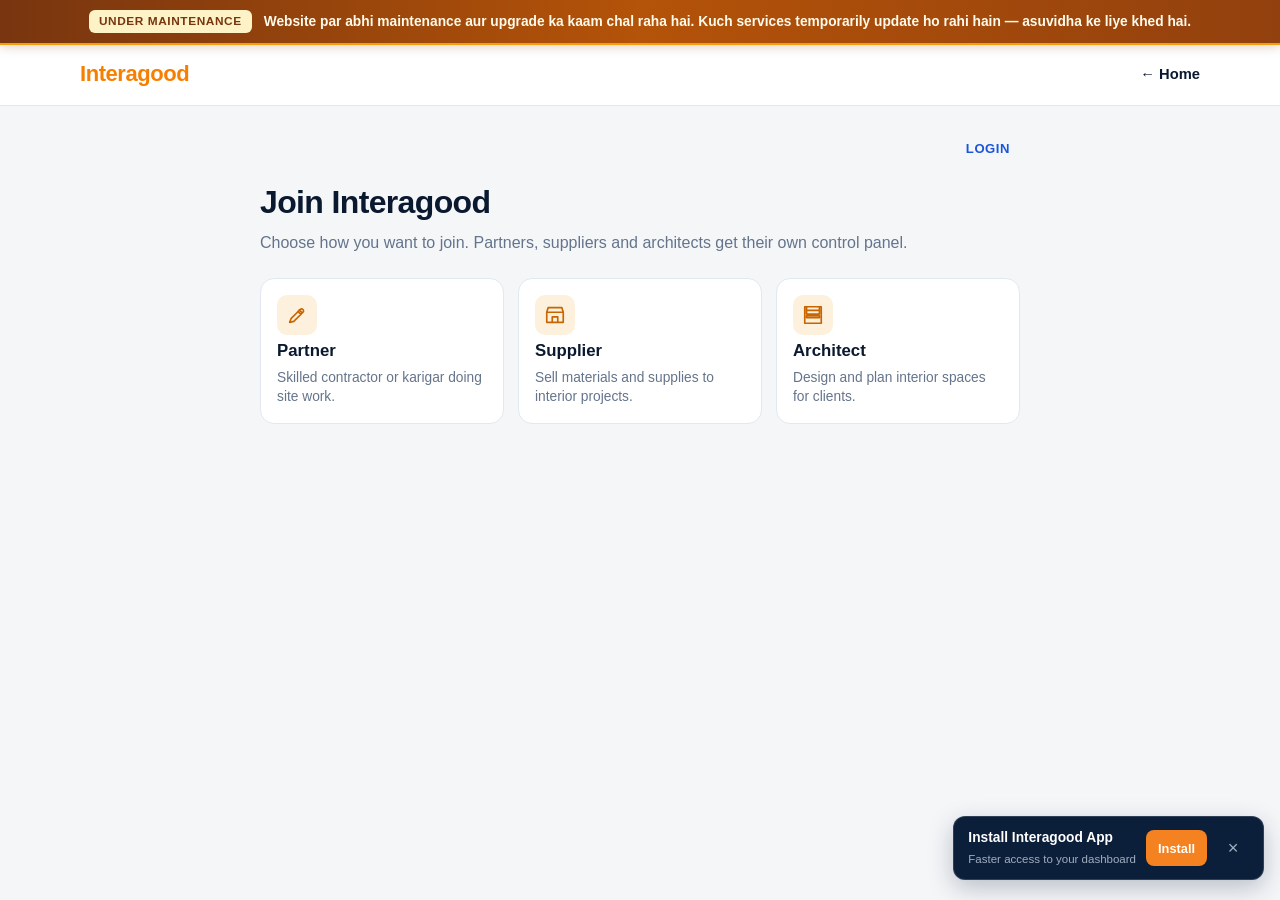
<file: partner-program.html>
<!DOCTYPE html>
<html lang="en">
<head>
  <meta charset="UTF-8">
  <meta name="viewport" content="width=device-width, initial-scale=1.0">
  <title>Interagood Partner Program | Join as a partner or supplier</title>
  <meta name="description" content="Join the Interagood Partner Program. Create your account with a verified mobile number and get your business card online.">
  <meta name="theme-color" content="#0b1f3a">
  <link rel="icon" type="image/png" href="assets/favicon.png">
  <link rel="manifest" href="manifest.webmanifest">
  <meta name="mobile-web-app-capable" content="yes">
  <meta name="apple-mobile-web-app-capable" content="yes">
  <meta name="apple-mobile-web-app-status-bar-style" content="default">
  <meta name="apple-mobile-web-app-title" content="Interagood">
  <link rel="stylesheet" href="style.css?v=20261106-g">
  <link rel="stylesheet" href="partner.css?v=20261114a">
</head>
<body class="pp">
  <header class="pp-header">
    <div class="container pp-header-inner">
      <a class="brand" href="index.html" aria-label="Interagood home"><span class="brand-name">Interagood</span></a>
      <a class="pp-back" href="index.html">&larr; Home</a>
    </div>
  </header>

  <main class="pp-main">
    <div class="pp-wrap">
      <section id="step-role" aria-labelledby="pp-title">
        <div class="role-top-actions" style="display:flex;justify-content:flex-end;gap:12px;margin-bottom:12px;">
          <a class="locked-login" href="#login" id="top-login" style="font-weight:700;padding:4px 10px;border-radius:6px;text-decoration:none;font-size:0.82rem;">LOGIN</a>
        </div>
        <h1 id="pp-title">Join Interagood</h1>
        <p class="pp-sub">Choose how you want to join. Partners, suppliers and architects get their own control panel.</p>

        <div class="role-cards" role="radiogroup" aria-label="Choose your role">
          <button type="button" class="role-card" role="radio" aria-checked="false" data-role="partner">
            <span class="role-icon" aria-hidden="true"><svg viewBox="0 0 24 24"><path d="M14.5 6.5l3 3M4 20l4.5-1 10-10a2.1 2.1 0 00-3-3l-10 10zM13 8l3 3"/></svg></span>
            <span class="role-name">Partner</span>
            <span class="role-desc">Skilled contractor or karigar doing site work.</span>
          </button>
          <button type="button" class="role-card" role="radio" aria-checked="false" data-role="supplier">
            <span class="role-icon" aria-hidden="true"><svg viewBox="0 0 24 24"><path d="M3 9l1.5-5h15L21 9M3 9v11h18V9M3 9h18M9 20v-6h6v6"/></svg></span>
            <span class="role-name">Supplier</span>
            <span class="role-desc">Sell materials and supplies to interior projects.</span>
          </button>
          <button type="button" class="role-card" role="radio" aria-checked="false" data-role="architect">
            <span class="role-icon" aria-hidden="true"><svg viewBox="0 0 24 24"><path d="M3 3v18h18V3H3zM19 15H5v-2h14zm0-4H5V7h14zm0-4H5V3h14z"/></svg></span>
            <span class="role-name">Architect</span>
            <span class="role-desc">Design and plan interior spaces for clients.</span>
          </button>
        </div>
      </section>

      <section id="step-kyc-guide" class="signup-card kyc-guide-card" hidden aria-labelledby="kyc-guide-title">
        <div class="kyc-guide-head">
          <div class="kyc-phone-graphic" aria-hidden="true">
            <svg viewBox="0 0 120 180" width="108" height="162">
              <rect x="14" y="6" width="92" height="168" rx="18" fill="#0b1f3a" stroke="#1e3a5f" stroke-width="3"/>
              <rect x="22" y="20" width="76" height="132" rx="10" fill="#eef4ff"/>
              <rect x="46" y="11" width="28" height="4" rx="2" fill="#475569"/>
              <circle cx="60" cy="64" r="18" fill="#cbd5e1"/>
              <path d="M34 114c2-16 14-24 26-24s24 8 26 24" fill="#94a3b8"/>
              <rect x="70" y="26" width="22" height="30" rx="5" fill="#0b1f3a" stroke="#f58220" stroke-width="2"/>
              <circle cx="81" cy="37" r="4.5" fill="#f8fafc"/>
              <path d="M74 52c1.5-5 4.5-7 7-7s5.5 2 7 7" fill="#cbd5e1"/>
              <circle cx="60" cy="140" r="9" fill="#1f9d55"/>
              <path d="M56 140l3 3 5-6" fill="none" stroke="#fff" stroke-width="2" stroke-linecap="round" stroke-linejoin="round"/>
              <circle cx="32" cy="32" r="4" fill="#dc2626"/>
            </svg>
          </div>
          <span class="kyc-role-tag" id="kyc-guide-role">Partner Onboarding Guide</span>
          <h2 id="kyc-guide-title">Video Call KYC</h2>
          <p class="kyc-guide-text">
            Kripya aapni poori jaankari <strong>Aadhaar card</strong> ke hisab se darz karna hoga taaki KYC me koi problem na ho. Zarurat padhne pe KYC ki jaayegi.
          </p>
        </div>
        <div class="kyc-guide-actions">
          <button type="button" class="btn create-btn" id="kyc-proceed-btn">Proceed</button>
          <button type="button" class="link-btn kyc-back-btn" id="kyc-back-btn">&larr; Change role</button>
        </div>
      </section>

      <section id="step-login" class="signup-card" hidden aria-labelledby="login-title">
        <div class="signup-head">
          <h2 id="login-title">Login</h2>
          <p>Sign in to your Partner, Supplier or Architect account. <button type="button" class="link-btn" id="login-back">Back</button></p>
        </div>
        <form id="login-form" novalidate autocomplete="off">
          <div class="field">
            <label for="lg-phone">Mobile number</label>
            <div class="input"><span class="prefix">+91</span><input id="lg-phone" type="tel" inputmode="numeric" maxlength="10" placeholder="10 digit mobile number" autocomplete="off"></div>
          </div>
          <div class="field">
            <label for="lg-pass">Password</label>
            <div class="input">
              <input id="lg-pass" type="password" maxlength="100" placeholder="Enter your password" autocomplete="current-password">
              <button type="button" class="eye" id="lg-toggle-pass" aria-label="Show password" aria-pressed="false">
                <svg class="eye-open" viewBox="0 0 24 24" aria-hidden="true"><path d="M2 12s3.500-7 10-7 10 7 10 7-3.500 7-10 7S2 12 2 12z"/><circle cx="12" cy="12" r="3"/></svg>
                <svg class="eye-off" viewBox="0 0 24 24" aria-hidden="true" hidden><path d="M3 3l18 18M10.600 6.100A9.600 9.600 0 0112 6c6.500 0 10 6 10 6a17 17 0 01-3.200 3.800M6.600 6.600A16.500 16.500 0 002 12s3.500 6 10 6a9.700 9.700 0 004.200-1M9.900 9.900a3 3 0 004.200 4.200"/></svg>
              </button>
            </div>
          </div>
          <p class="hint" id="lg-msg" role="alert" aria-live="polite"></p>
          <p class="form-error" id="lg-error" role="alert" hidden></p>
          <button type="submit" class="btn" id="lg-submit" disabled>Login</button>
        </form>
        <p style="margin-top:16px;text-align:center;font-size:0.9rem;color:#6b7a90">New here? <button type="button" class="link-btn" id="lg-signup">Create an account</button></p>
      </section>

      <section id="step-signup" class="signup-card" hidden aria-labelledby="signup-title">
        <div class="signup-head">
          <div style="display:inline-block;padding:4px 12px;background:#e7f6ee;color:#1f9d55;font-weight:700;font-size:0.82rem;border-radius:6px;margin-bottom:10px;border:1px solid #c3e6cb">TESTING MODE: OTP SYSTEM TURNED OFF</div>
          <h2 id="signup-title">Create your account</h2>
          <p>Joining as <strong id="chosen-role">Partner</strong> <button type="button" class="link-btn" id="change-role">Change</button></p>
        </div>

        <form id="signup-form" novalidate autocomplete="off">
          <div class="field" data-field="phone">
            <label for="phone">Mobile number</label>
            <div class="input">
              <svg viewBox="0 0 24 24" aria-hidden="true"><path d="M7 3h10a1 1 0 011 1v16a1 1 0 01-1 1H7a1 1 0 01-1-1V4a1 1 0 011-1zM11 18h2"/></svg>
              <span class="prefix">+91</span>
              <input id="phone" name="phone" type="tel" inputmode="numeric" maxlength="10" placeholder="10 digit mobile number" autocomplete="off">
            </div>
            <p class="hint" id="phone-hint" aria-live="polite">Enter any 10-digit number (OTP is turned off for testing).</p>
          </div>

          <div class="field" data-field="otp" id="otp-field" hidden>
            <label for="otp">Enter OTP</label>
            <div class="input">
              <svg viewBox="0 0 24 24" aria-hidden="true"><path d="M12 3l7 3v5c0 5-3 8.500-7 10-4-1.500-7-5-7-10V6zM9 12l2 2 4-4"/></svg>
              <input id="otp" name="otp" type="text" inputmode="numeric" maxlength="6" placeholder="6 digit OTP" autocomplete="one-time-code">
            </div>
            <p class="hint" id="otp-hint" aria-live="polite"></p>
            <div class="otp-actions">
              <button type="button" class="btn-sm" id="verify-otp" disabled>Verify OTP</button>
              <button type="button" class="link-btn" id="resend-otp" disabled>Resend OTP</button>
            </div>
          </div>

          <div class="field" data-field="username">
            <label for="username">Username</label>
            <div class="input">
              <svg viewBox="0 0 24 24" aria-hidden="true"><circle cx="12" cy="8" r="4"/><path d="M4.500 20.500c1-4 4-5.500 7.500-5.500s6.500 1.500 7.500 5.500"/></svg>
              <input id="username" name="username" type="text" maxlength="60" placeholder="Choose a username" autocomplete="off">
            </div>
            <p class="hint" id="username-hint" aria-live="polite">Letters, numbers, dot or underscore. At least 3 characters.</p>
          </div>

          <div class="field" data-field="password">
            <label for="password">Password</label>
            <div class="input">
              <svg viewBox="0 0 24 24" aria-hidden="true"><rect x="5" y="11" width="14" height="10" rx="2"/><path d="M8 11V8a4 4 0 018 0v3"/></svg>
              <input id="password" name="password" type="password" maxlength="100" placeholder="Create a password" autocomplete="new-password">
              <button type="button" class="eye" id="toggle-password" aria-label="Show password" aria-pressed="false">
                <svg class="eye-open" viewBox="0 0 24 24" aria-hidden="true"><path d="M2 12s3.500-7 10-7 10 7 10 7-3.500 7-10 7S2 12 2 12z"/><circle cx="12" cy="12" r="3"/></svg>
                <svg class="eye-off" viewBox="0 0 24 24" aria-hidden="true" hidden><path d="M3 3l18 18M10.600 6.100A9.600 9.600 0 0112 6c6.500 0 10 6 10 6a17 17 0 01-3.200 3.800M6.600 6.600A16.500 16.500 0 002 12s3.500 6 10 6a9.700 9.700 0 004.200-1M9.900 9.900a3 3 0 004.200 4.200"/></svg>
              </button>
            </div>
            <p class="hint" id="password-hint" aria-live="polite">At least 6 characters, mixing letters and numbers.</p>
          </div>

          <p class="agree-line">
            <input type="checkbox" id="agree" aria-labelledby="agree-text">
            <label for="agree" id="agree-text"><span>I agree to the</span> <button type="button" class="doc-link" data-doc="terms">Terms &amp; Conditions</button> <span class="and">and</span> <button type="button" class="doc-link" data-doc="privacy">Privacy Policy</button></label>
          </p>

          <button type="submit" class="btn create-btn" id="create-btn" disabled>Create account</button>
          <p class="form-error" id="form-error" role="alert" hidden></p>
        </form>
      </section>

      <section id="step-done" class="signup-card step-locked" hidden aria-live="polite">
        <span class="done-icon" aria-hidden="true">&#10003;</span>
        <div class="locked-text">
          <h2>Account created success</h2>
          <p id="done-summary"></p>
        </div>
      </section>

      <section id="step-business" class="signup-card" hidden aria-labelledby="biz-title">
        <div class="signup-head">
          <h2 id="biz-title">Business profile</h2>
          <p>Step 2 of 3. Enter details accurately as per Aadhaar.</p>
        </div>
        <form id="biz-form" novalidate autocomplete="off">
          <div id="biz-fields"></div>
          <button type="submit" class="btn create-btn" id="biz-save" disabled>Submit &amp; Continue to Onboarding</button>
          <p class="form-error" id="biz-error" role="alert" hidden></p>
        </form>
      </section>

      <section id="step-notready" class="signup-card" hidden aria-labelledby="notready-title">
        <div class="signup-head">
          <h2 id="notready-title">Aap abhi kaam ke liye ready nahi hai</h2>
          <p>Required cheezein build karke dobara login karein.</p>
        </div>
        <div class="warn-banner" role="alert">
          <strong>Aapke paas required cheezein nahi hai</strong>
          Kaam karne ke liye pehle inhe build karein — apna toolbox, auzaar, basic knowledge, measurement, etc. — aur team. Phir se login karke form fill karein, tab aapki profile onboarding ho jaayegi aur aap order receive kar paayenge aur kaam kar paayenge.
        </div>
        <button type="button" class="btn create-btn go-home" id="notready-home">Go to Home</button>
      </section>

      <section id="step-restricted" class="signup-card" hidden aria-labelledby="restricted-title">
        <div class="signup-head">
          <h2 id="restricted-title">Aap abhi restricted hain</h2>
          <p>7 din ka cooldown chal raha hai.</p>
        </div>
        <div class="warn-banner" role="alert">
          <strong>Abhi aapke 7 din poore nahi hue hain</strong>
          <span id="restricted-msg">7 din baad hi aap dobara apply kar sakte hain.</span>
        </div>
        <button type="button" class="btn create-btn go-home" id="restricted-home">Go to Home</button>
      </section>

      <section id="step-card" class="signup-card card-step" hidden aria-labelledby="card-title">
        <div class="signup-head">
          <h2 id="card-title">Onboarding &amp; Business Card</h2>
          <p>Step 3 of 3. Complete payment to activate your account and unlock your Dashboard.</p>
        </div>
        <article class="biz-card">
          <div class="bc-banner">
            <img id="bc-banner" alt="" hidden>
            <div class="bc-id">
              <div class="bc-avatar"><img id="bc-avatar" alt="" hidden><span id="bc-initial"></span></div>
              <div class="bc-who">
                <h3 class="bc-name"><span id="bc-name"></span></h3>
                <p class="bc-user"><span id="bc-user"></span><svg class="bc-tick" viewBox="0 0 24 24" aria-label="Blue tick"><path fill="#1d9bf0" d="M22.5 12.5c0-1.58-.875-2.95-2.148-3.6.154-.435.238-.905.238-1.4 0-2.21-1.71-3.998-3.818-3.998-.47 0-.92.084-1.336.25C14.818 2.415 13.51 1.5 12 1.5s-2.816.917-3.437 2.25c-.415-.165-.866-.25-1.336-.25-2.11 0-3.818 1.79-3.818 4 0 .494.083.964.237 1.4-1.272.65-2.147 2.018-2.147 3.6 0 1.495.782 2.798 1.942 3.486-.02.17-.032.34-.032.514 0 2.21 1.708 4 3.818 4 .47 0 .92-.086 1.335-.25.62 1.334 1.926 2.25 3.437 2.25 1.512 0 2.818-.916 3.437-2.25.415.163.865.248 1.336.248 2.11 0 3.818-1.79 3.818-4 0-.174-.012-.344-.033-.513 1.158-.687 1.943-1.99 1.943-3.484z"/><path d="M8.5 12.5l2.3 2.3 4.9-5.1" fill="none" stroke="#fff" stroke-width="2.2" stroke-linecap="round" stroke-linejoin="round"/></svg></p>
              </div>
              <div class="bc-status">
                <span id="bc-online-label">Offline</span>
                <button type="button" class="switch" id="bc-online" role="switch" aria-checked="false" aria-label="Online status"></button>
              </div>
            </div>
          </div>
          <dl class="bc-details">
            <div id="bc-row-igid"><dt>IG ID</dt><dd id="bc-igid"></dd></div>
            <div><dt>Role</dt><dd><span id="bc-role"></span> <span class="bc-verified">&#10003; verified</span></dd></div>
            <div id="bc-row-level"><dt>Level</dt><dd id="bc-skill"></dd></div>
            <div id="bc-row-team"><dt>Team</dt><dd id="bc-team"></dd></div>
            <div id="bc-row-category"><dt>Category</dt><dd id="bc-category"></dd></div>
            <div id="bc-row-experience"><dt>Experience</dt><dd id="bc-experience"></dd></div>
            <div id="bc-row-courses"><dt>Courses</dt><dd id="bc-courses"></dd></div>
            <div id="bc-row-design"><dt>Design</dt><dd id="bc-design"></dd></div>
            <div id="bc-row-address"><dt>Address</dt><dd id="bc-address"></dd></div>
            <div><dt>Status</dt><dd id="bc-state">Payment Pending</dd></div>
          </dl>
        </article>
        <div class="onboard-pay-note" id="onboard-pay-note">Complete one-time monthly payment via PayU to activate your profile &amp; open your App Dashboard.</div>
        <button type="button" class="btn create-btn pay-btn" id="pay-btn">Pay &amp; Activate Dashboard</button>
        <p class="form-error" id="pay-error" role="alert" hidden></p>
      </section>

      <section id="step-download" class="signup-card" hidden aria-labelledby="dl-title">
        <div class="signup-head">
          <h2 id="dl-title">Account Activated</h2>
          <p>Payment received. Redirecting you to your Interagood App Dashboard.</p>
        </div>
        <a class="btn create-btn" id="dl-link" href="dashboard.html">Open Dashboard</a>
      </section>
    </div>
  </main>

  <div class="doc-modal" id="doc-modal" hidden>
    <div class="doc-panel" role="dialog" aria-modal="true" aria-labelledby="doc-title">
      <div class="doc-bar">
        <strong id="doc-title">Document</strong>
        <button type="button" class="doc-close" id="doc-close" aria-label="Close">&times;</button>
      </div>
      <div class="doc-body" id="doc-body" tabindex="0"></div>
    </div>
  </div>

  <script src="config.js?v=20261127a"></script>
  <script src="partner.js?v=20261126a"></script>
  <script src="profile.js?v=20261117f"></script>
  <script src="user-login.js?v=20261116b"></script>
  <script src="pwa.js?v=20261127a"></script>
</body>
</html>
</file>
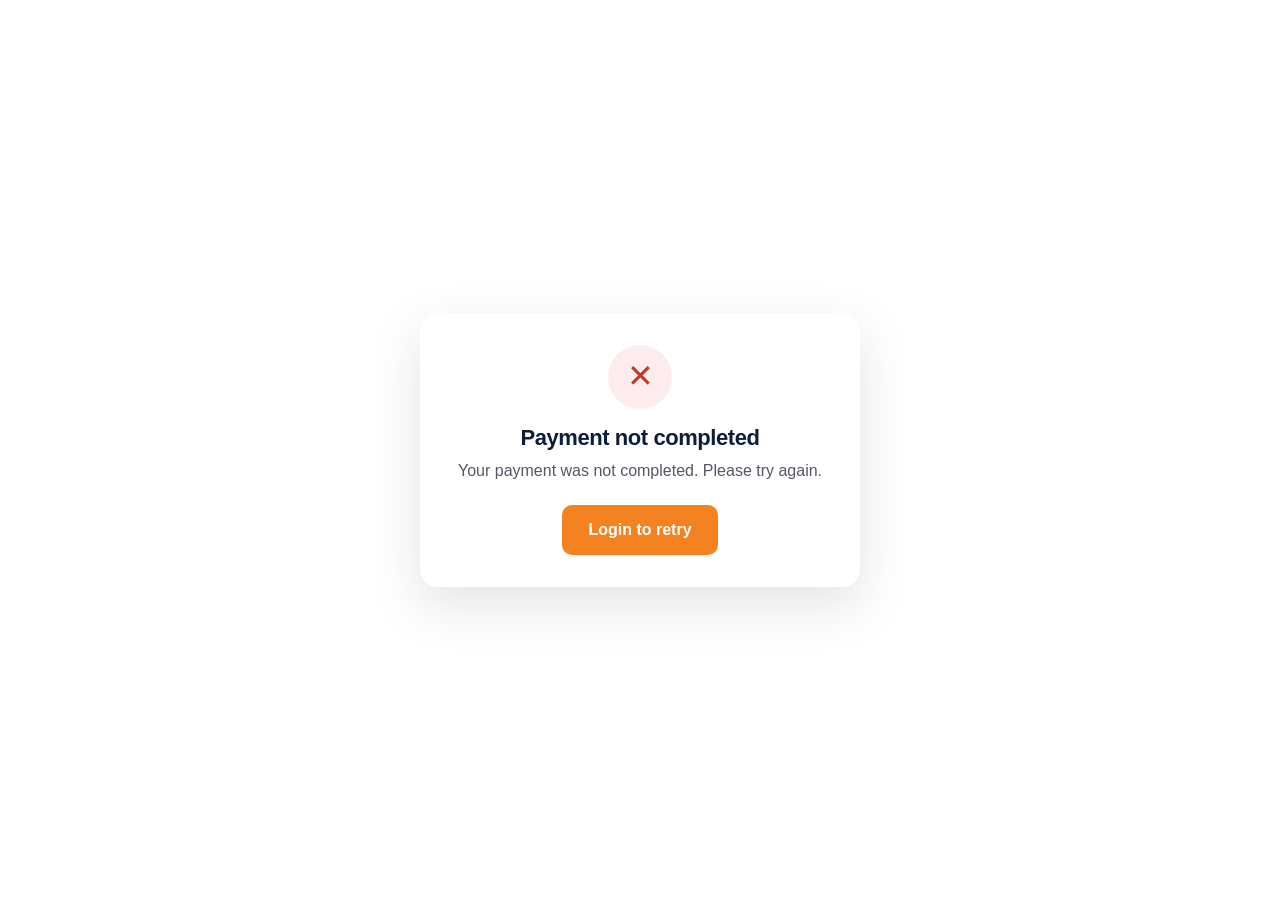
<file: payment-return.html>
<!DOCTYPE html>
<html lang="en">
<head>
  <meta charset="UTF-8">
  <meta name="viewport" content="width=device-width, initial-scale=1.0">
  <title>Payment status | Interagood</title>
  <meta name="theme-color" content="#0b1f3a">
  <link rel="icon" type="image/png" href="assets/favicon.png">
  <link rel="stylesheet" href="style.css?v=20261102c">
  <style>
    .pr-wrap { min-height: 100vh; display: flex; align-items: center; justify-content: center; padding: 24px; }
    .pr-card { max-width: 440px; width: 100%; background: #fff; border-radius: 18px; padding: 32px 26px; text-align: center; box-shadow: 0 18px 50px rgba(11,31,58,.12); }
    .pr-icon { width: 64px; height: 64px; border-radius: 50%; margin: 0 auto 16px; display: flex; align-items: center; justify-content: center; font-size: 32px; }
    .pr-ok { background: #e7f7ee; color: #178a4c; }
    .pr-bad { background: #fdecec; color: #c0392b; }
    .pr-card h1 { font-size: 22px; margin: 0 0 8px; color: #0b1f3a; }
    .pr-card p { color: #556; margin: 0 0 22px; line-height: 1.5; }
    .pr-btn { display: inline-block; background: #f58220; color: #fff; text-decoration: none; padding: 12px 26px; border-radius: 10px; font-weight: 600; }
  </style>
</head>
<body>
  <div class="pr-wrap">
    <div class="pr-card">
      <div class="pr-icon" id="pr-icon"></div>
      <h1 id="pr-title">Checking payment…</h1>
      <p id="pr-msg">Please wait.</p>
      <a class="pr-btn" id="pr-btn" href="dashboard.html">Go to dashboard</a>
    </div>
  </div>
  <script src="config.js?v=20261116a"></script>
  <script>
    (function () {
      var API = (window.SITE && window.SITE.apiBase) || '';
      var q = new URLSearchParams(location.search);
      var status = q.get('status');
      var reason = q.get('reason') || '';
      var txnid = q.get('txnid') || '';
      var icon = document.getElementById('pr-icon');
      var title = document.getElementById('pr-title');
      var msg = document.getElementById('pr-msg');
      var btn = document.getElementById('pr-btn');

      // Restore session from sessionStorage or short-lived PayU return backup
      var session = null;
      try { session = JSON.parse(sessionStorage.getItem('ig_session') || 'null'); } catch (e) { session = null; }
      try {
        var backupRaw = localStorage.getItem('ig_pay_resume');
        localStorage.removeItem('ig_pay_resume');
        if ((!session || !session.accessToken) && backupRaw) {
          var backup = JSON.parse(backupRaw);
          if (backup && backup.expiresAt > Date.now() && backup.session && backup.session.uuid && backup.session.accessToken) {
            session = backup.session;
            sessionStorage.setItem('ig_session', JSON.stringify(session));
          }
        }
      } catch (e) {}

      function showFailed(customMsg) {
        icon.className = 'pr-icon pr-bad'; icon.textContent = '✕';
        title.textContent = 'Payment not completed';
        var reasons = {
          hash: 'We could not verify the payment signature. If money was deducted, contact support.',
          user: 'We could not match this payment to your account.',
          status: 'The payment was cancelled or failed at PayU.',
          amount: 'The paid amount did not match your plan.',
          verify: 'PayU could not confirm this transaction. If money was deducted, contact support.',
          activate: 'Payment received but activation failed. Contact support.'
        };
        msg.textContent = customMsg || reasons[reason] || 'Your payment was not completed. Please try again.';
        btn.textContent = session && session.accessToken ? 'Back to payment' : 'Login to retry';
        btn.href = session && session.accessToken ? 'partner-program.html#onboarding-pay' : 'partner-program.html#login';
      }

      function showActivated() {
        icon.className = 'pr-icon pr-ok'; icon.textContent = '✓';
        title.textContent = 'Payment successful';
        msg.textContent = 'Your monthly plan is now active. You are online and can receive leads, orders and deals.';
        btn.textContent = 'Go to dashboard';
        btn.href = 'dashboard.html';
      }

      if (status !== 'success') {
        showFailed();
        return;
      }

      if (!session || !session.uuid || !session.accessToken || !API) {
        icon.className = 'pr-icon pr-ok'; icon.textContent = '✓';
        title.textContent = 'Payment received';
        msg.textContent = 'Please log in with your registered mobile number and password to open your active dashboard.';
        btn.textContent = 'Login to Dashboard';
        btn.href = 'partner-program.html#login';
        return;
      }

      btn.style.pointerEvents = 'none';
      btn.style.opacity = '0.6';
      btn.textContent = 'Verifying payment...';

      function fetchUser() {
        return fetch(API + '/users/' + encodeURIComponent(session.uuid), {
          headers: { Authorization: 'Bearer ' + session.accessToken }
        }).then(function (r) {
          return r.json().catch(function () { return {}; }).then(function (d) {
            if (!r.ok || !d.data) throw new Error(d.message || 'Could not load profile');
            return d.data;
          });
        });
      }

      function confirmWithBackend() {
        return fetchUser().then(function (user) {
          var active = user.payment_active === true || user.payment_status === 'paid';
          if (active || !txnid) return user;
          return fetch(API + '/payments/payu/verify/' + encodeURIComponent(txnid), {
            headers: { Authorization: 'Bearer ' + session.accessToken }
          })
            .then(function (r) { return r.json().catch(function () { return {}; }); })
            .then(function () { return fetchUser(); });
        });
      }

      confirmWithBackend()
        .then(function (user) {
          btn.style.pointerEvents = '';
          btn.style.opacity = '';
          var active = user.payment_active === true || user.payment_status === 'paid';
          if (!active) {
            session.payment_status = user.payment_status || 'unpaid';
            sessionStorage.setItem('ig_session', JSON.stringify(session));
            showFailed('Payment is not active yet. Please wait a moment or try again.');
            return;
          }
          session.payment_status = 'paid';
          session.payment_active = true;
          session.next_due_at = user.next_due_at || null;
          session.is_online = user.is_online !== false;
          session.profile = user;
          sessionStorage.setItem('ig_session', JSON.stringify(session));
          showActivated();
        })
        .catch(function () {
          btn.style.pointerEvents = '';
          btn.style.opacity = '';
          showFailed('Could not verify payment status with server. Please log in again to check your plan.');
        });
    })();
  </script>
</body>
</html>
</file>
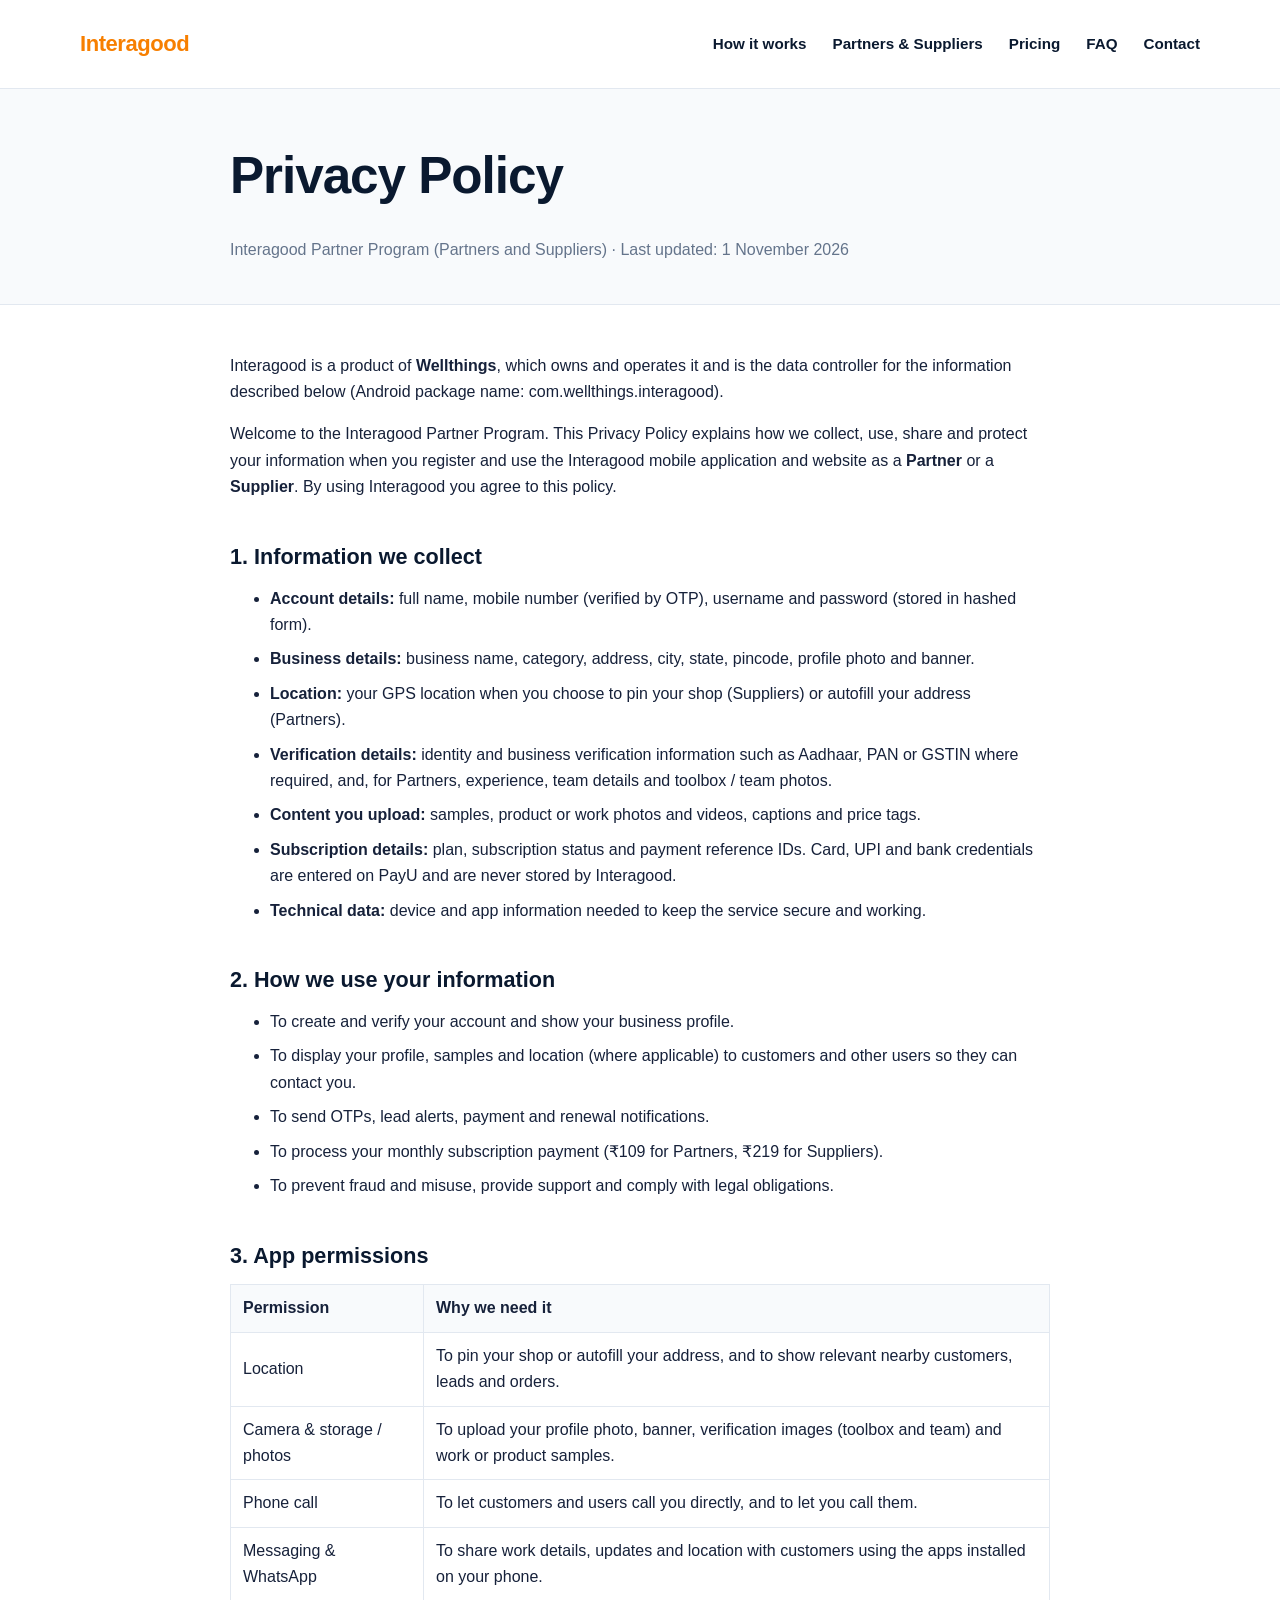
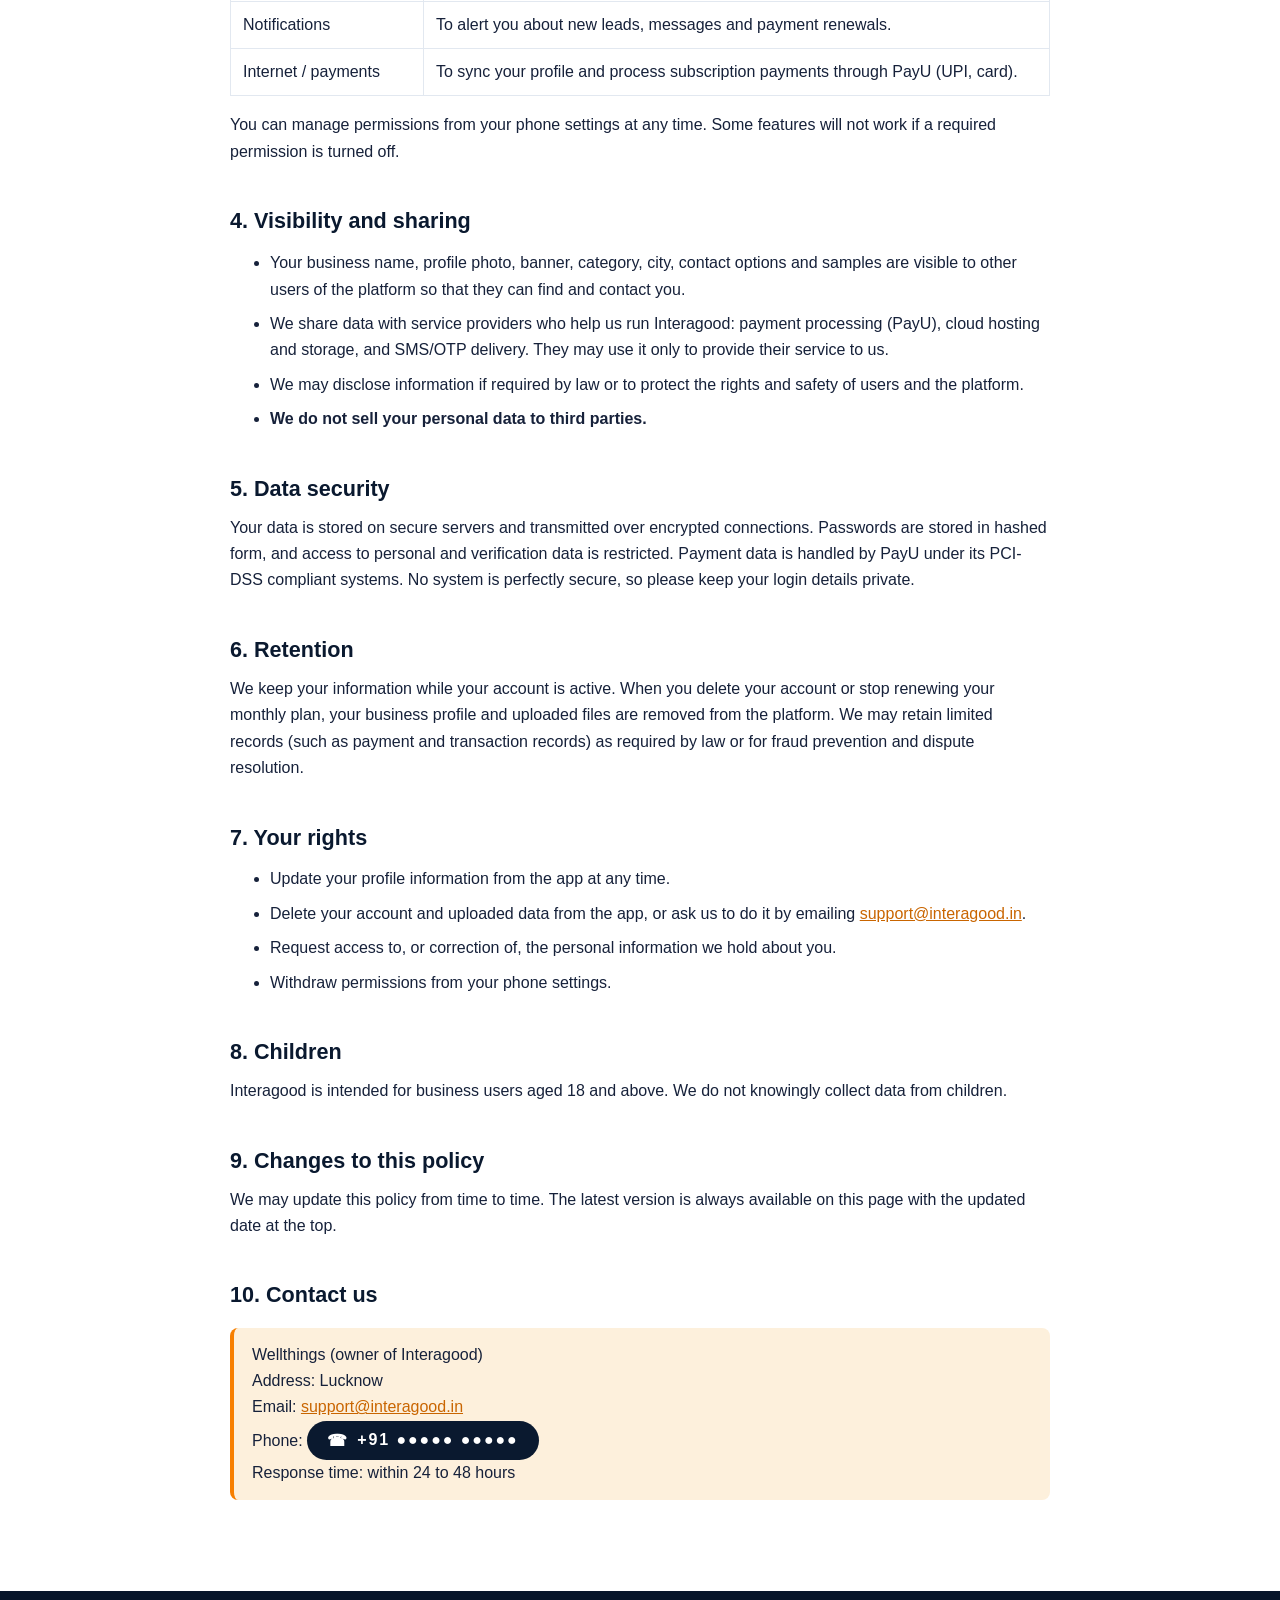
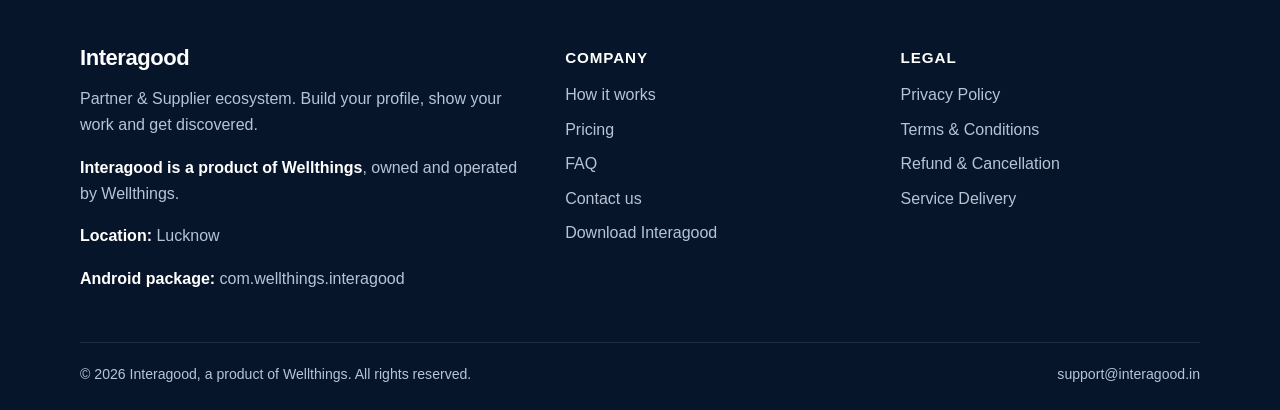
<file: privacy.html>
<!DOCTYPE html>
<html lang="en">
<head>
  <meta charset="UTF-8">
  <meta name="viewport" content="width=device-width, initial-scale=1.0">
  <title>Privacy Policy | Interagood</title>
  <meta name="description" content="How Interagood collects, uses and protects the data of Partners and Suppliers, the app permissions we request and your data rights.">
  <meta name="theme-color" content="#0b1f3a">
  <link rel="icon" type="image/png" href="assets/favicon.png">
  <link rel="apple-touch-icon" href="assets/favicon.png">
  <link rel="stylesheet" href="style.css?v=20261102c">
</head>
<body>
  <header class="nav">
    <div class="container nav-inner">
      <a class="brand" href="index.html" aria-label="Interagood home">
        <span class="brand-name">Interagood</span>
      </a>
      <button class="menu-btn" aria-label="Menu" aria-expanded="false"><span></span><span></span><span></span></button>
      <nav class="nav-links">
        <a href="index.html#how">How it works</a>
        <a href="index.html#roles">Partners &amp; Suppliers</a>
        <a href="index.html#pricing">Pricing</a>
        <a href="index.html#faq">FAQ</a>
        <a href="contact.html">Contact</a>
      </nav>
    </div>
  </header>

  <main>
    <section class="page-head">
      <div class="narrow">
        <h1>Privacy Policy</h1>
        <p>Interagood Partner Program (Partners and Suppliers) &middot; Last updated: 1 November 2026</p>
      </div>
    </section>

    <section class="legal">
      <div class="narrow">
        <p>Interagood is a product of <strong>Wellthings</strong>, which owns and operates it and is the data controller for the information described below (Android package name: com.wellthings.interagood).</p>
        <p>Welcome to the Interagood Partner Program. This Privacy Policy explains how we collect, use, share and protect your information when you register and use the Interagood mobile application and website as a <strong>Partner</strong> or a <strong>Supplier</strong>. By using Interagood you agree to this policy.</p>

        <h2>1. Information we collect</h2>
        <ul>
          <li><strong>Account details:</strong> full name, mobile number (verified by OTP), username and password (stored in hashed form).</li>
          <li><strong>Business details:</strong> business name, category, address, city, state, pincode, profile photo and banner.</li>
          <li><strong>Location:</strong> your GPS location when you choose to pin your shop (Suppliers) or autofill your address (Partners).</li>
          <li><strong>Verification details:</strong> identity and business verification information such as Aadhaar, PAN or GSTIN where required, and, for Partners, experience, team details and toolbox / team photos.</li>
          <li><strong>Content you upload:</strong> samples, product or work photos and videos, captions and price tags.</li>
          <li><strong>Subscription details:</strong> plan, subscription status and payment reference IDs. Card, UPI and bank credentials are entered on PayU and are never stored by Interagood.</li>
          <li><strong>Technical data:</strong> device and app information needed to keep the service secure and working.</li>
        </ul>

        <h2>2. How we use your information</h2>
        <ul>
          <li>To create and verify your account and show your business profile.</li>
          <li>To display your profile, samples and location (where applicable) to customers and other users so they can contact you.</li>
          <li>To send OTPs, lead alerts, payment and renewal notifications.</li>
          <li>To process your monthly subscription payment (&#8377;109 for Partners, &#8377;219 for Suppliers).</li>
          <li>To prevent fraud and misuse, provide support and comply with legal obligations.</li>
        </ul>

        <h2>3. App permissions</h2>
        <table>
          <thead><tr><th>Permission</th><th>Why we need it</th></tr></thead>
          <tbody>
            <tr><td>Location</td><td>To pin your shop or autofill your address, and to show relevant nearby customers, leads and orders.</td></tr>
            <tr><td>Camera &amp; storage / photos</td><td>To upload your profile photo, banner, verification images (toolbox and team) and work or product samples.</td></tr>
            <tr><td>Phone call</td><td>To let customers and users call you directly, and to let you call them.</td></tr>
            <tr><td>Messaging &amp; WhatsApp</td><td>To share work details, updates and location with customers using the apps installed on your phone.</td></tr>
            <tr><td>Notifications</td><td>To alert you about new leads, messages and payment renewals.</td></tr>
            <tr><td>Internet / payments</td><td>To sync your profile and process subscription payments through PayU (UPI, card).</td></tr>
          </tbody>
        </table>
        <p>You can manage permissions from your phone settings at any time. Some features will not work if a required permission is turned off.</p>

        <h2>4. Visibility and sharing</h2>
        <ul>
          <li>Your business name, profile photo, banner, category, city, contact options and samples are visible to other users of the platform so that they can find and contact you.</li>
          <li>We share data with service providers who help us run Interagood: payment processing (PayU), cloud hosting and storage, and SMS/OTP delivery. They may use it only to provide their service to us.</li>
          <li>We may disclose information if required by law or to protect the rights and safety of users and the platform.</li>
          <li><strong>We do not sell your personal data to third parties.</strong></li>
        </ul>

        <h2>5. Data security</h2>
        <p>Your data is stored on secure servers and transmitted over encrypted connections. Passwords are stored in hashed form, and access to personal and verification data is restricted. Payment data is handled by PayU under its PCI-DSS compliant systems. No system is perfectly secure, so please keep your login details private.</p>

        <h2>6. Retention</h2>
        <p>We keep your information while your account is active. When you delete your account or stop renewing your monthly plan, your business profile and uploaded files are removed from the platform. We may retain limited records (such as payment and transaction records) as required by law or for fraud prevention and dispute resolution.</p>

        <h2>7. Your rights</h2>
        <ul>
          <li>Update your profile information from the app at any time.</li>
          <li>Delete your account and uploaded data from the app, or ask us to do it by emailing <a data-email href="mailto:support@interagood.in">support@interagood.in</a>.</li>
          <li>Request access to, or correction of, the personal information we hold about you.</li>
          <li>Withdraw permissions from your phone settings.</li>
        </ul>

        <h2>8. Children</h2>
        <p>Interagood is intended for business users aged 18 and above. We do not knowingly collect data from children.</p>

        <h2>9. Changes to this policy</h2>
        <p>We may update this policy from time to time. The latest version is always available on this page with the updated date at the top.</p>

        <h2>10. Contact us</h2>
        <div class="callout">
          Wellthings (owner of Interagood)<br>
          Address: Lucknow<br>
          Email: <a data-email href="mailto:support@interagood.in">support@interagood.in</a><br>
          Phone: <button type="button" class="call-btn" data-call aria-label="Call Interagood support"><span aria-hidden="true">&#9742;</span><span class="mask">+91 &#9679;&#9679;&#9679;&#9679;&#9679; &#9679;&#9679;&#9679;&#9679;&#9679;</span></button><br>
          Response time: <span data-response>within 24 to 48 hours</span>
        </div>
      </div>
    </section>
  </main>

  <footer>
    <div class="container">
      <div class="foot-grid">
        <div>
          <a class="brand brand-footer" href="index.html" aria-label="Interagood home">
            <span class="brand-name">Interagood</span>
          </a>
          <p>Partner &amp; Supplier ecosystem. Build your profile, show your work and get discovered.</p>
          <p><strong style="color:#fff">Interagood is a product of <span data-company>Wellthings</span></strong>, owned and operated by <span data-company>Wellthings</span>.</p>
          <p data-address-row><strong style="color:#fff">Location:</strong> <span data-address></span></p>
          <p><strong style="color:#fff">Android package:</strong> <span data-package>com.wellthings.interagood</span></p>
        </div>
        <div>
          <h4>Company</h4>
          <ul>
            <li><a href="index.html#how">How it works</a></li>
            <li><a href="index.html#pricing">Pricing</a></li>
            <li><a href="index.html#faq">FAQ</a></li>
            <li><a href="contact.html">Contact us</a></li>
            <li><a data-app-link data-live="Download Interagood">Download Interagood</a></li>
          </ul>
        </div>
        <div>
          <h4>Legal</h4>
          <ul>
            <li><a href="privacy.html">Privacy Policy</a></li>
            <li><a href="terms.html">Terms &amp; Conditions</a></li>
            <li><a href="refund.html">Refund &amp; Cancellation</a></li>
            <li><a href="shipping.html">Service Delivery</a></li>
          </ul>
        </div>
      </div>
      <div class="copy">
        <span>&copy; <span data-year>2026</span> Interagood, a product of <span data-company>Wellthings</span>. All rights reserved.</span>
        <span><a data-email href="mailto:support@interagood.in">support@interagood.in</a></span>
      </div>
    </div>
  </footer>

  <script src="config.js?v=20261102c"></script>
  <script src="app.js?v=20261102c"></script>
</body>
</html>
</file>
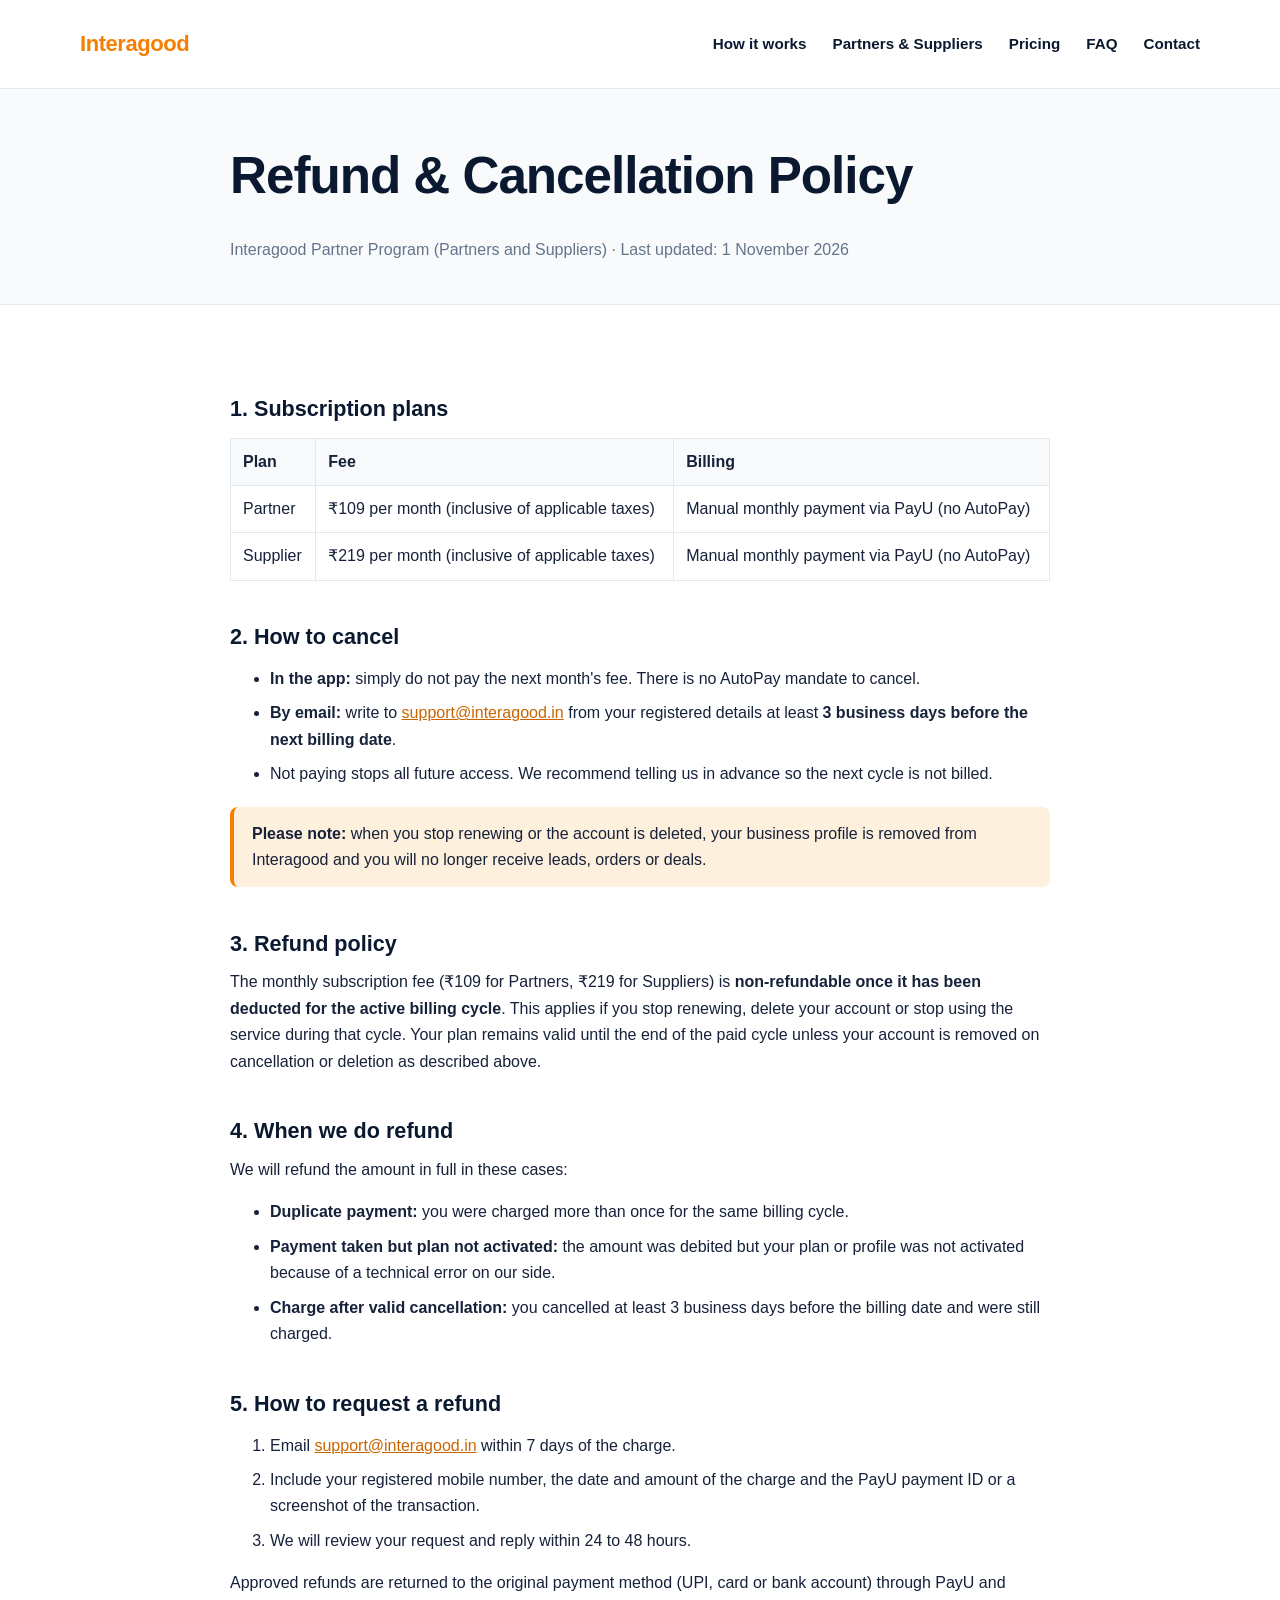
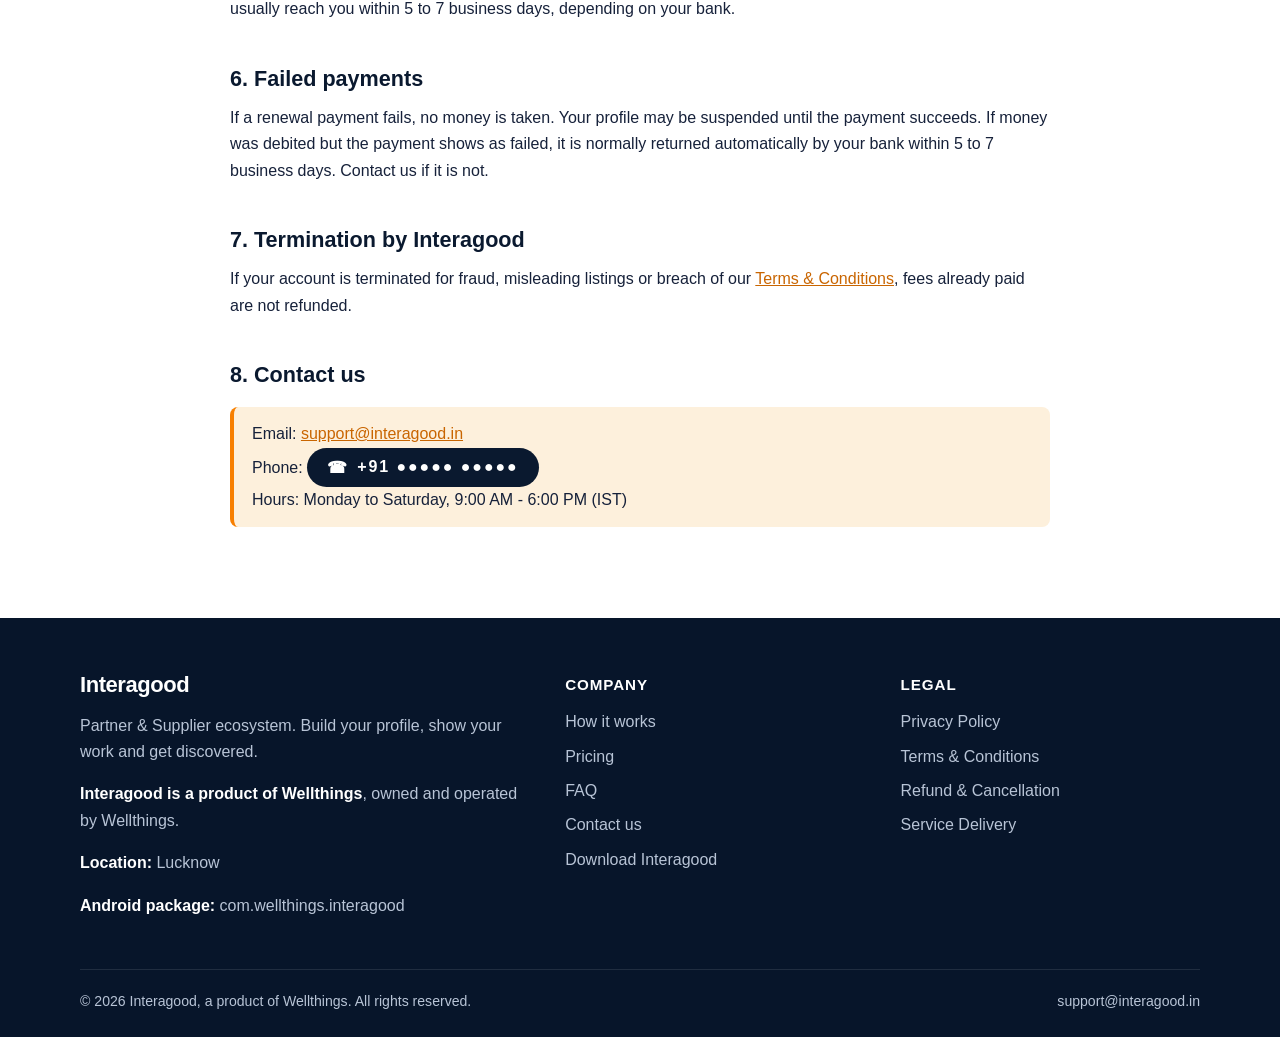
<file: refund.html>
<!DOCTYPE html>
<html lang="en">
<head>
  <meta charset="UTF-8">
  <meta name="viewport" content="width=device-width, initial-scale=1.0">
  <title>Refund &amp; Cancellation Policy | Interagood</title>
  <meta name="description" content="Interagood cancellation and refund policy for the Partner (Rs 109/month) and Supplier (Rs 219/month) subscriptions.">
  <meta name="theme-color" content="#0b1f3a">
  <link rel="icon" type="image/png" href="assets/favicon.png">
  <link rel="apple-touch-icon" href="assets/favicon.png">
  <link rel="stylesheet" href="style.css?v=20261102c">
</head>
<body>
  <header class="nav">
    <div class="container nav-inner">
      <a class="brand" href="index.html" aria-label="Interagood home">
        <span class="brand-name">Interagood</span>
      </a>
      <button class="menu-btn" aria-label="Menu" aria-expanded="false"><span></span><span></span><span></span></button>
      <nav class="nav-links">
        <a href="index.html#how">How it works</a>
        <a href="index.html#roles">Partners &amp; Suppliers</a>
        <a href="index.html#pricing">Pricing</a>
        <a href="index.html#faq">FAQ</a>
        <a href="contact.html">Contact</a>
      </nav>
    </div>
  </header>

  <main>
    <section class="page-head">
      <div class="narrow">
        <h1>Refund &amp; Cancellation Policy</h1>
        <p>Interagood Partner Program (Partners and Suppliers) &middot; Last updated: 1 November 2026</p>
      </div>
    </section>

    <section class="legal">
      <div class="narrow">
        <h2>1. Subscription plans</h2>
        <table>
          <thead><tr><th>Plan</th><th>Fee</th><th>Billing</th></tr></thead>
          <tbody>
            <tr><td>Partner</td><td>&#8377;109 per month (inclusive of applicable taxes)</td><td>Manual monthly payment via PayU (no AutoPay)</td></tr>
            <tr><td>Supplier</td><td>&#8377;219 per month (inclusive of applicable taxes)</td><td>Manual monthly payment via PayU (no AutoPay)</td></tr>
          </tbody>
        </table>

        <h2>2. How to cancel</h2>
        <ul>
          <li><strong>In the app:</strong> simply do not pay the next month's fee. There is no AutoPay mandate to cancel.</li>
          <li><strong>By email:</strong> write to <a data-email href="mailto:support@interagood.in">support@interagood.in</a> from your registered details at least <strong>3 business days before the next billing date</strong>.</li>
          <li>Not paying stops all future access. We recommend telling us in advance so the next cycle is not billed.</li>
        </ul>
        <div class="callout"><strong>Please note:</strong> when you stop renewing or the account is deleted, your business profile is removed from Interagood and you will no longer receive leads, orders or deals.</div>

        <h2>3. Refund policy</h2>
        <p>The monthly subscription fee (&#8377;109 for Partners, &#8377;219 for Suppliers) is <strong>non-refundable once it has been deducted for the active billing cycle</strong>. This applies if you stop renewing, delete your account or stop using the service during that cycle. Your plan remains valid until the end of the paid cycle unless your account is removed on cancellation or deletion as described above.</p>

        <h2>4. When we do refund</h2>
        <p>We will refund the amount in full in these cases:</p>
        <ul>
          <li><strong>Duplicate payment:</strong> you were charged more than once for the same billing cycle.</li>
          <li><strong>Payment taken but plan not activated:</strong> the amount was debited but your plan or profile was not activated because of a technical error on our side.</li>
          <li><strong>Charge after valid cancellation:</strong> you cancelled at least 3 business days before the billing date and were still charged.</li>
        </ul>

        <h2>5. How to request a refund</h2>
        <ol>
          <li>Email <a data-email href="mailto:support@interagood.in">support@interagood.in</a> within 7 days of the charge.</li>
          <li>Include your registered mobile number, the date and amount of the charge and the PayU payment ID or a screenshot of the transaction.</li>
          <li>We will review your request and reply <span data-response>within 24 to 48 hours</span>.</li>
        </ol>
        <p>Approved refunds are returned to the original payment method (UPI, card or bank account) through PayU and usually reach you within 5 to 7 business days, depending on your bank.</p>

        <h2>6. Failed payments</h2>
        <p>If a renewal payment fails, no money is taken. Your profile may be suspended until the payment succeeds. If money was debited but the payment shows as failed, it is normally returned automatically by your bank within 5 to 7 business days. Contact us if it is not.</p>

        <h2>7. Termination by Interagood</h2>
        <p>If your account is terminated for fraud, misleading listings or breach of our <a href="terms.html">Terms &amp; Conditions</a>, fees already paid are not refunded.</p>

        <h2>8. Contact us</h2>
        <div class="callout">
          Email: <a data-email href="mailto:support@interagood.in">support@interagood.in</a><br>
          Phone: <button type="button" class="call-btn" data-call aria-label="Call Interagood support"><span aria-hidden="true">&#9742;</span><span class="mask">+91 &#9679;&#9679;&#9679;&#9679;&#9679; &#9679;&#9679;&#9679;&#9679;&#9679;</span></button><br>
          Hours: <span data-hours>Monday to Saturday, 9:00 AM - 6:00 PM (IST)</span>
        </div>
      </div>
    </section>
  </main>

  <footer>
    <div class="container">
      <div class="foot-grid">
        <div>
          <a class="brand brand-footer" href="index.html" aria-label="Interagood home">
            <span class="brand-name">Interagood</span>
          </a>
          <p>Partner &amp; Supplier ecosystem. Build your profile, show your work and get discovered.</p>
          <p><strong style="color:#fff">Interagood is a product of <span data-company>Wellthings</span></strong>, owned and operated by <span data-company>Wellthings</span>.</p>
          <p data-address-row><strong style="color:#fff">Location:</strong> <span data-address></span></p>
          <p><strong style="color:#fff">Android package:</strong> <span data-package>com.wellthings.interagood</span></p>
        </div>
        <div>
          <h4>Company</h4>
          <ul>
            <li><a href="index.html#how">How it works</a></li>
            <li><a href="index.html#pricing">Pricing</a></li>
            <li><a href="index.html#faq">FAQ</a></li>
            <li><a href="contact.html">Contact us</a></li>
            <li><a data-app-link data-live="Download Interagood">Download Interagood</a></li>
          </ul>
        </div>
        <div>
          <h4>Legal</h4>
          <ul>
            <li><a href="privacy.html">Privacy Policy</a></li>
            <li><a href="terms.html">Terms &amp; Conditions</a></li>
            <li><a href="refund.html">Refund &amp; Cancellation</a></li>
            <li><a href="shipping.html">Service Delivery</a></li>
          </ul>
        </div>
      </div>
      <div class="copy">
        <span>&copy; <span data-year>2026</span> Interagood, a product of <span data-company>Wellthings</span>. All rights reserved.</span>
        <span><a data-email href="mailto:support@interagood.in">support@interagood.in</a></span>
      </div>
    </div>
  </footer>

  <script src="config.js?v=20261102c"></script>
  <script src="app.js?v=20261102c"></script>
</body>
</html>
</file>
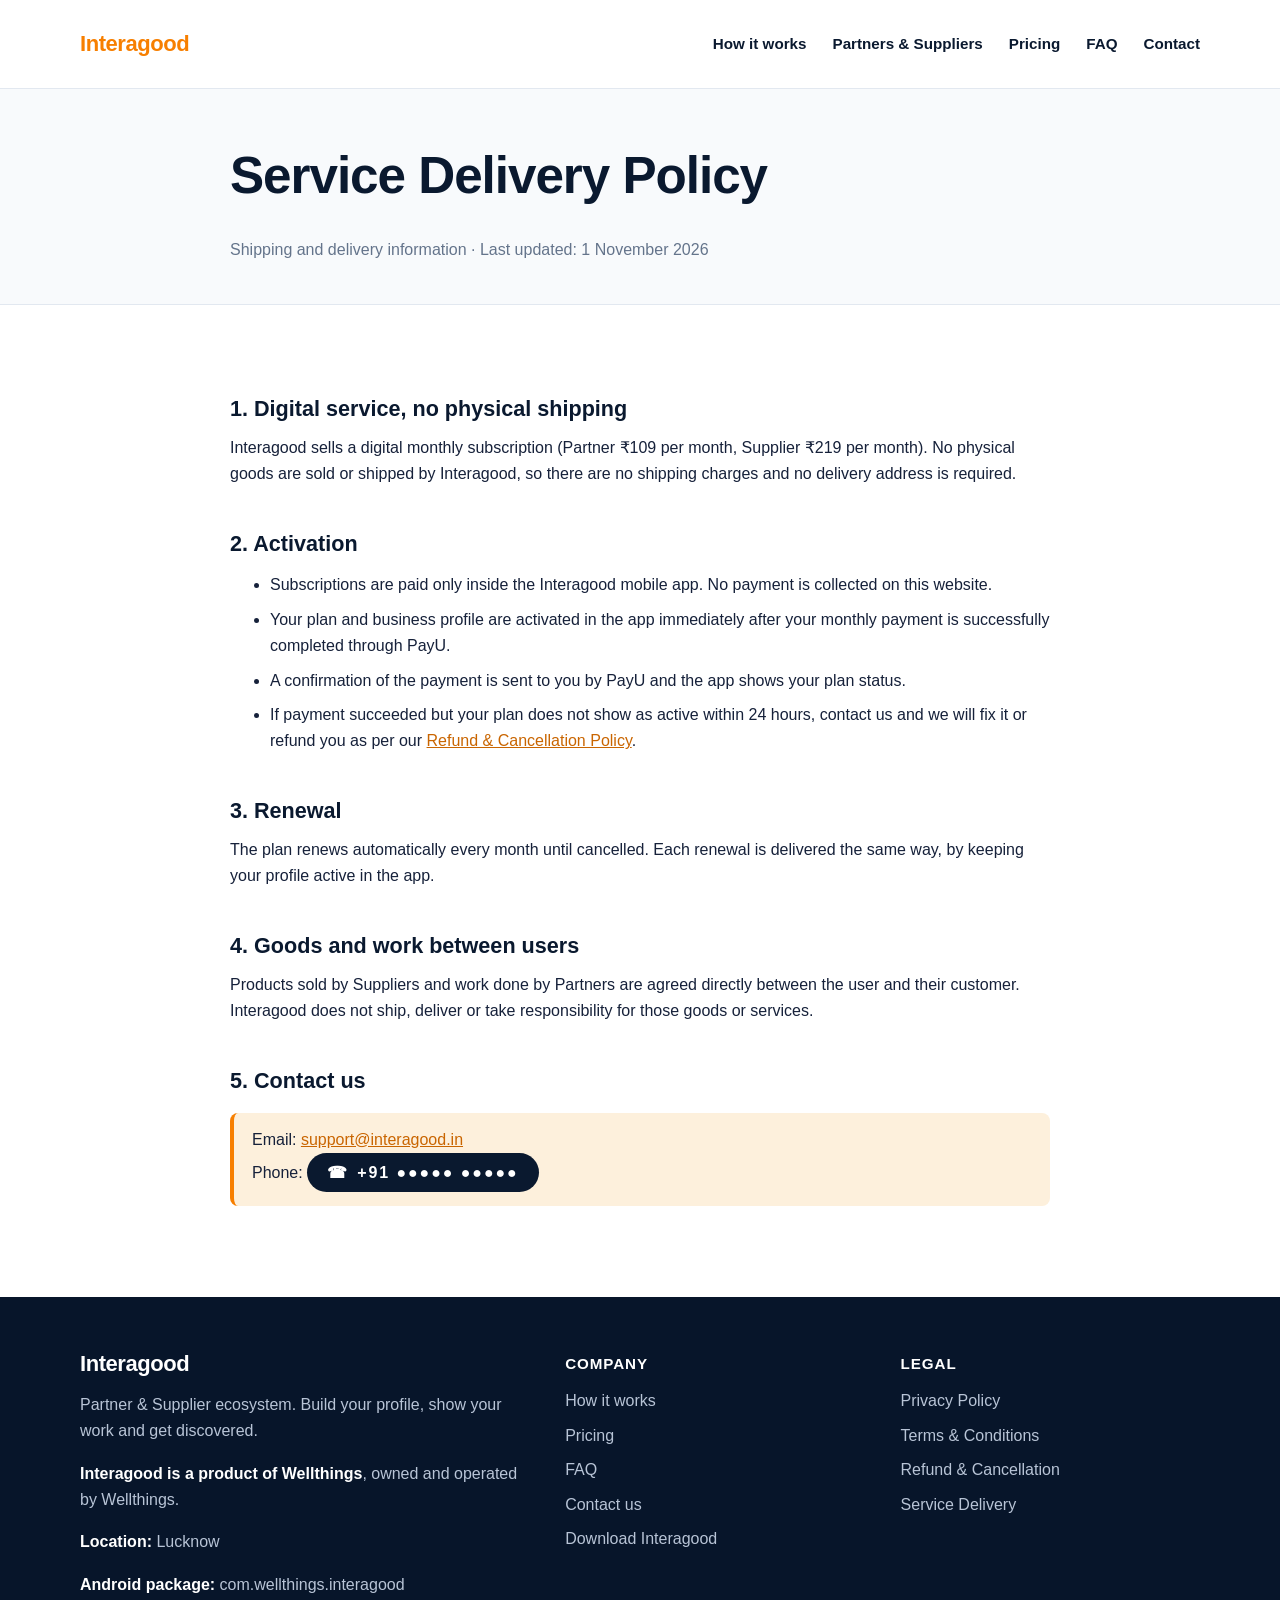
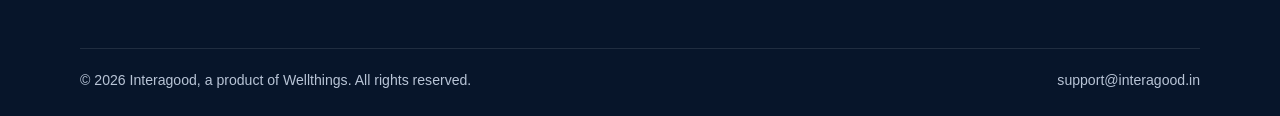
<file: shipping.html>
<!DOCTYPE html>
<html lang="en">
<head>
  <meta charset="UTF-8">
  <meta name="viewport" content="width=device-width, initial-scale=1.0">
  <title>Service Delivery Policy | Interagood</title>
  <meta name="description" content="Interagood is a digital subscription service. Plans are activated instantly in the app after successful payment. No physical shipping.">
  <meta name="theme-color" content="#0b1f3a">
  <link rel="icon" type="image/png" href="assets/favicon.png">
  <link rel="apple-touch-icon" href="assets/favicon.png">
  <link rel="stylesheet" href="style.css?v=20261102c">
</head>
<body>
  <header class="nav">
    <div class="container nav-inner">
      <a class="brand" href="index.html" aria-label="Interagood home">
        <span class="brand-name">Interagood</span>
      </a>
      <button class="menu-btn" aria-label="Menu" aria-expanded="false"><span></span><span></span><span></span></button>
      <nav class="nav-links">
        <a href="index.html#how">How it works</a>
        <a href="index.html#roles">Partners &amp; Suppliers</a>
        <a href="index.html#pricing">Pricing</a>
        <a href="index.html#faq">FAQ</a>
        <a href="contact.html">Contact</a>
      </nav>
    </div>
  </header>

  <main>
    <section class="page-head">
      <div class="narrow">
        <h1>Service Delivery Policy</h1>
        <p>Shipping and delivery information &middot; Last updated: 1 November 2026</p>
      </div>
    </section>

    <section class="legal">
      <div class="narrow">
        <h2>1. Digital service, no physical shipping</h2>
        <p>Interagood sells a digital monthly subscription (Partner &#8377;109 per month, Supplier &#8377;219 per month). No physical goods are sold or shipped by Interagood, so there are no shipping charges and no delivery address is required.</p>

        <h2>2. Activation</h2>
        <ul>
          <li>Subscriptions are paid only inside the Interagood mobile app. No payment is collected on this website.</li>
          <li>Your plan and business profile are activated in the app immediately after your monthly payment is successfully completed through PayU.</li>
          <li>A confirmation of the payment is sent to you by PayU and the app shows your plan status.</li>
          <li>If payment succeeded but your plan does not show as active within 24 hours, contact us and we will fix it or refund you as per our <a href="refund.html">Refund &amp; Cancellation Policy</a>.</li>
        </ul>

        <h2>3. Renewal</h2>
        <p>The plan renews automatically every month until cancelled. Each renewal is delivered the same way, by keeping your profile active in the app.</p>

        <h2>4. Goods and work between users</h2>
        <p>Products sold by Suppliers and work done by Partners are agreed directly between the user and their customer. Interagood does not ship, deliver or take responsibility for those goods or services.</p>

        <h2>5. Contact us</h2>
        <div class="callout">
          Email: <a data-email href="mailto:support@interagood.in">support@interagood.in</a><br>
          Phone: <button type="button" class="call-btn" data-call aria-label="Call Interagood support"><span aria-hidden="true">&#9742;</span><span class="mask">+91 &#9679;&#9679;&#9679;&#9679;&#9679; &#9679;&#9679;&#9679;&#9679;&#9679;</span></button>
        </div>
      </div>
    </section>
  </main>

  <footer>
    <div class="container">
      <div class="foot-grid">
        <div>
          <a class="brand brand-footer" href="index.html" aria-label="Interagood home">
            <span class="brand-name">Interagood</span>
          </a>
          <p>Partner &amp; Supplier ecosystem. Build your profile, show your work and get discovered.</p>
          <p><strong style="color:#fff">Interagood is a product of <span data-company>Wellthings</span></strong>, owned and operated by <span data-company>Wellthings</span>.</p>
          <p data-address-row><strong style="color:#fff">Location:</strong> <span data-address></span></p>
          <p><strong style="color:#fff">Android package:</strong> <span data-package>com.wellthings.interagood</span></p>
        </div>
        <div>
          <h4>Company</h4>
          <ul>
            <li><a href="index.html#how">How it works</a></li>
            <li><a href="index.html#pricing">Pricing</a></li>
            <li><a href="index.html#faq">FAQ</a></li>
            <li><a href="contact.html">Contact us</a></li>
            <li><a data-app-link data-live="Download Interagood">Download Interagood</a></li>
          </ul>
        </div>
        <div>
          <h4>Legal</h4>
          <ul>
            <li><a href="privacy.html">Privacy Policy</a></li>
            <li><a href="terms.html">Terms &amp; Conditions</a></li>
            <li><a href="refund.html">Refund &amp; Cancellation</a></li>
            <li><a href="shipping.html">Service Delivery</a></li>
          </ul>
        </div>
      </div>
      <div class="copy">
        <span>&copy; <span data-year>2026</span> Interagood, a product of <span data-company>Wellthings</span>. All rights reserved.</span>
        <span><a data-email href="mailto:support@interagood.in">support@interagood.in</a></span>
      </div>
    </div>
  </footer>

  <script src="config.js?v=20261102c"></script>
  <script src="app.js?v=20261102c"></script>
</body>
</html>
</file>
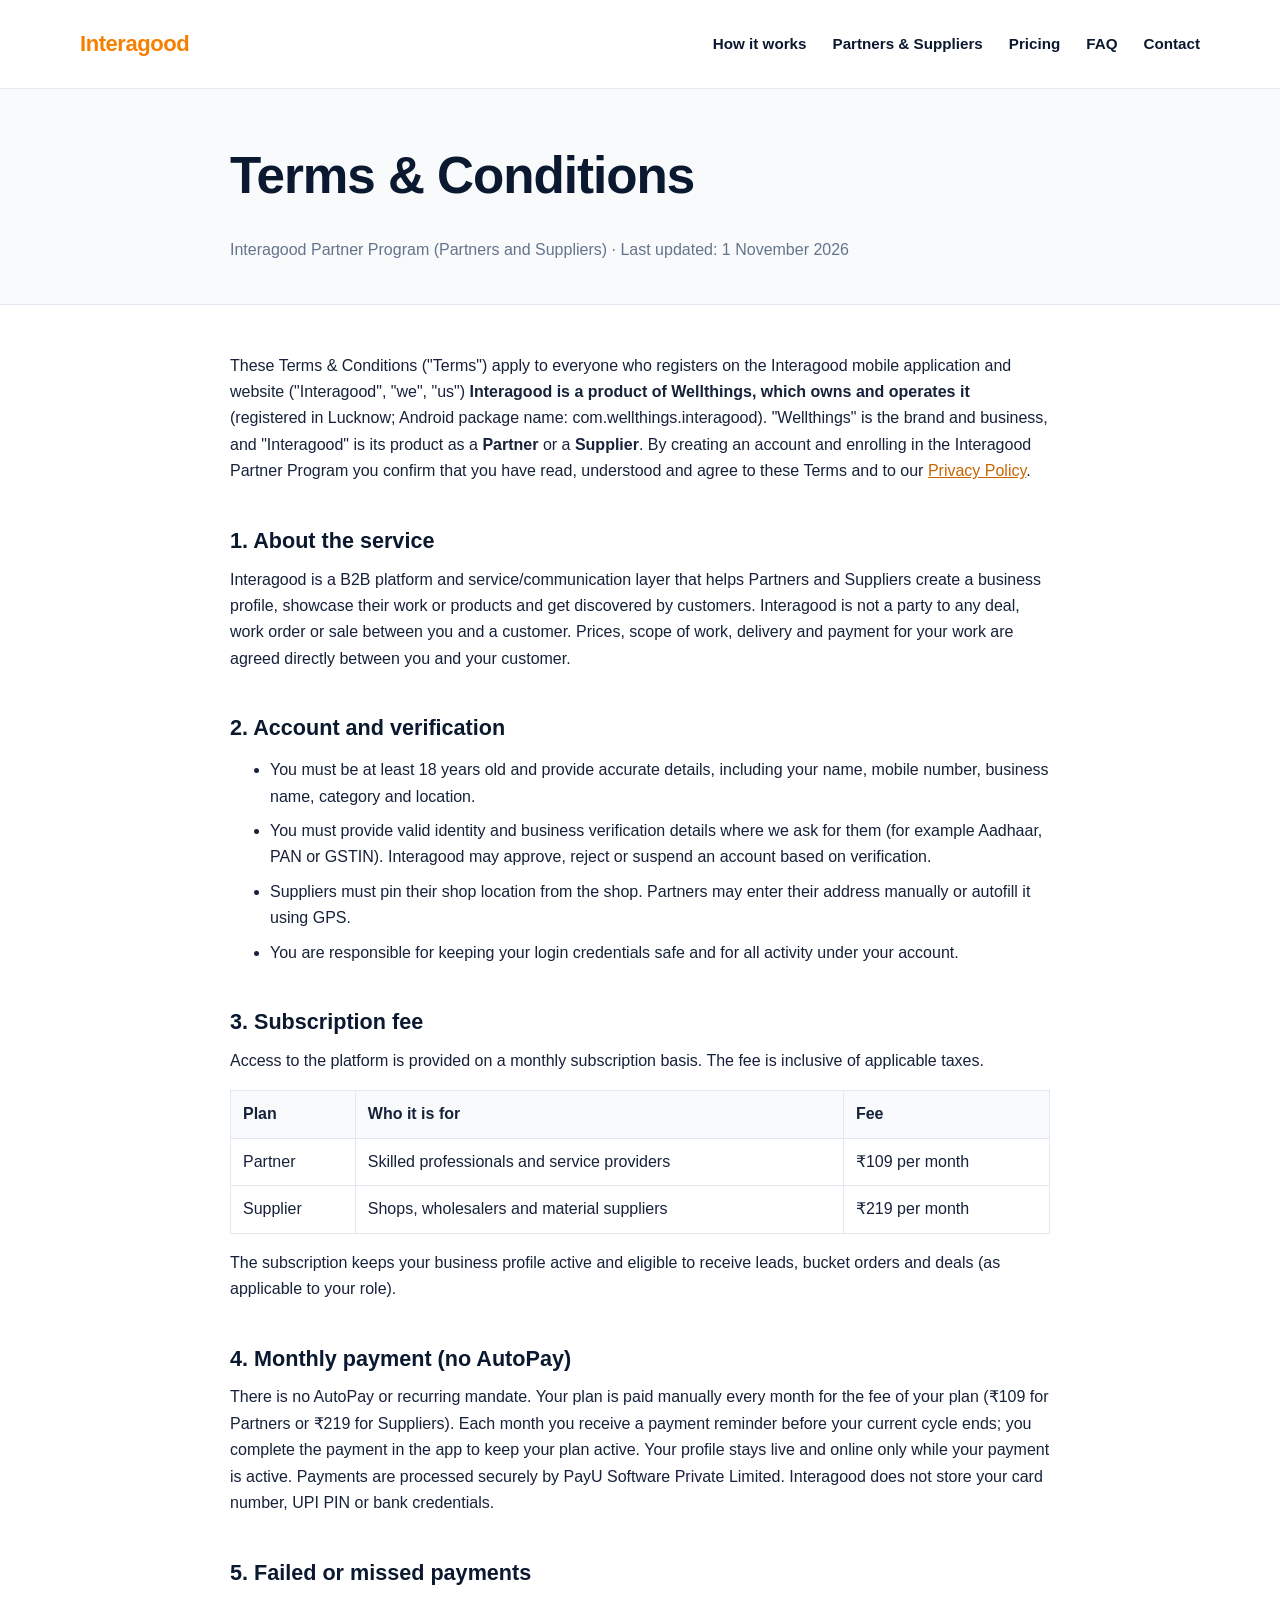
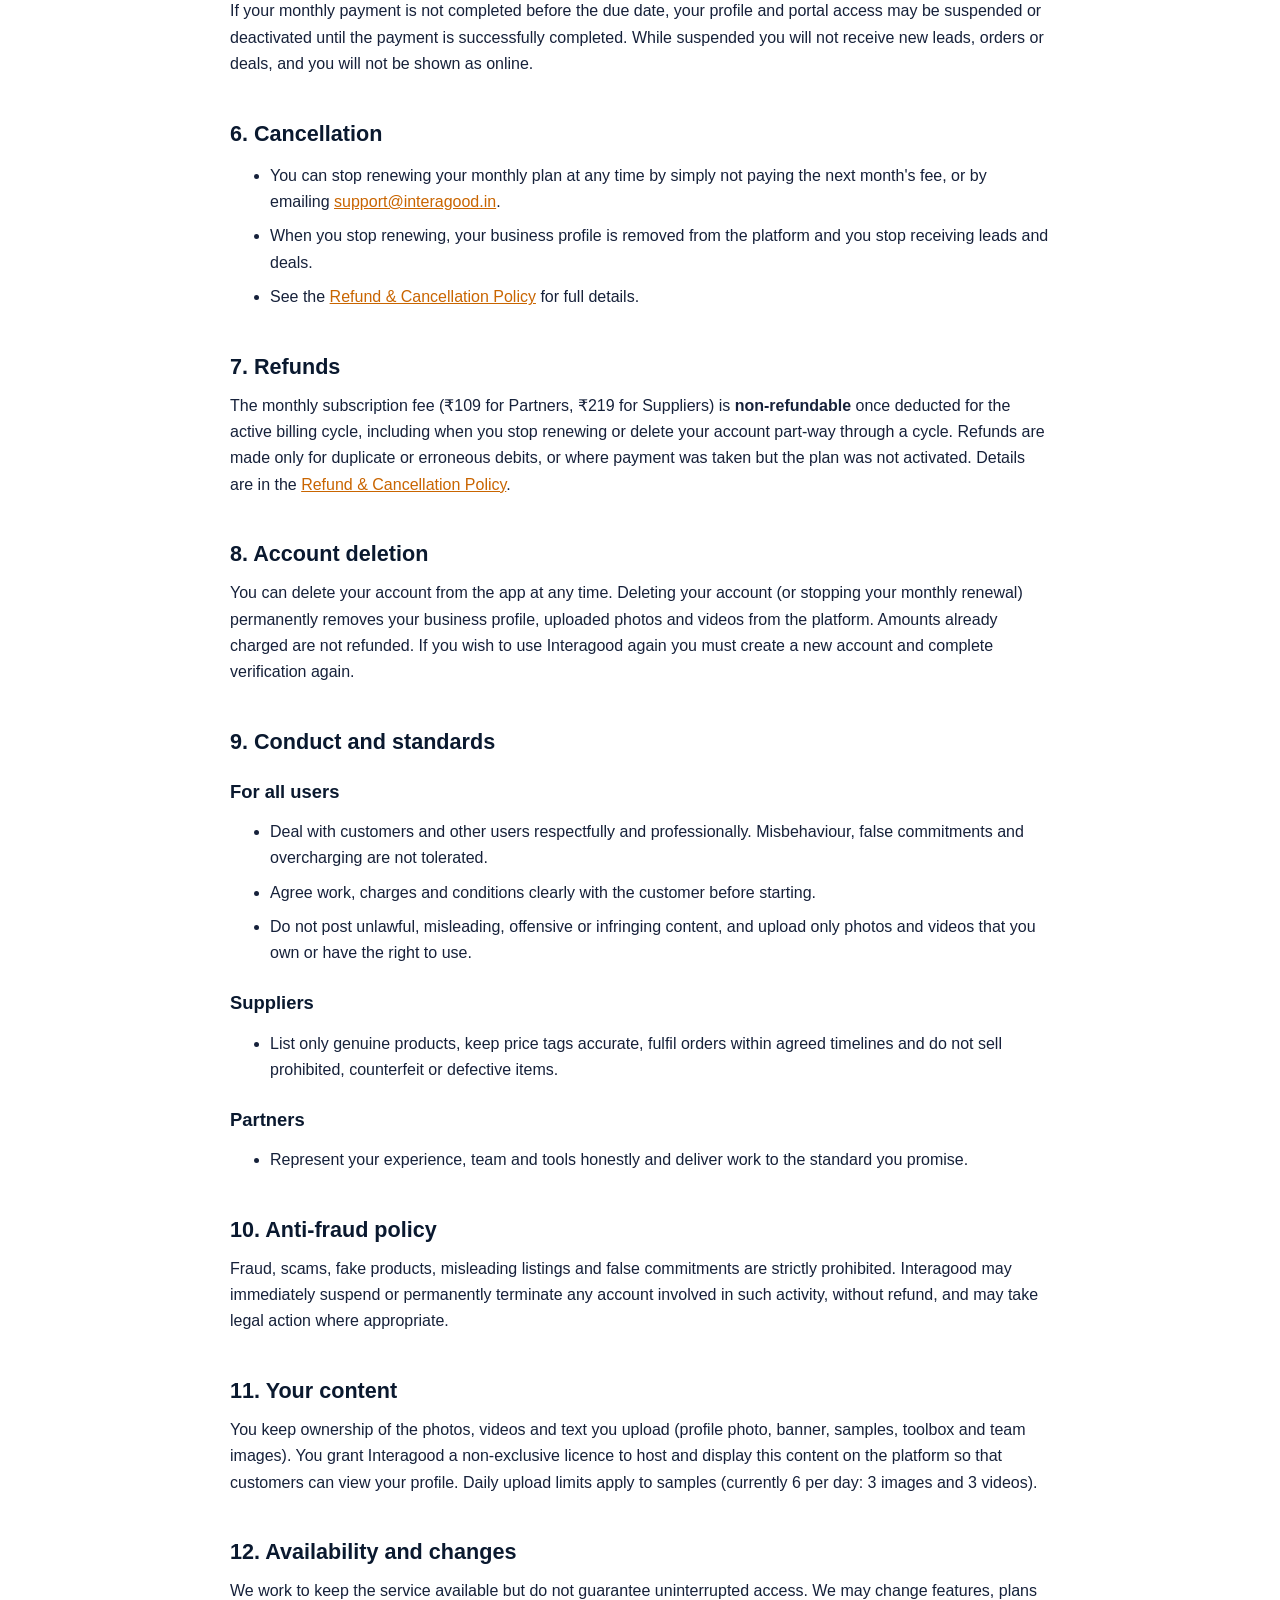
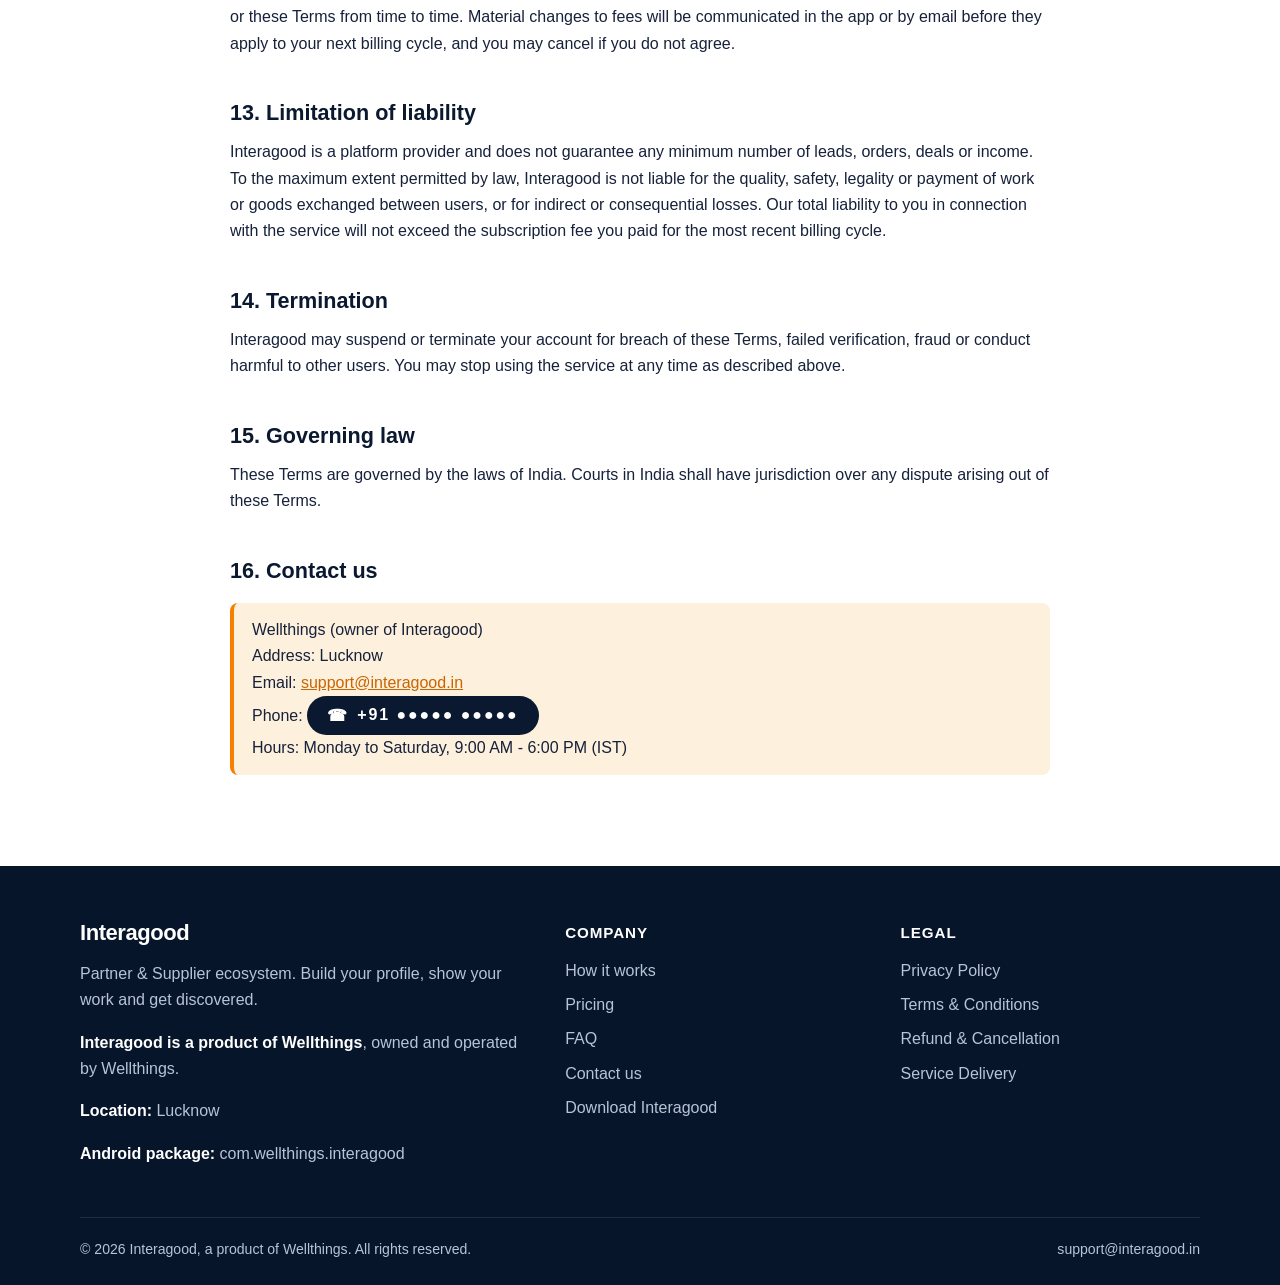
<file: terms.html>
<!DOCTYPE html>
<html lang="en">
<head>
  <meta charset="UTF-8">
  <meta name="viewport" content="width=device-width, initial-scale=1.0">
  <title>Terms &amp; Conditions | Interagood</title>
  <meta name="description" content="Terms and Conditions for the Interagood Partner Program (Partners and Suppliers): subscription fees, monthly payment, cancellation, refunds and conduct.">
  <meta name="theme-color" content="#0b1f3a">
  <link rel="icon" type="image/png" href="assets/favicon.png">
  <link rel="apple-touch-icon" href="assets/favicon.png">
  <link rel="stylesheet" href="style.css?v=20261102c">
</head>
<body>
  <header class="nav">
    <div class="container nav-inner">
      <a class="brand" href="index.html" aria-label="Interagood home">
        <span class="brand-name">Interagood</span>
      </a>
      <button class="menu-btn" aria-label="Menu" aria-expanded="false"><span></span><span></span><span></span></button>
      <nav class="nav-links">
        <a href="index.html#how">How it works</a>
        <a href="index.html#roles">Partners &amp; Suppliers</a>
        <a href="index.html#pricing">Pricing</a>
        <a href="index.html#faq">FAQ</a>
        <a href="contact.html">Contact</a>
      </nav>
    </div>
  </header>

  <main>
    <section class="page-head">
      <div class="narrow">
        <h1>Terms &amp; Conditions</h1>
        <p>Interagood Partner Program (Partners and Suppliers) &middot; Last updated: 1 November 2026</p>
      </div>
    </section>

    <section class="legal">
      <div class="narrow">
        <p>These Terms &amp; Conditions ("Terms") apply to everyone who registers on the Interagood mobile application and website ("Interagood", "we", "us") <strong>Interagood is a product of Wellthings, which owns and operates it</strong> (registered in Lucknow; Android package name: com.wellthings.interagood). "Wellthings" is the brand and business, and "Interagood" is its product as a <strong>Partner</strong> or a <strong>Supplier</strong>. By creating an account and enrolling in the Interagood Partner Program you confirm that you have read, understood and agree to these Terms and to our <a href="privacy.html">Privacy Policy</a>.</p>

        <h2>1. About the service</h2>
        <p>Interagood is a B2B platform and service/communication layer that helps Partners and Suppliers create a business profile, showcase their work or products and get discovered by customers. Interagood is not a party to any deal, work order or sale between you and a customer. Prices, scope of work, delivery and payment for your work are agreed directly between you and your customer.</p>

        <h2>2. Account and verification</h2>
        <ul>
          <li>You must be at least 18 years old and provide accurate details, including your name, mobile number, business name, category and location.</li>
          <li>You must provide valid identity and business verification details where we ask for them (for example Aadhaar, PAN or GSTIN). Interagood may approve, reject or suspend an account based on verification.</li>
          <li>Suppliers must pin their shop location from the shop. Partners may enter their address manually or autofill it using GPS.</li>
          <li>You are responsible for keeping your login credentials safe and for all activity under your account.</li>
        </ul>

        <h2>3. Subscription fee</h2>
        <p>Access to the platform is provided on a monthly subscription basis. The fee is inclusive of applicable taxes.</p>
        <table>
          <thead><tr><th>Plan</th><th>Who it is for</th><th>Fee</th></tr></thead>
          <tbody>
            <tr><td>Partner</td><td>Skilled professionals and service providers</td><td>&#8377;109 per month</td></tr>
            <tr><td>Supplier</td><td>Shops, wholesalers and material suppliers</td><td>&#8377;219 per month</td></tr>
          </tbody>
        </table>
        <p>The subscription keeps your business profile active and eligible to receive leads, bucket orders and deals (as applicable to your role).</p>

        <h2>4. Monthly payment (no AutoPay)</h2>
        <p>There is no AutoPay or recurring mandate. Your plan is paid manually every month for the fee of your plan (&#8377;109 for Partners or &#8377;219 for Suppliers). Each month you receive a payment reminder before your current cycle ends; you complete the payment in the app to keep your plan active. Your profile stays live and online only while your payment is active. Payments are processed securely by PayU Software Private Limited. Interagood does not store your card number, UPI PIN or bank credentials.</p>

        <h2>5. Failed or missed payments</h2>
        <p>If your monthly payment is not completed before the due date, your profile and portal access may be suspended or deactivated until the payment is successfully completed. While suspended you will not receive new leads, orders or deals, and you will not be shown as online.</p>

        <h2>6. Cancellation</h2>
        <ul>
          <li>You can stop renewing your monthly plan at any time by simply not paying the next month's fee, or by emailing <a data-email href="mailto:support@interagood.in">support@interagood.in</a>.</li>
          <li>When you stop renewing, your business profile is removed from the platform and you stop receiving leads and deals.</li>
          <li>See the <a href="refund.html">Refund &amp; Cancellation Policy</a> for full details.</li>
        </ul>

        <h2>7. Refunds</h2>
        <p>The monthly subscription fee (&#8377;109 for Partners, &#8377;219 for Suppliers) is <strong>non-refundable</strong> once deducted for the active billing cycle, including when you stop renewing or delete your account part-way through a cycle. Refunds are made only for duplicate or erroneous debits, or where payment was taken but the plan was not activated. Details are in the <a href="refund.html">Refund &amp; Cancellation Policy</a>.</p>

        <h2>8. Account deletion</h2>
        <p>You can delete your account from the app at any time. Deleting your account (or stopping your monthly renewal) permanently removes your business profile, uploaded photos and videos from the platform. Amounts already charged are not refunded. If you wish to use Interagood again you must create a new account and complete verification again.</p>

        <h2>9. Conduct and standards</h2>
        <h3>For all users</h3>
        <ul>
          <li>Deal with customers and other users respectfully and professionally. Misbehaviour, false commitments and overcharging are not tolerated.</li>
          <li>Agree work, charges and conditions clearly with the customer before starting.</li>
          <li>Do not post unlawful, misleading, offensive or infringing content, and upload only photos and videos that you own or have the right to use.</li>
        </ul>
        <h3>Suppliers</h3>
        <ul>
          <li>List only genuine products, keep price tags accurate, fulfil orders within agreed timelines and do not sell prohibited, counterfeit or defective items.</li>
        </ul>
        <h3>Partners</h3>
        <ul>
          <li>Represent your experience, team and tools honestly and deliver work to the standard you promise.</li>
        </ul>

        <h2>10. Anti-fraud policy</h2>
        <p>Fraud, scams, fake products, misleading listings and false commitments are strictly prohibited. Interagood may immediately suspend or permanently terminate any account involved in such activity, without refund, and may take legal action where appropriate.</p>

        <h2>11. Your content</h2>
        <p>You keep ownership of the photos, videos and text you upload (profile photo, banner, samples, toolbox and team images). You grant Interagood a non-exclusive licence to host and display this content on the platform so that customers can view your profile. Daily upload limits apply to samples (currently 6 per day: 3 images and 3 videos).</p>

        <h2>12. Availability and changes</h2>
        <p>We work to keep the service available but do not guarantee uninterrupted access. We may change features, plans or these Terms from time to time. Material changes to fees will be communicated in the app or by email before they apply to your next billing cycle, and you may cancel if you do not agree.</p>

        <h2>13. Limitation of liability</h2>
        <p>Interagood is a platform provider and does not guarantee any minimum number of leads, orders, deals or income. To the maximum extent permitted by law, Interagood is not liable for the quality, safety, legality or payment of work or goods exchanged between users, or for indirect or consequential losses. Our total liability to you in connection with the service will not exceed the subscription fee you paid for the most recent billing cycle.</p>

        <h2>14. Termination</h2>
        <p>Interagood may suspend or terminate your account for breach of these Terms, failed verification, fraud or conduct harmful to other users. You may stop using the service at any time as described above.</p>

        <h2>15. Governing law</h2>
        <p>These Terms are governed by the laws of India. Courts in India shall have jurisdiction over any dispute arising out of these Terms.</p>

        <h2>16. Contact us</h2>
        <div class="callout">
          Wellthings (owner of Interagood)<br>
          Address: Lucknow<br>
          Email: <a data-email href="mailto:support@interagood.in">support@interagood.in</a><br>
          Phone: <button type="button" class="call-btn" data-call aria-label="Call Interagood support"><span aria-hidden="true">&#9742;</span><span class="mask">+91 &#9679;&#9679;&#9679;&#9679;&#9679; &#9679;&#9679;&#9679;&#9679;&#9679;</span></button><br>
          Hours: <span data-hours>Monday to Saturday, 9:00 AM - 6:00 PM (IST)</span>
        </div>
      </div>
    </section>
  </main>

  <footer>
    <div class="container">
      <div class="foot-grid">
        <div>
          <a class="brand brand-footer" href="index.html" aria-label="Interagood home">
            <span class="brand-name">Interagood</span>
          </a>
          <p>Partner &amp; Supplier ecosystem. Build your profile, show your work and get discovered.</p>
          <p><strong style="color:#fff">Interagood is a product of <span data-company>Wellthings</span></strong>, owned and operated by <span data-company>Wellthings</span>.</p>
          <p data-address-row><strong style="color:#fff">Location:</strong> <span data-address></span></p>
          <p><strong style="color:#fff">Android package:</strong> <span data-package>com.wellthings.interagood</span></p>
        </div>
        <div>
          <h4>Company</h4>
          <ul>
            <li><a href="index.html#how">How it works</a></li>
            <li><a href="index.html#pricing">Pricing</a></li>
            <li><a href="index.html#faq">FAQ</a></li>
            <li><a href="contact.html">Contact us</a></li>
            <li><a data-app-link data-live="Download Interagood">Download Interagood</a></li>
          </ul>
        </div>
        <div>
          <h4>Legal</h4>
          <ul>
            <li><a href="privacy.html">Privacy Policy</a></li>
            <li><a href="terms.html">Terms &amp; Conditions</a></li>
            <li><a href="refund.html">Refund &amp; Cancellation</a></li>
            <li><a href="shipping.html">Service Delivery</a></li>
          </ul>
        </div>
      </div>
      <div class="copy">
        <span>&copy; <span data-year>2026</span> Interagood, a product of <span data-company>Wellthings</span>. All rights reserved.</span>
        <span><a data-email href="mailto:support@interagood.in">support@interagood.in</a></span>
      </div>
    </div>
  </footer>

  <script src="config.js?v=20261102c"></script>
  <script src="app.js?v=20261102c"></script>
</body>
</html>
</file>
<file: style.css>
:root {
  --navy: #0a192f;
  --navy-2: #112543;
  --orange: #f77f00;
  --orange-dark: #c96500;
  --orange-soft: #fdf0dc;
  --ink: #16213a;
  --muted: #64748b;
  --line: #e2e8f0;
  --bg: #ffffff;
  --bg-alt: #f8fafc;
  --radius: 16px;
  --shadow: 0 10px 30px rgba(10, 25, 47, 0.08);
}

* { box-sizing: border-box; }
html { scroll-behavior: smooth; }
body {
  margin: 0;
  font-family: 'Poppins', -apple-system, BlinkMacSystemFont, "Segoe UI", Roboto, "Helvetica Neue", Arial, sans-serif;
  color: var(--ink);
  background: var(--bg);
  line-height: 1.65;
}
img, svg { max-width: 100%; display: block; }
a { color: var(--orange-dark); }
a:hover { color: var(--orange); }
h1, h2, h3 { color: var(--navy); line-height: 1.2; margin: 0 0 0.6em; }
h1 { font-size: clamp(2rem, 5vw, 3.2rem); letter-spacing: -0.02em; }
h2 { font-size: clamp(1.5rem, 3.4vw, 2.1rem); }
h3 { font-size: 1.15rem; }
p { margin: 0 0 1em; }

.container { width: min(1120px, 92%); margin: 0 auto; }
.narrow { width: min(820px, 92%); margin: 0 auto; }

/* header */
.nav {
  position: sticky; top: 0; z-index: 50;
  background: rgba(255, 255, 255, 0.92);
  backdrop-filter: blur(10px);
  border-bottom: 1px solid var(--line);
}
.nav-inner { display: flex; align-items: center; justify-content: space-between; height: 88px; }
.brand { display: inline-flex; align-items: center; text-decoration: none; }
.brand-name { color: #f77f00; font-size: 22px; font-weight: 800; line-height: 1.2; font-family: 'Poppins', sans-serif; letter-spacing: -0.02em; }
.location-bar { display: flex; align-items: center; gap: 10px; width: min(460px, 52vw); min-height: 46px; padding: 0 15px; border: 1px solid var(--line); border-radius: 12px; background: #fff; }
.location-icon { color: var(--orange-dark); font-size: 1.5rem; line-height: 1; }
.location-bar input, .search-bar input { min-width: 0; width: 100%; margin: 0; padding: 0; border: 0; background: transparent; outline: 0; }
.location-bar input:focus, .search-bar input:focus { outline: 0; }
.header-contact { padding: 9px 16px; border-radius: 9px; color: var(--navy); font-size: 0.9rem; font-weight: 700; text-decoration: none; }
.header-contact:hover { background: var(--bg-alt); color: var(--navy); }
.sr-only { position: absolute; width: 1px; height: 1px; padding: 0; margin: -1px; overflow: hidden; clip: rect(0, 0, 0, 0); white-space: nowrap; border: 0; }
.nav-links { display: flex; align-items: center; gap: 26px; }
.nav-links a { text-decoration: none; color: var(--navy); font-weight: 600; font-size: 0.95rem; }
.nav-links a:hover, .nav-links a.active { color: var(--orange); }
.menu-btn { display: none; background: none; border: 0; padding: 8px; cursor: pointer; }
.menu-btn span { display: block; width: 24px; height: 2px; background: var(--navy); margin: 5px 0; transition: 0.2s; }

/* buttons */
.btn {
  display: inline-block; padding: 13px 26px; border-radius: 999px;
  background: var(--orange); color: #fff; font-weight: 700; text-decoration: none;
  border: 2px solid var(--orange); cursor: pointer; font-size: 1rem; font-family: inherit;
  transition: transform 0.15s, background 0.15s;
}
.btn:hover { background: var(--orange-dark); border-color: var(--orange-dark); color: #fff; transform: translateY(-1px); }
.btn.ghost { background: transparent; color: var(--navy); border-color: var(--navy); }
.btn.ghost:hover { background: var(--navy); color: #fff; border-color: var(--navy); }
.btn.disabled { background: var(--line); border-color: var(--line); color: var(--muted); cursor: default; pointer-events: none; }

/* hero */
.hero { background: linear-gradient(160deg, var(--orange-soft), #fff 55%); padding: 84px 0 72px; }
.hero-grid { display: grid; grid-template-columns: 1.15fr 0.85fr; gap: 48px; align-items: center; }
.eyebrow { display: inline-block; font-size: 0.78rem; font-weight: 800; letter-spacing: 0.14em; text-transform: uppercase; color: var(--orange-dark); background: #fff; border: 1px solid #ffd9ad; padding: 6px 14px; border-radius: 999px; margin-bottom: 18px; }
.hero p.lead { font-size: 1.15rem; color: var(--muted); max-width: 560px; }
.hero-actions { display: flex; flex-wrap: wrap; gap: 14px; margin-top: 26px; }
.hero-card { background: var(--navy); color: #fff; border-radius: 24px; padding: 30px; box-shadow: var(--shadow); }
.hero-card h3 { color: #fff; }
.hero-card ul { list-style: none; padding: 0; margin: 0; }
.hero-card li { padding: 12px 0; border-bottom: 1px solid rgba(255, 255, 255, 0.12); display: flex; gap: 12px; align-items: flex-start; }
.hero-card li:last-child { border-bottom: 0; }
.tick { flex: none; width: 22px; height: 22px; border-radius: 50%; background: var(--orange); color: #fff; font-size: 0.8rem; font-weight: 800; display: grid; place-items: center; margin-top: 2px; }

/* sections */
.section { padding: 76px 0; }
.section.alt { background: var(--bg-alt); }
.section-head { text-align: center; max-width: 680px; margin: 0 auto 44px; }
.section-head p { color: var(--muted); }

.cards { display: grid; grid-template-columns: repeat(auto-fit, minmax(240px, 1fr)); gap: 22px; }
.card { background: #fff; border: 1px solid var(--line); border-radius: var(--radius); padding: 26px; box-shadow: var(--shadow); }
.card .icon { width: 46px; height: 46px; border-radius: 12px; background: var(--orange-soft); color: var(--orange-dark); display: grid; place-items: center; font-weight: 800; font-size: 1.2rem; margin-bottom: 14px; }
.card p { color: var(--muted); margin: 0; }

.steps { counter-reset: step; display: grid; grid-template-columns: repeat(auto-fit, minmax(220px, 1fr)); gap: 22px; }
.step { position: relative; padding: 26px; border-radius: var(--radius); background: #fff; border: 1px solid var(--line); }
.step::before { counter-increment: step; content: counter(step); display: grid; place-items: center; width: 38px; height: 38px; border-radius: 50%; background: var(--navy); color: #fff; font-weight: 800; margin-bottom: 14px; }
.step p { color: var(--muted); margin: 0; }

/* role tabs */
.tabs { display: flex; justify-content: center; gap: 10px; margin-bottom: 30px; }
.tab { padding: 10px 24px; border-radius: 999px; border: 2px solid var(--navy); background: #fff; color: var(--navy); font-weight: 700; cursor: pointer; font-size: 1rem; font-family: inherit; }
.tab.active { background: var(--navy); color: #fff; }
.tab-panel { display: none; }
.tab-panel.active { display: block; }
.checklist { list-style: none; padding: 0; margin: 0 auto; max-width: 760px; display: grid; gap: 12px; }
.checklist li { background: #fff; border: 1px solid var(--line); border-radius: 12px; padding: 14px 18px 14px 50px; position: relative; }
.checklist li::before { content: "\2713"; position: absolute; left: 16px; top: 13px; width: 24px; height: 24px; border-radius: 50%; background: var(--orange); color: #fff; font-weight: 800; font-size: 0.8rem; display: grid; place-items: center; }

/* pricing */
.plans { display: grid; grid-template-columns: repeat(auto-fit, minmax(280px, 1fr)); gap: 26px; max-width: 800px; margin: 0 auto; }
.plan { background: #fff; border: 2px solid var(--line); border-radius: 22px; padding: 34px 30px; text-align: center; box-shadow: var(--shadow); }
.plan.featured { border-color: var(--orange); }
.plan .tag { display: inline-block; background: var(--orange-soft); color: var(--orange-dark); font-weight: 800; font-size: 0.75rem; letter-spacing: 0.12em; text-transform: uppercase; padding: 5px 12px; border-radius: 999px; }
.price { font-size: 3rem; font-weight: 800; color: var(--navy); margin: 14px 0 0; line-height: 1; }
.price small { font-size: 1rem; color: var(--muted); font-weight: 600; }
.price-note { color: var(--muted); font-size: 0.9rem; margin: 6px 0 20px; }
.plan ul { list-style: none; padding: 0; margin: 0 0 22px; text-align: left; }
.plan li { padding: 8px 0 8px 28px; position: relative; border-bottom: 1px solid var(--line); }
.plan li::before { content: "\2713"; position: absolute; left: 0; color: var(--orange); font-weight: 800; }
.fine { text-align: center; color: var(--muted); font-size: 0.9rem; max-width: 760px; margin: 26px auto 0; }

/* homepage service finder */
.service-finder { padding: 24px 0 30px; background: #fff; }
.finder-inner { display: grid; gap: 18px; }
.search-bar { display: flex; align-items: center; gap: 12px; width: min(760px, 100%); min-height: 52px; margin: 0 auto; padding: 0 16px; border: 1px solid var(--line); border-radius: 13px; background: #f8fafc; color: var(--muted); }
.search-bar > span:first-child { color: var(--orange-dark); font-size: 1.45rem; line-height: 1; }
.search-bar input { color: var(--ink); }
.search-bar kbd { color: #8290a1; font-size: 0.76rem; font-weight: 600; }
.role-switch { display: flex; justify-content: center; gap: 8px; }
.role-tab { min-width: 150px; padding: 10px 24px; border: 1px solid var(--line); border-radius: 10px; background: #fff; color: var(--navy); font: inherit; font-weight: 750; cursor: pointer; transition: background 0.18s, color 0.18s, border-color 0.18s; }
.role-tab.active { border-color: var(--navy); background: var(--navy); color: #fff; }
.category-panel { display: none; }
.category-panel.active { display: block; }
.category-caption { margin: 0 0 12px; color: var(--muted); font-size: 0.88rem; font-weight: 600; text-align: center; }
.category-grid { display: grid; grid-template-columns: repeat(6, minmax(0, 1fr)); gap: 9px; }
.category-tab { min-height: 42px; padding: 8px 10px; border: 1px solid var(--line); border-radius: 10px; background: #fff; color: var(--ink); font: inherit; font-size: 0.84rem; font-weight: 600; line-height: 1.25; cursor: pointer; transition: border-color 0.15s, background 0.15s, color 0.15s; }
.category-tab:hover, .category-tab.active { border-color: var(--orange); background: var(--orange-soft); color: var(--orange-dark); }
.category-empty { margin: 0; color: var(--muted); text-align: center; }

/* homepage hero */
.hero-banner { position: relative; display: grid; min-height: clamp(330px, 38vw, 490px); align-items: center; overflow: hidden; isolation: isolate; background: var(--navy); }
.hero-banner::before, .hero-banner::after { position: absolute; z-index: -1; content: ""; inset: -10px; }
.hero-banner::before { background: url("assets/interior-hero.webp") center 55% / cover no-repeat; filter: blur(3px); transform: scale(1.025); }
.hero-banner::after { background: linear-gradient(90deg, rgba(7, 21, 42, 0.84), rgba(7, 21, 42, 0.52) 54%, rgba(7, 21, 42, 0.2)); }
.hero-content { padding-top: 56px; padding-bottom: 56px; color: #fff; }
.hero-kicker { display: inline-block; margin-bottom: 14px; color: #ffd5a1; font-size: 0.78rem; font-weight: 800; letter-spacing: 0.15em; text-transform: uppercase; }
.hero-content h1 { max-width: 720px; margin-bottom: 16px; color: #fff; font-size: clamp(2.4rem, 5.2vw, 4.4rem); line-height: 1.05; }
.hero-content p { max-width: 590px; margin-bottom: 24px; color: rgba(255, 255, 255, 0.9); font-size: clamp(1rem, 1.7vw, 1.2rem); }
.hero-promise { display: flex; flex-wrap: wrap; align-items: center; gap: 12px; color: #fff; font-size: 0.92rem; font-weight: 700; }
.hero-promise i { width: 5px; height: 5px; border-radius: 50%; background: #ff9a2c; }

/* homepage project paths and trust cards */
.project-options { padding: 30px 0 50px; background: var(--bg-alt); }
.project-grid { display: grid; grid-template-columns: repeat(2, minmax(0, 1fr)); gap: 18px; }
.project-card { padding: clamp(22px, 3vw, 34px); border: 1px solid var(--line); border-radius: 18px; background: #fff; box-shadow: var(--shadow); }
.project-card-dark { border-color: var(--navy); background: var(--navy); }
.project-step { display: block; margin-bottom: 13px; color: var(--orange-dark); font-size: 0.72rem; font-weight: 800; letter-spacing: 0.12em; }
.project-card h2 { margin-bottom: 9px; font-size: clamp(1.3rem, 2.4vw, 1.7rem); }
.project-card p { min-height: 48px; margin-bottom: 20px; color: var(--muted); }
.project-card-dark h2 { color: #fff; }
.project-card-dark p { color: #d3ddeb; }
.project-card .btn { padding: 11px 20px; font-size: 0.92rem; }
.project-card .btn.ghost { border-color: #fff; color: #fff; }
.project-card .btn.ghost:hover { background: #fff; color: var(--navy); }
.trust-section { padding: 72px 0; }
.section-head { margin-bottom: 34px; }
.section-head .eyebrow { margin-bottom: 12px; }
.section-head h2 { margin-bottom: 10px; }
.section-head p { margin: 0; color: var(--muted); }
.trust-grid { display: grid; grid-template-columns: repeat(4, minmax(0, 1fr)); gap: 14px; }
.trust-card { min-height: 175px; padding: 20px; border: 1px solid var(--line); border-radius: 15px; background: #fff; box-shadow: 0 6px 20px rgba(11, 31, 58, 0.045); }
.trust-icon { display: grid; width: 38px; height: 38px; margin-bottom: 14px; place-items: center; border-radius: 11px; background: var(--orange-soft); color: var(--orange-dark); font-size: 1.15rem; font-weight: 800; }
.trust-card h3 { margin-bottom: 7px; font-size: 1rem; }
.trust-card p { margin: 0; color: var(--muted); font-size: 0.88rem; line-height: 1.5; }
.trust-stat { display: flex; flex-direction: column; justify-content: center; }
.trust-stat strong { margin-bottom: 6px; color: var(--orange-dark); font-size: 2rem; line-height: 1; }
.spaces-section { padding: 10px 0 72px; }
.spaces-section .section-head { margin-bottom: 24px; }
.space-grid { display: grid; grid-template-columns: repeat(3, minmax(0, 1fr)); gap: 15px; }
.space-card { position: relative; display: flex; min-height: 180px; align-items: flex-end; overflow: hidden; padding: 20px; border-radius: 16px; background: linear-gradient(140deg, #ddc5a4, #76543d); }
.space-card::before { position: absolute; content: ""; inset: 0; background: linear-gradient(0deg, rgba(7, 21, 42, 0.75), transparent 70%); }
.space-card span { position: relative; color: #fff; font-size: 1.1rem; font-weight: 750; }
.space-shop { background: linear-gradient(140deg, #d6b189, #594033); }
.space-restaurant { background: linear-gradient(140deg, #c59c75, #493831); }

/* faq */
details { background: #fff; border: 1px solid var(--line); border-radius: 12px; padding: 4px 18px; margin-bottom: 12px; }
summary { cursor: pointer; font-weight: 700; color: var(--navy); padding: 14px 0; }
details p { color: var(--muted); }

/* cta */
.cta { background: var(--navy); color: #fff; text-align: center; padding: 64px 0; }
.cta h2 { color: #fff; }
.cta p { color: #c9d4e4; max-width: 560px; margin: 0 auto 24px; }

/* legal pages */
.page-head { background: var(--bg-alt); padding: 56px 0 40px; border-bottom: 1px solid var(--line); }
.page-head p { color: var(--muted); margin: 0; }
.legal { padding: 48px 0 72px; }
.legal h2 { font-size: 1.35rem; margin-top: 2em; }
.legal h3 { margin-top: 1.4em; }
.legal li { margin-bottom: 0.5em; }
.legal .callout { background: var(--orange-soft); border-left: 4px solid var(--orange); padding: 14px 18px; border-radius: 8px; margin: 1.2em 0; }
.legal table { width: 100%; border-collapse: collapse; margin: 1em 0; }
.legal th, .legal td { text-align: left; padding: 10px 12px; border: 1px solid var(--line); }
.legal th { background: var(--bg-alt); }

/* contact */
.contact-grid { display: grid; grid-template-columns: 1fr 1fr; gap: 32px; }
.info-list { list-style: none; padding: 0; margin: 0; }
.info-list li { display: flex; gap: 14px; padding: 14px 0; border-bottom: 1px solid var(--line); align-items: flex-start; }
.info-list .icon { flex: none; width: 40px; height: 40px; border-radius: 10px; background: var(--orange-soft); color: var(--orange-dark); display: grid; place-items: center; font-weight: 800; }
.info-list strong { display: block; color: var(--navy); }
.call-btn { display: inline-flex; align-items: center; gap: 10px; background: var(--navy); color: #fff; border: 0; border-radius: 999px; padding: 10px 20px; font-size: 1rem; font-weight: 700; cursor: pointer; font-family: inherit; }
.call-btn:hover { background: var(--orange); }
.call-btn .mask { letter-spacing: 0.12em; }
form.contact { background: #fff; border: 1px solid var(--line); border-radius: var(--radius); padding: 26px; box-shadow: var(--shadow); }
label { display: block; font-weight: 600; font-size: 0.9rem; margin-bottom: 6px; color: var(--navy); }
input, select, textarea { width: 100%; padding: 12px 14px; border: 1px solid #cdd5df; border-radius: 10px; font: inherit; margin-bottom: 16px; background: #fff; }
input:focus, select:focus, textarea:focus { outline: 2px solid var(--orange); border-color: var(--orange); }
textarea { min-height: 130px; resize: vertical; }
.form-msg { margin-top: 12px; font-size: 0.92rem; color: var(--muted); }
.form-msg.error { color: #c0392b; }

/* footer */
footer { background: #07152a; color: #b8c4d6; padding: 54px 0 24px; }
.foot-grid { display: grid; grid-template-columns: 1.5fr 1fr 1fr; gap: 36px; margin-bottom: 34px; }
.brand-footer { margin-bottom: 14px; }
.brand-footer .brand-name { color: #fff; }
footer .foot-about p { max-width: 450px; }
footer h4 { color: #fff; margin: 0 0 12px; font-size: 0.95rem; letter-spacing: 0.06em; text-transform: uppercase; }
footer ul { list-style: none; padding: 0; margin: 0; }
footer li { margin-bottom: 8px; }
footer a { color: #b8c4d6; text-decoration: none; }
footer a:hover { color: var(--orange); }
.copy { border-top: 1px solid rgba(255, 255, 255, 0.1); padding-top: 20px; font-size: 0.88rem; display: flex; flex-wrap: wrap; justify-content: space-between; gap: 8px; }

.reveal { opacity: 0; transform: translateY(18px); transition: opacity 0.5s, transform 0.5s; }
[hidden] { display: none !important; }
.reveal.in { opacity: 1; transform: none; }

@media (max-width: 860px) {
  .hero-grid, .contact-grid, .foot-grid { grid-template-columns: 1fr; }
  .trust-grid { grid-template-columns: repeat(2, minmax(0, 1fr)); }
  .menu-btn { display: block; }
  .nav-links {
    display: none; position: absolute; top: 88px; left: 0; right: 0;
    flex-direction: column; align-items: flex-start; gap: 0;
    background: #fff; border-bottom: 1px solid var(--line); padding: 8px 4%;
  }
  .nav-links.open { display: flex; }
  .nav-links a { padding: 12px 0; width: 100%; }
  .hero { padding: 56px 0; }
  .section { padding: 56px 0; }
}

@media (max-width: 560px) {
  .container, .narrow { width: min(100% - 32px, 1120px); }
  .nav-inner { height: auto; min-height: 0; display: grid; grid-template-columns: 1fr auto; gap: 12px 8px; padding-top: 12px; padding-bottom: 14px; }
  .brand { grid-column: 1; grid-row: 1; }
  .header-contact { grid-column: 2; grid-row: 1; padding-right: 4px; }
  .location-bar { grid-column: 1 / -1; grid-row: 2; width: 100%; min-height: 44px; }
  .service-finder { padding: 18px 0 24px; }
  .finder-inner { gap: 14px; }
  .search-bar { min-height: 48px; padding: 0 12px; }
  .search-bar kbd { display: none; }
  .role-tab { flex: 1; min-width: 0; padding: 10px; }
  .category-caption { margin-bottom: 10px; font-size: 0.8rem; }
  .hero-banner { min-height: 340px; }
  .hero-banner::before { background-position: 58% center; }
  .hero-banner::after { background: linear-gradient(90deg, rgba(7, 21, 42, 0.82), rgba(7, 21, 42, 0.56)); }
  .hero-content { padding-top: 42px; padding-bottom: 42px; }
  .hero-content h1 { font-size: clamp(2.25rem, 11vw, 3.2rem); }
  .hero-content p { font-size: 1rem; }
  .hero-promise { gap: 8px; font-size: 0.78rem; }
  .project-options { padding: 20px 0 38px; }
  .project-grid { grid-template-columns: 1fr; gap: 12px; }
  .project-card { padding: 22px; }
  .project-card p { min-height: 0; }
  .trust-section { padding: 48px 0; }
  .trust-grid { gap: 9px; }
  .trust-card { min-height: 165px; padding: 14px; }
  .trust-card h3 { font-size: 0.9rem; }
  .trust-card p { font-size: 0.8rem; }
  .trust-stat strong { font-size: 1.7rem; }
  .spaces-section { padding-bottom: 48px; }
  .space-grid { grid-template-columns: 1fr; gap: 10px; }
  .space-card { min-height: 130px; }
  footer { padding: 40px 0 20px; }
  .foot-grid { gap: 24px; }
  .copy { flex-direction: column; }
}

@media (prefers-reduced-motion: reduce) {
  html { scroll-behavior: auto; }
  .reveal { opacity: 1; transform: none; transition: none; }
}

/* app-style homepage */
body.home { padding-bottom: 76px; background: #f5f6f8; }
.top-fixed { position: sticky; top: 0; z-index: 60; background: #fff; border-bottom: 1px solid var(--line); box-shadow: 0 2px 10px rgba(11, 31, 58, 0.06); }
.top-fixed .nav { position: static; border: 0; background: transparent; backdrop-filter: none; }
.top-fixed .nav-inner { height: 64px; gap: 14px; }
.top-fixed .service-finder { padding: 4px 0 12px; background: transparent; }
.top-fixed .finder-inner { grid-template-columns: minmax(0, 1fr); gap: 10px; }
.top-fixed .search-bar { min-height: 46px; background: #f5f6f8; border-color: var(--line); }
.category-panel { min-width: 0; }
.role-switch { gap: 0; width: min(420px, 100%); margin: 0 auto; padding: 3px; border-radius: 10px; background: #eceff3; }
.role-tab { flex: 1; min-width: 0; padding: 9px 12px; border: 0; border-radius: 8px; background: transparent; color: #5b6676; }
.role-tab.active { border: 0; background: #fff; color: var(--navy); box-shadow: 0 1px 4px rgba(11, 31, 58, 0.15); }
.category-grid { display: flex; gap: 8px; overflow-x: auto; padding: 2px 2px 6px; scroll-snap-type: x proximity; scrollbar-width: none; -webkit-overflow-scrolling: touch; cursor: grab; user-select: none; }
.category-grid::-webkit-scrollbar { display: none; }
.category-tab { display: flex; flex: 0 0 auto; flex-direction: column; align-items: center; gap: 5px; width: 80px; min-height: 0; padding: 6px 4px 8px; border: 0; border-bottom: 2px solid transparent; border-radius: 0; background: transparent; color: #3a4658; scroll-snap-align: start; }
.category-tab:hover, .category-tab.active { background: transparent; color: var(--navy); }
.category-tab.active { border-bottom-color: var(--orange); }
.cat-icon { display: grid; width: 44px; height: 44px; place-items: center; border-radius: 12px; background: #f1f3f6; font-size: 1.35rem; line-height: 1; }
.category-tab.active .cat-icon { background: var(--orange-soft); }
.cat-name { font-size: 0.7rem; font-weight: 600; line-height: 1.2; text-align: center; }
.project-card { border: 1px solid var(--line); box-shadow: none; }
.project-card-dark { background: var(--navy); border-color: var(--navy); }
.trust-section, .spaces-section, .project-options { background: transparent; }
.trust-card { border: 1px solid var(--line); box-shadow: none; }
.trust-icon { background: var(--orange-soft); color: var(--orange-dark); }
.trust-stat strong { color: var(--orange-dark); }
body.home footer { background: #07152a; }
.social-list li { margin-bottom: 8px; }
.social-list a { display: inline-flex; align-items: center; gap: 9px; }
.social-list i { display: grid; width: 26px; height: 26px; place-items: center; border-radius: 8px; background: rgba(255, 255, 255, 0.1); font-style: normal; font-size: 0.8rem; }
.foot-program { margin: 0 0 14px; text-align: center; font-weight: 700; }
.foot-program a { color: #fff; }
.bottom-nav { position: fixed; inset: auto 0 0; z-index: 70; display: grid; grid-template-columns: repeat(4, 1fr); padding-bottom: env(safe-area-inset-bottom); background: #fff; border-top: 1px solid var(--line); box-shadow: 0 -2px 10px rgba(11, 31, 58, 0.06); }
.bn-item { display: flex; flex-direction: column; align-items: center; gap: 3px; padding: 8px 0 7px; color: #6b7686; font-size: 0.72rem; font-weight: 600; text-decoration: none; }
.bn-item svg { width: 24px; height: 24px; fill: none; stroke: currentColor; stroke-width: 1.8; stroke-linecap: round; stroke-linejoin: round; }
.bn-item.active { color: var(--orange-dark); }
@media (max-width: 560px) {
  .top-fixed .nav-inner { height: auto; padding-top: 8px; padding-bottom: 8px; gap: 8px; }
  .top-fixed .service-finder { padding: 0 0 8px; }
  .top-fixed .location-bar { min-height: 40px; }
  .top-fixed .search-bar { min-height: 42px; }
  .category-tab { width: 72px; }
}

/* ===== Homepage redesign: client-focused ===== */

/* Hero */
.hero { position: relative; background: var(--navy); color: #fff; overflow: hidden; padding: 0; }
.hero-inner { display: grid; grid-template-columns: 1fr 1fr; gap: 48px; align-items: center; padding: 72px 0; position: relative; z-index: 2; }
.hero-inner::before { position: absolute; inset: 0; background: radial-gradient(600px 400px at 80% -10%, rgba(247,127,0,0.18), transparent 55%), radial-gradient(500px 300px at -10% 20%, rgba(10,25,47,0.35), transparent 50%); content: ""; z-index: -1; pointer-events: none; }
.hero-kicker { display: inline-block; font-size: 0.78rem; font-weight: 800; letter-spacing: 0.15em; text-transform: uppercase; color: #ffb74d; margin-bottom: 14px; }
.hero h1 { color: #fff; font-size: clamp(2.2rem, 5vw, 3.6rem); line-height: 1.1; margin-bottom: 16px; letter-spacing: -0.02em; }
.hero h1 strong { color: #ffb74d; }
.hero p { color: rgba(255,255,255,0.85); font-size: clamp(1rem, 1.6vw, 1.15rem); max-width: 520px; margin-bottom: 26px; line-height: 1.7; }
.hero-actions { display: flex; flex-wrap: wrap; gap: 14px; margin-bottom: 24px; }
.hero-trust { display: flex; flex-wrap: wrap; gap: 18px; color: rgba(255,255,255,0.7); font-size: 0.86rem; font-weight: 700; letter-spacing: 0.04em; }
.hero-trust span { display: inline-flex; align-items: center; gap: 6px; }
.hero-visual { position: relative; }
.hero-card { background: rgba(255,255,255,0.06); backdrop-filter: blur(12px); border: 1px solid rgba(255,255,255,0.12); border-radius: 24px; padding: 28px; box-shadow: 0 20px 50px rgba(0,0,0,0.35); position: relative; }
.hero-card::before { position: absolute; inset: 0; border-radius: 24px; padding: 1px; background: linear-gradient(90deg, transparent, rgba(247,127,0,0.35), transparent); -webkit-mask: linear-gradient(#fff 0 0) content-box, linear-gradient(#fff 0 0); mask: linear-gradient(#fff 0 0) content-box, linear-gradient(#fff 0 0); -webkit-mask-composite: destination-out; mask-composite: exclude; pointer-events: none; content: ""; }
.hero-chip { display: inline-block; font-size: 0.72rem; font-weight: 800; letter-spacing: 0.12em; text-transform: uppercase; color: #ffb74d; margin-bottom: 10px; }
.hero-card h3 { color: #fff; font-size: 1.35rem; margin-bottom: 8px; }
.hero-card p { color: rgba(255,255,255,0.75); font-size: 0.95rem; max-width: none; margin-bottom: 18px; line-height: 1.6; }
.hero-steps { display: flex; gap: 10px; margin-top: 6px; }
.hero-steps .step { flex: 1; background: rgba(255,255,255,0.08); border: 1px solid rgba(255,255,255,0.12); color: rgba(255,255,255,0.9); font-size: 0.78rem; font-weight: 700; padding: 8px 10px; border-radius: 10px; text-align: center; letter-spacing: 0.06em; }

/* Section headings reused */
.section-head { text-align: center; max-width: 700px; margin: 0 auto 46px; }
.section-head.center { text-align: center; }
.eyebrow { display: inline-block; font-size: 0.78rem; font-weight: 800; letter-spacing: 0.14em; text-transform: uppercase; color: var(--orange-dark); background: var(--orange-soft); border: 1px solid #ffd9ad; padding: 6px 14px; border-radius: 999px; margin-bottom: 12px; }
.section-head h2 { margin-bottom: 10px; }
.section-head p { color: var(--muted); margin: 0; font-size: 1.02rem; }

/* Services */
.services { padding: 76px 0 40px; background: var(--bg); }
.service-grid { display: grid; grid-template-columns: repeat(4, minmax(0, 1fr)); gap: 14px; }
.service-card { background: #fff; border: 1px solid var(--line); border-radius: 16px; padding: 18px 16px; box-shadow: 0 6px 20px rgba(10, 25, 47, 0.05); display: flex; flex-direction: column; gap: 8px; transition: transform 0.2s, border-color 0.2s, box-shadow 0.2s; }
.service-card:hover { transform: translateY(-3px); border-color: var(--orange); box-shadow: 0 12px 26px rgba(10, 25, 47, 0.09); }
.svc-icon { width: 44px; height: 44px; display: grid; place-items: center; border-radius: 12px; background: var(--orange-soft); font-size: 1.5rem; line-height: 1; }
.service-card h3 { font-size: 1rem; margin: 2px 0 0; }
.service-card p { color: var(--muted); font-size: 0.83rem; margin: 0; line-height: 1.45; }

/* How it works */
.how-it-works { padding: 76px 0; background: var(--bg-alt); }
.steps-grid { display: grid; grid-template-columns: repeat(4, minmax(0, 1fr)); gap: 20px; }
.step-card { background: #fff; border: 1px solid var(--line); border-radius: 18px; padding: 26px 22px; text-align: center; box-shadow: var(--shadow); position: relative; overflow: hidden; }
.step-card::before { position: absolute; inset: 0 0 auto 0; height: 4px; background: var(--orange); content: ""; }
.step-num { display: inline-flex; align-items: center; justify-content: center; width: 40px; height: 40px; border-radius: 50%; background: var(--navy); color: #fff; font-weight: 800; font-size: 1.1rem; margin-bottom: 14px; }
.step-card h3 { font-size: 1.05rem; margin-bottom: 8px; }
.step-card p { color: var(--muted); font-size: 0.92rem; margin: 0; line-height: 1.55; }

/* Trust */
.trust { padding: 76px 0 40px; background: var(--bg); }
.trust-stats { display: flex; justify-content: center; gap: 46px; margin-bottom: 44px; flex-wrap: wrap; }
.stat { text-align: center; }
.stat strong { display: block; font-size: 2.2rem; font-weight: 800; color: var(--navy); line-height: 1; letter-spacing: -0.03em; }
.stat span { color: var(--muted); font-size: 0.9rem; font-weight: 600; margin-top: 4px; }
.trust-grid { display: grid; grid-template-columns: repeat(4, minmax(0, 1fr)); gap: 14px; }
.trust-card { min-height: 175px; padding: 20px; border: 1px solid var(--line); border-radius: 15px; background: #fff; box-shadow: 0 6px 20px rgba(10, 25, 47, 0.045); display: flex; flex-direction: column; gap: 10px; }
.trust-icon { display: grid; width: 38px; height: 38px; place-items: center; border-radius: 11px; background: var(--orange-soft); color: var(--orange-dark); font-size: 1.15rem; font-weight: 800; }
.trust-card h3 { margin-bottom: 6px; font-size: 1rem; }
.trust-card p { margin: 0; color: var(--muted); font-size: 0.88rem; line-height: 1.5; }

/* CTA */
.cta { background: var(--navy); color: #fff; text-align: center; padding: 64px 0; }
.cta-inner { max-width: 760px; margin: 0 auto; }
.cta h2 { color: #fff; font-size: clamp(1.7rem, 3vw, 2.2rem); margin-bottom: 12px; }
.cta p { color: rgba(255,255,255,0.8); max-width: 560px; margin: 0 auto 26px; font-size: 1.05rem; line-height: 1.65; }

/* Responsive homepage */
@media (max-width: 860px) {
  .hero-inner { grid-template-columns: 1fr; gap: 32px; padding: 56px 0; text-align: center; }
  .hero-actions { justify-content: center; }
  .hero-trust { justify-content: center; }
  .hero p { margin: 0 auto 26px; }
  .service-grid { grid-template-columns: repeat(3, minmax(0, 1fr)); gap: 12px; }
  .steps-grid, .trust-grid { grid-template-columns: repeat(2, minmax(0, 1fr)); }
}
@media (max-width: 560px) {
  .hero-inner { padding: 42px 0; gap: 26px; }
  .hero-card { padding: 22px; }
  .hero-steps { gap: 6px; }
  .hero-steps .step { font-size: 0.68rem; padding: 6px 8px; }
  .service-grid { grid-template-columns: repeat(2, minmax(0, 1fr)); gap: 10px; }
  .service-card { padding: 14px 12px; border-radius: 14px; gap: 6px; }
  .svc-icon { width: 38px; height: 38px; font-size: 1.25rem; }
  .service-card h3 { font-size: 0.92rem; }
  .service-card p { font-size: 0.78rem; }
  .steps-grid, .trust-grid { grid-template-columns: 1fr; }
  .trust-stats { gap: 30px; }
  .stat strong { font-size: 1.8rem; }
}

/* ===== Top bar: category RTL banner ===== */
.top-fixed { position: sticky; top: 0; z-index: 60; background: #fff; border-bottom: 1px solid var(--line); box-shadow: 0 2px 10px rgba(10, 25, 47, 0.06); }
.top-fixed .nav { position: static; border: 0; background: transparent; backdrop-filter: none; }
.top-fixed .nav-inner { height: 64px; gap: 14px; display: flex; align-items: center; justify-content: space-between; }
.category-banner { background: var(--navy); overflow: hidden; border-bottom: 0; }
.banner-track { display: flex; gap: 32px; padding: 9px 0; width: max-content; animation: marquee 90s linear infinite; }
.category-banner:hover .banner-track { animation-play-state: paused; }
.banner-item { display: inline-flex; align-items: center; gap: 7px; padding: 2px 4px; border: 0; background: transparent; color: #fff; font: inherit; font-size: 0.86rem; font-weight: 600; white-space: nowrap; flex: none; letter-spacing: 0.01em; text-decoration: none; cursor: pointer; }
.banner-item:hover { color: #ffb74d; }
.banner-icon { font-size: 1rem; line-height: 1; }
@keyframes marquee { from { transform: translateX(0); } to { transform: translateX(-50%); } }

/* ===== Header Interagood logo: running gradient stroke ===== */
.brand.brand-stroke {
  position: relative;
  display: inline-flex;
  align-items: center;
  justify-content: center;
  padding: 7px 18px;
  border-radius: 14px;
  overflow: hidden;
  isolation: isolate;
  background: #fff;
  box-shadow: 0 4px 14px rgba(10, 25, 47, 0.08);
}
.brand.brand-stroke::before {
  content: "";
  position: absolute;
  width: 240px;
  height: 240px;
  top: 50%;
  left: 50%;
  background: conic-gradient(
    from 0deg,
    rgba(247, 127, 0, 0.14) 0deg,
    rgba(247, 127, 0, 0.14) 205deg,
    #ffb74d 255deg,
    #f77f00 300deg,
    #0a192f 335deg,
    #f77f00 355deg,
    rgba(247, 127, 0, 0.14) 360deg
  );
  transform: translate(-50%, -50%) rotate(0deg);
  animation: brandStrokeSpin 3s linear infinite;
  z-index: -2;
}
.brand.brand-stroke::after {
  content: "";
  position: absolute;
  inset: 2.5px;
  border-radius: 11.5px;
  background: #ffffff;
  z-index: -1;
}
@keyframes brandStrokeSpin {
  from { transform: translate(-50%, -50%) rotate(0deg); }
  to { transform: translate(-50%, -50%) rotate(360deg); }
}
@media (prefers-reduced-motion: reduce) {
  .brand.brand-stroke::before { animation: none; }
}

/* ===== Image gallery ===== */
.image-gallery { padding: 76px 0 40px; background: var(--bg); }
.gallery-head { text-align: center; max-width: 700px; margin: 0 auto 40px; }
.gallery-wrap { display: flex; gap: 30px; align-items: flex-start; position: relative; overflow: hidden; }
.gallery-main { flex: 1; position: relative; border-radius: 22px; overflow: hidden; border: 1px solid var(--line); box-shadow: var(--shadow); background: #000; min-height: 420px; }
.gallery-img-box { width: 100%; height: 100%; position: relative; overflow: hidden; }
.gallery-img-box img { width: 100%; height: 100%; object-fit: cover; display: block; transition: transform 0.5s ease; }
.gallery-overlay { position: absolute; inset: 0; background: linear-gradient(180deg, transparent 0%, rgba(0,0,0,0.55) 60%, rgba(0,0,0,0.85) 100%); display: flex; flex-direction: column; justify-content: flex-end; padding: 26px; gap: 10px; }
.gallery-name { color: #fff; font-size: 1.5rem; font-weight: 800; font-family: 'Poppins', sans-serif; letter-spacing: -0.02em; text-shadow: 0 2px 8px rgba(0,0,0,0.4); }
.gallery-portraits { display: flex; flex-direction: column; gap: 10px; flex: none; width: 150px; }
.gallery-portrait { position: relative; border-radius: 12px; overflow: hidden; border: 2px solid transparent; cursor: pointer; transition: transform 0.2s, border-color 0.2s; height: 130px; }
.gallery-portrait.active { border-color: var(--orange); transform: scale(1.03); }
.gallery-portrait img { width: 100%; height: 100%; object-fit: cover; display: block; }
.gallery-portrait .portrait-name { position: absolute; bottom: 0; left: 0; right: 0; background: rgba(0,0,0,0.55); color: #fff; font-size: 0.7rem; font-weight: 700; text-align: center; padding: 4px 6px; font-family: 'Poppins', sans-serif; }
.get-started-btn { background: var(--orange); color: #fff; border: 0; border-radius: 999px; padding: 11px 24px; font-weight: 800; font-size: 0.9rem; cursor: pointer; font-family: inherit; text-decoration: none; display: inline-block; }
.get-started-btn:hover { background: var(--orange-dark); }

.image-gallery.expanded .gallery-main { filter: blur(2px); opacity: 0.5; pointer-events: none; }
.gallery-expand { position: fixed; inset: 0; z-index: 200; background: #000; display: none; align-items: center; justify-content: center; padding: 30px; }
.gallery-expand.open { display: flex; }
.gallery-expand-img { max-width: 90vw; max-height: 85vh; object-fit: contain; border-radius: 12px; box-shadow: 0 0 40px rgba(0,0,0,0.6); }
.gallery-expand-close { position: absolute; top: 20px; right: 24px; color: #fff; font-size: 2rem; font-weight: 700; background: rgba(0,0,0,0.5); border: 0; border-radius: 50%; width: 44px; height: 44px; display: grid; place-items: center; cursor: pointer; z-index: 210; }

/* Responsive gallery */
@media (max-width: 860px) {
  .gallery-wrap { flex-direction: column; gap: 20px; }
  .gallery-portraits { flex-direction: row; width: 100; height: 130px; overflow-x: auto; gap: 10px; padding-bottom: 10px; scrollbar-width: none; }
  .gallery-portraits::-webkit-scrollbar { display: none; }
  .gallery-main { min-height: 320px; }
  .banner-track { gap: 22px; animation-duration: 75s; }
  .banner-item { font-size: 0.8rem; padding: 2px; gap: 6px; }
}
@media (max-width: 560px) {
  .brand.brand-stroke { padding: 6px 12px; }
  .brand-name { font-size: 19px; }
  .header-contact { padding: 7px 10px; font-size: 0.82rem; }
}
</file>
<file: shop.css>
/* browse swiper, module cards, sheets, cart */
.browse { padding: 6px 0 34px; }
.browse-head { display: flex; align-items: center; justify-content: space-between; gap: 10px; margin-bottom: 12px; }
.browse-head h2 { margin: 0; font-size: 1.15rem; }
.browse-head p { margin: 2px 0 0; color: var(--muted); font-size: 0.84rem; }
.swiper-nav { display: flex; gap: 6px; }
.swiper-nav button { width: 34px; height: 34px; border: 1px solid var(--line); border-radius: 50%; background: #fff; color: var(--navy); font-size: 1.1rem; line-height: 1; cursor: pointer; }
.swiper { display: flex; gap: 12px; overflow-x: auto; padding: 2px 2px 10px; scroll-snap-type: x mandatory; scrollbar-width: none; -webkit-overflow-scrolling: touch; cursor: grab; }
.swiper::-webkit-scrollbar { display: none; }
.swiper > * { flex: 0 0 auto; scroll-snap-align: start; }
.browse-empty { margin: 8px 0 0; color: var(--muted); text-align: center; }

.mod-card { width: 240px; overflow: hidden; border: 1px solid var(--line); border-radius: 16px; background: #fff; }
.mod-img { position: relative; aspect-ratio: 4 / 3; background: linear-gradient(135deg, #e9dfd2, #bda78e); }
.mod-img img { display: block; width: 100%; height: 100%; object-fit: cover; user-select: none; -webkit-user-drag: none; }
.mod-img::after { position: absolute; inset: 0; content: ""; background: linear-gradient(0deg, rgba(7, 21, 42, 0.78), transparent 55%); pointer-events: none; }
.mod-cat { position: absolute; z-index: 1; top: 8px; left: 8px; padding: 3px 9px; border-radius: 999px; background: rgba(255, 255, 255, 0.92); color: var(--navy); font-size: 0.68rem; font-weight: 700; }
.mode-row { position: absolute; z-index: 1; right: 8px; bottom: 8px; left: 8px; display: grid; grid-template-columns: 1fr 1fr; gap: 6px; }
.mode-row .mode { padding: 7px 4px; border: 1px solid rgba(255, 255, 255, 0.7); border-radius: 8px; background: rgba(255, 255, 255, 0.14); color: #fff; font: inherit; font-size: 0.72rem; font-weight: 700; text-align: center; text-decoration: none; cursor: pointer; backdrop-filter: blur(4px); }
.mode-row .mode.on { border-color: var(--orange); background: var(--orange); }
.mod-body { padding: 10px 12px 12px; }
.mod-body h3 { margin: 0 0 8px; font-size: 0.98rem; }
.add-btn { width: 100%; padding: 9px; border: 0; border-radius: 10px; background: var(--navy); color: #fff; font: inherit; font-weight: 700; cursor: pointer; }
.add-btn.added { background: #1f9d55; }

.sup-card { position: relative; width: 190px; overflow: hidden; border: 0; border-radius: 16px; background: #d8cbb8; cursor: pointer; text-align: left; font: inherit; }
.sup-card .mod-img { aspect-ratio: 3 / 4; }
.sup-card .sup-label { position: absolute; z-index: 1; right: 10px; bottom: 10px; left: 10px; color: #fff; font-weight: 700; line-height: 1.25; }
.sup-card .sup-label small { display: block; font-weight: 600; opacity: 0.85; }

.sheet-wrap { position: fixed; z-index: 100; inset: 0; display: flex; align-items: flex-end; justify-content: center; background: rgba(7, 21, 42, 0.55); }
.sheet-wrap[hidden] { display: none; }
.sheet { width: min(640px, 100%); max-height: 92vh; overflow-y: auto; border-radius: 20px 20px 0 0; background: #f5f6f8; -webkit-overflow-scrolling: touch; }
.sheet-hero { position: relative; aspect-ratio: 16 / 8; background: linear-gradient(135deg, #cdbba3, #7d6650); }
.sheet-hero img { display: block; width: 100%; height: 100%; object-fit: cover; }
.sheet-hero::after { position: absolute; inset: 0; content: ""; background: linear-gradient(0deg, rgba(7, 21, 42, 0.7), transparent 60%); }
.sheet-hero h3 { position: absolute; z-index: 1; right: 16px; bottom: 12px; left: 16px; margin: 0; color: #fff; font-size: 1.25rem; }
.sheet-close { position: sticky; z-index: 3; top: 8px; float: right; width: 34px; height: 34px; margin: 8px 8px -42px 0; border: 0; border-radius: 50%; background: rgba(255, 255, 255, 0.95); color: var(--navy); font-size: 1.2rem; line-height: 1; cursor: pointer; }
.sheet-head { padding: 16px 16px 6px; }
.sheet-head h3 { margin: 0; font-size: 1.2rem; }
.sheet-body { display: grid; gap: 12px; padding: 14px 14px 26px; }
.sheet-note { margin: 0; padding: 14px; border-radius: 12px; background: #fff3e3; color: #7a4a00; font-size: 0.92rem; }
.sheet-note .btn { margin-top: 10px; padding: 9px 18px; font-size: 0.9rem; }
.sheet-hint { margin: 0; color: var(--muted); font-size: 0.86rem; text-align: center; }

.shop-card { overflow: hidden; border: 1px solid var(--line); border-radius: 16px; background: #fff; }
.shop-banner { aspect-ratio: 16 / 5; background: linear-gradient(135deg, var(--navy), #2a4a7f); }
.shop-banner img { display: block; width: 100%; height: 100%; object-fit: cover; }
.shop-id { display: flex; align-items: center; gap: 10px; padding: 0 12px; margin-top: -24px; }
.shop-avatar { flex: none; display: grid; width: 52px; height: 52px; place-items: center; overflow: hidden; border: 3px solid #fff; border-radius: 50%; background: #e9eef5; color: var(--navy); font-weight: 700; }
.shop-avatar img { width: 100%; height: 100%; object-fit: cover; }
.shop-who { min-width: 0; padding-top: 22px; }
.shop-who strong { display: block; overflow: hidden; color: var(--navy); text-overflow: ellipsis; white-space: nowrap; }
.shop-who span { color: var(--muted); font-size: 0.8rem; }
.shop-dist { margin-left: auto; padding-top: 22px; color: var(--muted); font-size: 0.78rem; font-weight: 600; white-space: nowrap; }
.shop-actions { display: grid; grid-template-columns: repeat(4, 1fr); gap: 6px; padding: 12px; }
.shop-actions button { padding: 9px 2px; border: 1px solid var(--line); border-radius: 10px; background: #f8fafc; color: var(--navy); font: inherit; font-size: 0.78rem; font-weight: 700; cursor: pointer; }
.shop-actions button.call { border-color: var(--orange); background: var(--orange); color: #fff; }
.shop-samples { display: flex; gap: 8px; overflow-x: auto; padding: 0 12px 12px; }
.shop-samples img { flex: none; width: 110px; height: 80px; border-radius: 10px; object-fit: cover; }
.shop-samples p { margin: 0; color: var(--muted); font-size: 0.84rem; }

.cart-count { position: absolute; top: 3px; margin-left: 14px; min-width: 17px; padding: 0 4px; border-radius: 999px; background: var(--orange); color: #fff; font-size: 0.65rem; font-weight: 700; line-height: 17px; text-align: center; }
.cart-count[hidden] { display: none; }
.bn-item { position: relative; }
.cart-item { display: flex; align-items: center; gap: 10px; padding: 8px; border: 1px solid var(--line); border-radius: 12px; background: #fff; }
.cart-item img, .cart-item .ph { flex: none; width: 56px; height: 56px; border-radius: 10px; background: #d8cbb8; object-fit: cover; }
.cart-item div { flex: 1; min-width: 0; }
.cart-item strong { display: block; font-size: 0.92rem; }
.cart-item small { color: var(--muted); }
.cart-item button { border: 0; background: none; color: #c0392b; font-size: 0.82rem; font-weight: 700; cursor: pointer; }
.cart-form { display: grid; gap: 4px; padding: 14px; border: 1px solid var(--line); border-radius: 14px; background: #fff; }
.cart-form label { margin-bottom: 2px; }
.cart-form input { margin-bottom: 8px; }
.cart-form .btn, .sheet-body > .btn { width: 100%; text-align: center; }
.cart-msg { margin: 0; font-size: 0.88rem; }
.cart-msg.err { color: #c0392b; }
.cart-msg.ok { color: #1f9d55; font-weight: 700; }

.page-simple { padding: 22px 0 40px; }
.page-simple .back { display: inline-block; margin-bottom: 10px; color: var(--navy); font-weight: 700; text-decoration: none; }
.insp-group { margin-bottom: 24px; }
.insp-group h2 { margin: 0 0 10px; font-size: 1.1rem; }
.insp-grid { display: grid; grid-template-columns: repeat(auto-fill, minmax(190px, 1fr)); gap: 12px; }
.insp-grid .mod-card { width: auto; }
.loc-btn { border: 0; background: none; padding: 0; cursor: pointer; }
@media (max-width: 560px) {
  .mod-card { width: 215px; }
  .sup-card { width: 160px; }
}

/* collapsing header: only the category tabs stay pinned */
.top-fixed { transition: top 0.25s ease; }
.upper-finder { display: grid; gap: 10px; padding: 2px 0 10px; }
.project-single { grid-template-columns: minmax(0, 1fr); }
.project-single .project-card p { min-height: 0; }
.location-bar .location-icon { flex: none; }

.cart-summary { display: grid; gap: 8px; margin-bottom: 12px; }
.cart-who { margin: 0 0 8px; font-weight: 700; color: var(--navy); }
.otp-row { display: flex; gap: 8px; }
.otp-row input { flex: 1; min-width: 0; margin-bottom: 8px; }
.btn-alt { flex: none; align-self: flex-start; height: 52px; padding: 0 14px; border: 1.5px solid var(--orange); border-radius: 12px; background: #fff; color: var(--orange-dark); font-weight: 700; cursor: pointer; }
.btn-alt:disabled { opacity: 0.55; cursor: default; }
.link-btn { margin: 0 0 8px; padding: 4px 0; border: 0; background: none; color: var(--orange-dark); font-weight: 700; font-size: 0.86rem; text-align: left; cursor: pointer; }
.link-btn:disabled { opacity: 0.55; }
.cart-form .btn:disabled { opacity: 0.55; cursor: default; }
.cart-form .btn + .link-btn { margin-top: 8px; text-align: center; }

/* cart: two slides (sign up, then order) */
.slides { overflow: hidden; margin: 0 -14px; }
.slide-track { display: flex; width: 200%; align-items: flex-start; transition: transform 0.35s ease; }
.slide-track.on-2 { transform: translateX(-50%); }
.slide { display: grid; gap: 12px; width: 50%; padding: 0 14px; box-sizing: border-box; }
.slide.off { height: 0; overflow: hidden; visibility: hidden; }
.slide-title { margin: 0; font-size: 1.05rem; color: var(--navy); }
.order-ok { display: grid; justify-items: center; gap: 4px; padding: 12px 0 4px; text-align: center; }
.order-ok .tick { display: grid; place-items: center; width: 56px; height: 56px; border-radius: 50%; background: #1f9d55; color: #fff; font-size: 1.8rem; font-weight: 700; }
.order-ok h4 { margin: 8px 0 0; font-size: 1.25rem; color: var(--navy); }
.order-ok p { margin: 0; color: var(--muted); }
@media (prefers-reduced-motion: reduce) { .slide-track { transition: none; } }

/* orders */
.order-card { display: grid; gap: 6px; padding: 12px; border: 1px solid var(--line); border-radius: 14px; background: #fff; }
.order-top { flex-wrap: wrap; display: flex; align-items: center; justify-content: space-between; gap: 8px; }
.order-top small { color: var(--muted); }
.order-status { white-space: nowrap; padding: 4px 10px; border-radius: 999px; background: #fff3e3; color: #a35a00; font-size: 0.8rem; font-weight: 700; }
.order-status.st-contacted { background: #e6f1ff; color: #1a5fb4; }
.order-status.st-closed { background: #e4f6ec; color: #1f7a45; }
.order-line { margin: 0; font-size: 0.9rem; color: var(--navy); }

.spec p { margin: 0; font-size: 0.85rem; line-height: 1.5; color: var(--muted); }
.spec b { color: var(--navy); font-weight: 700; }
.order-line { padding-top: 6px; border-top: 1px dashed var(--line); }
.order-line:first-of-type { border-top: 0; padding-top: 0; }
.cart-item .spec { flex: 1; min-width: 0; }
.order-no { color: var(--navy); font-size: 0.95rem; }
.order-ok small { color: var(--muted); font-weight: 700; }

/* cart / order items: heading per work type, one card per requirement */
.type-group { display: grid; gap: 8px; }
.type-heading { display: flex; align-items: center; justify-content: space-between; gap: 8px; margin: 6px 0 0; padding: 7px 12px; border-radius: 10px; background: #fff3e3; color: var(--navy); font-size: 0.95rem; }
.type-heading small { color: #a35a00; font-size: 0.76rem; font-weight: 700; }
.item-card { display: flex; align-items: center; gap: 10px; padding: 8px; border: 1px solid var(--line); border-radius: 12px; background: #fff; }
.item-card img, .item-card .ph { flex: none; width: 56px; height: 56px; border-radius: 10px; background: #d8cbb8; object-fit: cover; }
.item-card .spec { flex: 1; min-width: 0; }
.item-card .spec p { overflow-wrap: anywhere; }
.item-card .rm { flex: none; align-self: flex-start; width: 26px; height: 26px; border: 0; border-radius: 50%; background: #fdecea; color: #c0392b; font-size: 1.05rem; line-height: 1; cursor: pointer; }
.cart-summary { gap: 10px; }

/* Marketplace section */
.mkt-section { padding: 54px 0; background: #f8fafc; border-top: 1px solid var(--line); }
.mkt-tabs { display: flex; flex-wrap: wrap; justify-content: center; gap: 8px; margin-bottom: 24px; }
.mkt-tab { padding: 10px 20px; border: 1.5px solid var(--line); border-radius: 10px; background: #fff; color: var(--navy); font: inherit; font-size: 0.9rem; font-weight: 700; cursor: pointer; transition: all 0.15s; }
.mkt-tab.active { border-color: var(--navy); background: var(--navy); color: #fff; }

/* Amazon-style portrait clickable supplier product cards (NO separate action buttons inside card) */
.amz-grid { display: grid; grid-template-columns: repeat(auto-fill, minmax(195px, 1fr)); gap: 14px; }
.amz-card { display: flex; flex-direction: column; width: 100%; border: 1px solid var(--line); border-radius: 14px; background: #fff; overflow: hidden; cursor: pointer; text-align: left; padding: 0; font: inherit; transition: border-color 0.15s, transform 0.15s; }
.amz-card:hover { border-color: var(--orange); transform: translateY(-2px); }
.amz-photo { aspect-ratio: 3 / 4; width: 100%; background: #f1f5f9; overflow: hidden; }
.amz-photo img { width: 100%; height: 100%; object-fit: cover; display: block; }
.amz-info { padding: 12px; display: flex; flex-direction: column; gap: 4px; flex: 1; }
.amz-cat { font-size: 0.72rem; font-weight: 700; text-transform: uppercase; letter-spacing: 0.05em; color: var(--muted); }
.amz-title { margin: 0; font-size: 0.94rem; font-weight: 700; color: var(--navy); line-height: 1.3; display: -webkit-box; -webkit-line-clamp: 2; -webkit-box-orient: vertical; overflow: hidden; }
.amz-price { margin-top: auto; padding-top: 6px; font-size: 1.05rem; font-weight: 800; color: var(--navy); font-variant-numeric: tabular-nums; }
.amz-price small { font-weight: 600; font-size: 0.78rem; color: var(--muted); }
.amz-seller { font-size: 0.76rem; color: var(--muted); overflow: hidden; text-overflow: ellipsis; white-space: nowrap; }

/* Architect cards */
.arch-grid { display: grid; grid-template-columns: repeat(auto-fill, minmax(270px, 1fr)); gap: 16px; }
.arch-card { display: flex; flex-direction: column; border: 1px solid var(--line); border-radius: 16px; background: #fff; overflow: hidden; cursor: pointer; transition: border-color 0.15s; }
.arch-card:hover { border-color: var(--orange); }
.arch-img { aspect-ratio: 16 / 10; background: #e2e8f0; overflow: hidden; }
.arch-img img { width: 100%; height: 100%; object-fit: cover; display: block; }
.arch-body { padding: 14px 16px 16px; display: flex; flex-direction: column; gap: 7px; flex: 1; }
.arch-top-meta { display: flex; align-items: center; justify-content: space-between; gap: 8px; }
.with-material-tag { display: inline-block; color: #15803d; background: #dcfce7; border: 1px solid #86efac; font-size: 0.76rem; font-weight: 800; padding: 2px 9px; border-radius: 6px; }
.arch-cat-label { font-size: 0.76rem; font-weight: 700; color: var(--muted); }
.arch-title { margin: 0; font-size: 1.02rem; font-weight: 700; color: var(--navy); }
.arch-rate { font-size: 0.94rem; font-weight: 800; color: var(--navy); font-variant-numeric: tabular-nums; }
.get-calc-btn { margin-top: auto; width: 100%; padding: 10px 14px; border: 0; border-radius: 10px; background: var(--orange); color: #fff; font: inherit; font-size: 0.88rem; font-weight: 700; cursor: pointer; }
.get-calc-btn:hover { background: var(--orange-dark); }

/* Popup modals & Architect Verified Business Card */
.mkt-modal-backdrop { position: fixed; inset: 0; z-index: 200; background: rgba(7, 21, 42, 0.62); display: flex; align-items: center; justify-content: center; padding: 14px; }
.mkt-modal-backdrop[hidden] { display: none; }
.mkt-modal { width: min(560px, 100%); max-height: 92vh; overflow-y: auto; background: #fff; border-radius: 18px; position: relative; box-shadow: 0 20px 50px rgba(0, 0, 0, 0.35); display: flex; flex-direction: column; }
.mkt-close { position: sticky; top: 10px; align-self: flex-end; z-index: 5; margin: 10px 10px -40px 0; width: 34px; height: 34px; border: 0; border-radius: 50%; background: rgba(255, 255, 255, 0.95); color: var(--navy); font-size: 1.3rem; font-weight: 700; cursor: pointer; box-shadow: 0 2px 8px rgba(0,0,0,0.15); }
.mkt-hero-photo { width: 100%; max-height: 320px; object-fit: cover; background: #f1f5f9; display: block; }
.mkt-modal-body { padding: 18px 20px; display: grid; gap: 14px; }
.arch-biz-card { border: 1px solid var(--line); border-radius: 14px; overflow: hidden; background: #f8fafc; }
.arch-biz-banner { height: 84px; background: linear-gradient(135deg, #0b1f3a, #23477a); position: relative; }
.arch-biz-banner img { width: 100%; height: 100%; object-fit: cover; }
.arch-biz-row { display: flex; align-items: center; gap: 12px; padding: 10px 14px 14px; margin-top: -28px; position: relative; }
.arch-biz-av { width: 54px; height: 54px; border-radius: 50%; border: 3px solid #fff; background: #e2e8f0; overflow: hidden; display: grid; place-items: center; font-weight: 800; color: var(--navy); flex: none; }
.arch-biz-av img { width: 100%; height: 100%; object-fit: cover; }
.arch-verified-badge { display: inline-flex; align-items: center; gap: 4px; color: #1d9bf0; font-size: 0.76rem; font-weight: 700; }
.popup-calc { border: 1px solid var(--line); border-radius: 12px; padding: 14px; background: #fff; display: grid; gap: 10px; }
.popup-calc-row { display: grid; grid-template-columns: 1fr 1fr; gap: 10px; }
.popup-calc-row select, .popup-calc-row input { width: 100%; padding: 9px 10px; border: 1.5px solid #cbd5e1; border-radius: 8px; font: inherit; font-size: 0.88rem; margin: 0; }
.mkt-bottom-bar { position: sticky; bottom: 0; background: #fff; border-top: 1px solid var(--line); padding: 12px 18px; display: grid; grid-template-columns: 1fr 1fr; gap: 10px; }
.mkt-action-btn { padding: 11px 14px; border-radius: 10px; font: inherit; font-size: 0.9rem; font-weight: 700; cursor: pointer; text-align: center; border: 1.5px solid var(--navy); background: #fff; color: var(--navy); }
.mkt-action-btn.call { background: var(--orange); border-color: var(--orange); color: #fff; }
.mkt-action-btn.chat { background: #1f9d55; border-color: #1f9d55; color: #fff; }

/* Client Work Samples Grid (Partner & Architect samples modeled as hireable cards) */
.ws-block { margin-bottom: 10px; }
.ws-grid { display: grid; grid-template-columns: repeat(auto-fill, minmax(235px, 1fr)); gap: 14px; }
.ws-grid .mod-card { width: 100%; display: flex; flex-direction: column; box-shadow: 0 6px 20px rgba(10, 25, 47, 0.05); }
.ws-grid .mod-body { display: flex; flex-direction: column; flex: 1; gap: 6px; padding: 12px; }
.ws-grid .mod-body h3 { margin: 0; font-size: 0.98rem; color: var(--navy); cursor: pointer; }
.ws-role-pill { position: absolute; z-index: 1; top: 8px; right: 8px; padding: 3px 9px; border-radius: 999px; font-size: 0.66rem; font-weight: 800; letter-spacing: 0.02em; }
.ws-role-pill.partner { background: rgba(11, 31, 58, 0.92); color: #fff; }
.ws-role-pill.architect { background: rgba(21, 128, 61, 0.94); color: #fff; }
.ws-creator { font-size: 0.78rem; color: var(--muted); overflow: hidden; text-overflow: ellipsis; white-space: nowrap; }
.ws-price { font-size: 0.92rem; font-weight: 800; color: var(--navy); font-variant-numeric: tabular-nums; }
.ws-actions { margin-top: auto; display: grid; grid-template-columns: 1fr auto; gap: 6px; padding-top: 4px; }
.ws-detail-btn { padding: 9px 11px; border: 1.5px solid var(--line); border-radius: 10px; background: #fff; color: var(--navy); font: inherit; font-size: 0.84rem; font-weight: 700; cursor: pointer; }
.ws-detail-btn:hover { border-color: var(--navy); }
.btn-clear-filter { padding: 7px 14px; border: 1.5px solid var(--orange); border-radius: 999px; background: #fff; color: var(--orange-dark); font: inherit; font-size: 0.8rem; font-weight: 700; cursor: pointer; white-space: nowrap; }
.btn-clear-filter:hover { background: var(--orange-soft); }

/* Empty state */
.mkt-empty { padding: 28px 18px; text-align: center; border: 1.5px dashed #cbd5e1; border-radius: 14px; background: #fff; color: var(--muted); font-size: 0.92rem; }

/* Supplier Showcase Section (replaces Explore our work) */
.sup-showcase-section { padding: 64px 0 56px; background: #fff; border-top: 1px solid var(--line); }
.sup-filter-row { display: flex; flex-wrap: wrap; justify-content: center; gap: 8px; margin-bottom: 22px; }
.sup-filter-btn { padding: 8px 18px; border: 1.5px solid var(--line); border-radius: 999px; background: #fff; color: var(--navy); font: inherit; font-size: 0.85rem; font-weight: 700; cursor: pointer; transition: all 0.15s; }
.sup-filter-btn.active { border-color: var(--orange); background: var(--orange); color: #fff; }
.sup-kind-badge { display: inline-block; align-self: flex-start; padding: 2px 8px; border-radius: 6px; font-size: 0.68rem; font-weight: 800; text-transform: uppercase; letter-spacing: 0.04em; }
.sup-kind-badge.product { background: #fff3e3; color: #a35a00; }
.sup-kind-badge.sample { background: #e0f2fe; color: #0369a1; }

@media (max-width: 560px) {
  .ws-grid { grid-template-columns: repeat(2, minmax(0, 1fr)); gap: 10px; }
  .ws-grid .mod-body { padding: 10px; }
  .ws-actions { grid-template-columns: 1fr; }
  .amz-grid { grid-template-columns: repeat(2, minmax(0, 1fr)); gap: 10px; }
}

/* Client Signup & Login Card inside Hero */
.hero-inner { padding: 48px 0; }
.hero-visual { position: relative; text-align: left; }
.ca-kicker { display: block; font-size: 0.78rem; font-weight: 800; letter-spacing: 0.12em; text-transform: uppercase; color: var(--orange-dark); margin-bottom: 8px; }
.ca-card { background: #ffffff; color: var(--ink); border: 1px solid #e2e8f0; border-top: 4px solid var(--orange); border-radius: 20px; padding: 22px; box-shadow: 0 24px 56px rgba(6, 15, 30, 0.34); text-align: left; }
.ca-tabs { display: grid; grid-template-columns: 1fr 1fr; gap: 4px; padding: 4px; background: #eef2f6; border: 1px solid #e2e8f0; border-radius: 12px; margin-bottom: 16px; }
.ca-tab { min-height: 42px; border: 0; border-radius: 9px; background: transparent; color: #475569; font: inherit; font-size: 0.86rem; font-weight: 700; cursor: pointer; white-space: nowrap; transition: background 0.16s, color 0.16s, box-shadow 0.16s; }
.ca-tab.active { background: #0b1f3a; color: #ffffff; box-shadow: 0 4px 12px rgba(11, 31, 58, 0.18); }

.ca-form { display: grid; gap: 12px; }
.ca-form label { display: block; font-size: 0.81rem; font-weight: 700; color: #0b1f3a; margin-bottom: 5px; }
.ca-form input { width: 100%; min-height: 44px; margin: 0; padding: 10px 13px; border: 1.5px solid #cbd5e1; border-radius: 10px; font: inherit; font-size: 0.92rem; color: #0f172a; background: #f8fafc; transition: border-color 0.15s, background 0.15s, box-shadow 0.15s; }
.ca-form input::placeholder { color: #94a3b8; }
.ca-form input:focus { outline: none; border-color: #f77f00; background: #ffffff; box-shadow: 0 0 0 3px rgba(247, 127, 0, 0.16); }

.ca-loc-wrap { position: relative; }
.ca-loc-icon { position: absolute; left: 12px; top: 50%; transform: translateY(-50%); width: 16px; height: 16px; color: #64748b; pointer-events: none; display: inline-flex; }
.ca-loc-icon svg { width: 16px; height: 16px; fill: none; stroke: currentColor; stroke-width: 2; stroke-linecap: round; stroke-linejoin: round; }
.ca-form .ca-loc-wrap input { padding-left: 36px; padding-right: 34px; }
.ca-loc-clear { position: absolute; right: 8px; top: 50%; transform: translateY(-50%); width: 24px; height: 24px; border: 0; border-radius: 50%; background: #e2e8f0; color: #334155; font-size: 1rem; line-height: 1; cursor: pointer; display: grid; place-items: center; }
.ca-loc-clear:hover { background: #cbd5e1; color: #0f172a; }
.ca-loc-clear[hidden] { display: none; }
.ca-loc-suggestions { position: absolute; top: calc(100% + 4px); left: 0; right: 0; background: #ffffff; border: 1.5px solid #cbd5e1; border-radius: 12px; box-shadow: 0 14px 34px rgba(11, 31, 58, 0.18); max-height: 220px; overflow-y: auto; z-index: 60; }
.ca-loc-suggestions[hidden] { display: none; }
.ca-sug-status { padding: 10px 12px; font-size: 0.82rem; color: #64748b; font-weight: 600; }
.ca-sug-item { display: block; width: 100%; text-align: left; border: 0; border-bottom: 1px solid #f1f5f9; background: #fff; padding: 10px 12px; cursor: pointer; font: inherit; transition: background 0.12s; }
.ca-sug-item:last-child { border-bottom: 0; }
.ca-sug-item:hover, .ca-sug-item.active { background: #fff7ed; }
.ca-sug-main { display: block; font-size: 0.84rem; font-weight: 700; color: #0b1f3a; line-height: 1.3; }
.ca-sug-sub { display: block; font-size: 0.76rem; color: #64748b; margin-top: 2px; line-height: 1.3; }

.ca-loc-btn { margin-top: 7px; padding: 6px 11px; border: 1px solid #fed7aa; border-radius: 999px; background: #fff7ed; color: #c2410c; font: inherit; font-size: 0.79rem; font-weight: 700; cursor: pointer; display: inline-flex; align-items: center; gap: 6px; transition: background 0.15s, border-color 0.15s; }
.ca-loc-btn:hover { background: #ffedd5; border-color: #fdba74; }
.ca-loc-btn svg { width: 14px; height: 14px; fill: none; stroke: currentColor; stroke-width: 2; stroke-linecap: round; stroke-linejoin: round; flex: none; }
.ca-loc-btn:disabled { opacity: 0.6; cursor: default; }

.hero .ca-card p.ca-msg, .ca-msg { margin: 0; min-height: 16px; max-width: none; font-size: 0.84rem; font-weight: 600; color: var(--muted); line-height: 1.4; }
.hero .ca-card p.ca-msg:empty, .ca-msg:empty { display: none; }
.hero .ca-card p.ca-msg.err, .ca-msg.err { color: #dc2626; }
.hero .ca-card p.ca-msg.ok, .ca-msg.ok { color: #16a34a; }
.hero .ca-card p.ca-convenience { margin: 2px 0 0; max-width: none; font-size: 0.82rem; font-weight: 600; color: #475569; text-align: center; line-height: 1.4; }

.ca-terms-row { display: flex; align-items: center; gap: 10px; padding: 2px 0; margin: 4px 0 -4px; background: transparent; }
.ca-form input.ca-terms-check { width: 18px; height: 18px; min-height: 18px; flex: 0 0 18px; margin: 0; padding: 0; accent-color: #2563eb; cursor: pointer; }
.ca-terms-text { display: flex; flex-wrap: wrap; align-items: center; gap: 6px; line-height: 1.35; }
.ca-terms-link { border: 0; background: transparent; padding: 0; margin: 0; font: inherit; font-size: 0.85rem; font-weight: 700; color: #2563eb; text-decoration: underline; text-underline-offset: 3px; cursor: pointer; }
.ca-terms-link:hover { color: #1d4ed8; }
.ca-form label.ca-terms-and { display: inline; margin: 0; font-size: 0.85rem; font-weight: 600; color: #000000; cursor: pointer; user-select: none; }
.ca-card .btn-primary { background: linear-gradient(135deg, #f97316, #ea580c); border: 0; color: #ffffff; box-shadow: 0 8px 20px rgba(234, 88, 12, 0.28); font-weight: 700; }
.ca-card .btn-primary:hover:not(:disabled) { filter: brightness(1.04); transform: translateY(-1px); }
.ca-card .btn:disabled { opacity: 0.45; cursor: not-allowed; box-shadow: none; transform: none; }

.ca-legal-backdrop { position: fixed; inset: 0; z-index: 9999; background: rgba(11, 31, 58, 0.72); display: flex; align-items: center; justify-content: center; padding: 16px; }
.ca-legal-backdrop[hidden] { display: none; }
.ca-legal-dialog { width: 100%; max-width: 680px; max-height: 86vh; background: #fff; color: var(--ink); border-radius: 18px; display: flex; flex-direction: column; overflow: hidden; box-shadow: 0 24px 64px rgba(0, 0, 0, 0.35); }
.ca-legal-head { display: flex; align-items: center; justify-content: space-between; gap: 12px; padding: 16px 20px; border-bottom: 1px solid var(--line); background: #f8fafc; }
.ca-legal-badge { display: block; font-size: 0.72rem; font-weight: 800; letter-spacing: 0.08em; text-transform: uppercase; color: var(--orange-dark); margin-bottom: 2px; }
.ca-legal-head h3 { margin: 0; font-size: 1.15rem; color: var(--navy); }
.ca-legal-close { width: 38px; height: 38px; border: 1px solid var(--line); border-radius: 10px; background: #fff; color: var(--navy); font-size: 1.4rem; line-height: 1; cursor: pointer; display: grid; place-items: center; }
.ca-legal-close:hover { background: #f1f5f9; }
.ca-legal-body { padding: 20px 22px; overflow-y: auto; flex: 1; display: grid; gap: 10px; }
.ca-legal-loading { margin: 20px 0; text-align: center; color: var(--muted); font-size: 0.92rem; }
.ca-legal-doc-title { margin: 0; font-size: 1.1rem; font-weight: 800; color: var(--navy); }
.ca-legal-meta { margin: 0 0 6px; font-size: 0.82rem; font-weight: 600; color: var(--muted); }
.ca-legal-heading { margin: 10px 0 0; font-size: 0.96rem; font-weight: 700; color: var(--navy); }
.ca-legal-para { margin: 0; font-size: 0.9rem; line-height: 1.55; color: #334155; }
.ca-legal-bullet { margin: 0; padding-left: 14px; font-size: 0.9rem; line-height: 1.55; color: #334155; }
.ca-legal-foot { padding: 14px 20px; border-top: 1px solid var(--line); display: flex; justify-content: flex-end; background: #fff; }

.hero .ca-card h3.ca-signed-name, .ca-signed-card h3 { margin: 0 0 6px; font-size: 1.35rem; color: var(--navy); }
.hero .ca-card p.ca-signed-meta, .ca-signed-meta { margin: 0 0 18px; max-width: none; color: var(--muted); font-size: 0.9rem; font-variant-numeric: tabular-nums; line-height: 1.45; }
.ca-signed-actions { display: flex; flex-wrap: wrap; gap: 10px; align-items: center; }
.ca-logout-link { min-height: 44px; padding: 10px 18px; border: 1px solid var(--line); border-radius: 999px; background: #fff; color: var(--navy); font: inherit; font-size: 0.9rem; font-weight: 700; cursor: pointer; }
.ca-logout-link:hover { border-color: #cbd5e1; background: #f8fafc; }

@media (max-width: 560px) {
  .hero-inner { padding: 30px 0; }
  .ca-card { padding: 18px; }
}
</file>
<file: partner.css>
/* Partner Program signup page */
body.pp { background: #f5f6f8; }
.pp-header { background: #fff; border-bottom: 1px solid var(--line); }
.pp-header-inner { display: flex; align-items: center; justify-content: space-between; height: 60px; }
.pp-back { color: var(--navy); font-weight: 600; font-size: 0.92rem; text-decoration: none; }
.pp-main { padding: 28px 0 56px; }
.pp-wrap { width: min(760px, 92%); margin: 0 auto; }
.pp-wrap h1 { margin: 0 0 8px; font-size: clamp(1.5rem, 4.5vw, 2rem); color: var(--navy); }
.pp-sub { margin: 0 0 22px; color: var(--muted); }

.role-cards { display: grid; grid-template-columns: repeat(auto-fit, minmax(200px, 1fr)); gap: 14px; }
.role-card { display: flex; flex-direction: column; align-items: flex-start; gap: 6px; padding: 16px; border: 1.5px solid var(--line); border-radius: 14px; background: #fff; color: var(--ink); font: inherit; text-align: left; cursor: pointer; transition: border-color 0.15s, box-shadow 0.15s; }
.role-card:hover { border-color: #c5ced9; }
.role-card[aria-checked="true"] { border-color: var(--orange); box-shadow: 0 0 0 3px rgba(247, 127, 0, 0.15); }
.role-icon { display: grid; width: 40px; height: 40px; place-items: center; border-radius: 10px; background: var(--orange-soft); }
.role-icon svg { width: 22px; height: 22px; fill: none; stroke: var(--orange-dark); stroke-width: 1.8; stroke-linecap: round; stroke-linejoin: round; }
.role-name { font-size: 1.05rem; line-height: 1.25; font-weight: 700; color: var(--navy); }
.role-desc { color: var(--muted); font-size: 0.86rem; line-height: 1.4; }

.signup-card { margin-top: 22px; padding: clamp(18px, 4vw, 28px); border: 1px solid var(--line); border-radius: 16px; background: #fff; }
.signup-head h2 { margin: 0 0 4px; font-size: 1.3rem; color: var(--navy); }
.signup-head p { margin: 0 0 18px; color: var(--muted); }
.link-btn { padding: 0; border: 0; background: none; color: #1a62d6; font: inherit; font-weight: 600; cursor: pointer; }
.link-btn:disabled { color: #9aa5b3; cursor: default; }

.field { margin-bottom: 16px; }
.field > label { display: block; margin-bottom: 6px; color: var(--navy); font-size: 0.88rem; font-weight: 600; }
.input { display: flex; align-items: center; gap: 10px; min-height: 48px; padding: 0 12px; border: 1.5px solid #c9d2de; border-radius: 12px; background: #fff; transition: border-color 0.15s, box-shadow 0.15s; }
.input:focus-within { border-color: var(--orange); box-shadow: 0 0 0 3px rgba(247, 127, 0, 0.15); }
.input svg { flex: none; width: 20px; height: 20px; fill: none; stroke: #6b7686; stroke-width: 1.8; stroke-linecap: round; stroke-linejoin: round; }
.input input { min-width: 0; width: 100%; margin: 0; padding: 0; border: 0; background: transparent; outline: 0; font: inherit; color: var(--ink); }
.input input:disabled { color: #9aa5b3; }
.input:has(input:disabled) { background: #f3f5f8; }
.prefix { color: var(--muted); font-weight: 600; }
.field.ok .input { border-color: #1f9d55; }
.field.ok .input svg { stroke: #1f9d55; }
.field.bad .input { border-color: #d64545; }
.hint { min-height: 1.2em; margin: 6px 2px 0; color: var(--muted); font-size: 0.82rem; }
.field.ok .hint { color: #1f7a45; }
.field.bad .hint { color: #c0392b; }
.eye { display: grid; flex: none; width: 32px; height: 32px; place-items: center; border: 0; background: none; cursor: pointer; }
.eye:disabled { cursor: default; opacity: 0.5; }
.eye svg { width: 20px; height: 20px; }

.btn-sm { margin-top: 10px; padding: 10px 18px; border: 0; border-radius: 10px; background: var(--navy); color: #fff; font: inherit; font-size: 0.9rem; font-weight: 700; cursor: pointer; }
.btn-sm:disabled { background: #c9d2de; cursor: default; }
.otp-actions { display: flex; align-items: center; gap: 16px; }

.agree-line { display: flex; align-items: flex-start; gap: 10px; margin: 20px 0 14px; font-size: 0.92rem; }
.agree-line input { flex: none; width: 18px; height: 18px; margin-top: 2px; accent-color: var(--orange); }
.agree-line label { color: #000; line-height: 1.5; }
.agree-line .and { color: #000; }
.doc-link { padding: 0; border: 0; background: none; color: #1a62d6; font: inherit; cursor: pointer; text-decoration: underline; }
.create-btn { width: 100%; justify-content: center; }
.create-btn:disabled { background: #c9d2de; border-color: #c9d2de; color: #fff; cursor: not-allowed; transform: none; }
.form-error { margin: 12px 0 0; color: #c0392b; font-size: 0.9rem; }

.done { text-align: center; }
.done-icon { display: inline-grid; width: 56px; height: 56px; place-items: center; border-radius: 50%; background: #e7f6ee; color: #1f9d55; font-size: 1.8rem; font-weight: 700; }
.done h2 { margin: 12px 0 6px; color: var(--navy); }
.done p { margin: 0; color: var(--muted); }

.doc-modal { position: fixed; inset: 0; z-index: 100; display: grid; place-items: center; padding: 16px; background: rgba(7, 21, 42, 0.55); }
.doc-panel { display: flex; flex-direction: column; width: min(720px, 100%); max-height: 86vh; border-radius: 16px; background: #fff; overflow: hidden; }
.doc-bar { display: flex; align-items: center; justify-content: space-between; gap: 12px; padding: 14px 18px; border-bottom: 1px solid var(--line); color: var(--navy); }
.doc-close { width: 34px; height: 34px; border: 0; border-radius: 8px; background: #eceff3; font-size: 1.4rem; line-height: 1; cursor: pointer; }
.doc-body { padding: 18px; overflow-y: auto; line-height: 1.6; }
.doc-body h3 { margin: 0 0 10px; font-size: 1.15rem; color: var(--navy); }
.doc-body h4 { margin: 18px 0 6px; font-size: 1rem; color: var(--navy); }
.doc-body p { margin: 0 0 8px; color: var(--ink); }
.doc-body ul { margin: 0 0 8px; padding-left: 20px; }

@media (max-width: 480px) {
  .role-cards { gap: 10px; }
  .role-card { padding: 13px; }
  .role-desc { font-size: 0.8rem; }
}

.step-locked { display: flex; align-items: center; gap: 14px; margin-top: 0; text-align: left; border-color: #bfe5cf; background: #f4fbf7; }
.step-locked .done-icon { flex: none; width: 44px; height: 44px; font-size: 1.4rem; }
.step-locked h2 { margin: 0 0 2px; font-size: 1.05rem; }
.step-locked p { overflow-wrap: anywhere; font-size: 0.88rem; }
#step-role { position: relative; }
.locked-login { display: block; text-align: right; margin-bottom: 8px; font-size: 0.8rem; font-weight: 700; letter-spacing: 0.04em; color: var(--blue, #1a56db); text-decoration: none; }

.input select, .input textarea { min-width: 0; width: 100%; margin: 0; padding: 0; border: 0; background: transparent; outline: 0; font: inherit; color: var(--ink); }
.input select { min-height: 44px; }
.input.area { align-items: flex-start; padding-top: 12px; }
.input textarea { min-height: 70px; resize: vertical; }
.field-row { display: grid; grid-template-columns: 1fr 1fr; gap: 12px; }
.field.bad .input svg { stroke: #d64545; }
.biz-section { margin: 22px 0 8px; font-size: 0.95rem; font-weight: 700; color: var(--navy); }
.toggle-row { display: flex; align-items: center; justify-content: space-between; gap: 14px; padding: 12px 14px; margin-bottom: 10px; border: 1.5px solid #c9d2de; border-radius: 12px; }
.toggle-row span { font-size: 0.9rem; line-height: 1.35; color: var(--ink); }
.switch { position: relative; flex: none; width: 46px; height: 26px; border: 0; border-radius: 13px; background: #c9d2de; cursor: pointer; transition: background 0.15s; }
.switch::after { content: ""; position: absolute; top: 3px; left: 3px; width: 20px; height: 20px; border-radius: 50%; background: #fff; transition: transform 0.15s; }
.switch[aria-checked="true"] { background: #1f9d55; }
.switch[aria-checked="true"]::after { transform: translateX(20px); }
.photo-pick { display: flex; align-items: center; gap: 12px; padding: 10px 12px; border: 1.5px dashed #c9d2de; border-radius: 12px; }
.photo-pick img { width: 52px; height: 52px; border-radius: 10px; object-fit: cover; background: var(--bg-alt); }
.photo-pick.banner img { width: 96px; height: 52px; }
.photo-pick input { font-size: 0.85rem; min-width: 0; }
.ig-id { margin-top: 4px; }
.ig-id strong { color: var(--orange-dark); letter-spacing: 0.08em; }
@media (max-width: 420px) { .field-row { grid-template-columns: 1fr; } }

.loc-btn { margin: 0 0 4px; }
.suggest { position: absolute; z-index: 500; left: 0; right: 0; margin: 4px 0 0; padding: 4px 0; max-height: 220px; overflow-y: auto; list-style: none; border: 1px solid var(--line); border-radius: 12px; background: #fff; box-shadow: var(--shadow); }
.suggest li { padding: 10px 14px; font-size: 0.86rem; line-height: 1.35; cursor: pointer; }
.suggest li:hover { background: var(--bg-alt); }
.field:has(.suggest) { position: relative; }
.map-box { overflow: hidden; border: 1.5px solid #c9d2de; border-radius: 12px; }
#map { height: 240px; background: var(--bg-alt); }

.pin-open { display: flex; align-items: center; gap: 10px; width: 100%; min-height: 48px; padding: 0 14px; border: 1.5px solid #c9d2de; border-radius: 12px; background: #fff; color: var(--muted); font: inherit; text-align: left; cursor: pointer; }
.pin-open svg { flex: none; width: 20px; height: 20px; fill: none; stroke: #6b7686; stroke-width: 1.8; stroke-linecap: round; stroke-linejoin: round; }
.pin-open span { overflow: hidden; text-overflow: ellipsis; white-space: nowrap; }
.pin-open.done { border-color: #1f9d55; color: var(--ink); }
.pin-open.done svg { stroke: #1f9d55; }
.pin-panel { display: flex; flex-direction: column; max-height: 92vh; }
.pin-body { padding: 14px 16px 6px; overflow-y: auto; }
.pin-search { position: relative; margin-bottom: 0; }
.pin-foot { padding: 12px 16px 16px; border-top: 1px solid var(--line); }
.pin-foot .create-btn { margin: 0; }
.pin-modal #map { height: min(52vh, 380px); }
.map-box, #map { isolation: isolate; position: relative; z-index: 0; }
.pin-foot { position: relative; z-index: 2; background: #fff; }

.sr { position: absolute; width: 1px; height: 1px; opacity: 0; overflow: hidden; }
.cover { position: relative; margin-bottom: 52px; }
.cover-banner { position: relative; display: grid; place-items: center; width: 100%; aspect-ratio: 16 / 6; border: 1.5px dashed #c9d2de; border-radius: 14px; background: var(--bg-alt); overflow: hidden; cursor: pointer; }
.cover-banner img { position: absolute; inset: 0; width: 100%; height: 100%; object-fit: cover; }
.cover-ph { display: flex; align-items: center; gap: 8px; color: var(--muted); font-size: 0.88rem; font-weight: 600; }
.cover-ph svg { width: 20px; height: 20px; fill: none; stroke: currentColor; stroke-width: 1.8; stroke-linecap: round; stroke-linejoin: round; }
.avatar { position: absolute; left: 18px; bottom: -44px; display: grid; place-items: center; width: 92px; height: 92px; border: 3px solid #fff; border-radius: 50%; background: #e9eef5; box-shadow: 0 2px 8px rgba(11, 31, 58, 0.18); overflow: hidden; cursor: pointer; }
.avatar img { position: absolute; inset: 0; width: 100%; height: 100%; object-fit: cover; }
.avatar-ph svg { width: 38px; height: 38px; fill: none; stroke: #8693a4; stroke-width: 1.6; stroke-linecap: round; stroke-linejoin: round; }
.avatar-plus { position: absolute; right: 4px; bottom: 4px; display: grid; place-items: center; width: 24px; height: 24px; border-radius: 50%; background: var(--orange); color: #fff; font-weight: 700; line-height: 1; }
.cover-hint { margin: 0 2px 4px; min-height: 0; }
.cover-hint:empty { display: none; }
.cover ~ .cover-hint { margin-top: 0; }

.btn-ic { width: 16px; height: 16px; margin-right: 6px; vertical-align: -3px; fill: none; stroke: currentColor; stroke-width: 2; stroke-linecap: round; stroke-linejoin: round; }
.loc-btn { margin: 0 0 16px; }
.addr-search-field { position: relative; margin-bottom: 0; }

.uploading::after { content: ""; position: absolute; inset: 0; background: rgba(255, 255, 255, 0.65); }
.cover-banner.uploading, .avatar.uploading { opacity: 0.8; }

/* business card */
.biz-card { position: relative; overflow: hidden; border: 1px solid #dfe5ee; border-radius: 16px; background: #fff; box-shadow: 0 2px 10px rgba(11, 31, 58, 0.08); text-align: left; }
.bc-banner { position: relative; aspect-ratio: 16 / 7; background: linear-gradient(135deg, var(--navy), #2a4a7f); }
.bc-banner > img { display: block; width: 100%; height: 100%; object-fit: cover; }
.bc-id { position: absolute; top: 8px; left: 8px; right: 8px; display: flex; align-items: center; gap: 10px; padding: 6px 10px 6px 6px; border-radius: 14px; background: rgba(255, 255, 255, 0.92); box-shadow: 0 1px 6px rgba(0, 0, 0, 0.18); }
.bc-avatar { flex: none; display: grid; place-items: center; width: 48px; height: 48px; border-radius: 50%; background: #e9eef5; overflow: hidden; color: var(--navy); font-size: 1.3rem; font-weight: 700; }
.bc-avatar img { width: 100%; height: 100%; object-fit: cover; }
.bc-who { flex: 1; min-width: 0; }
.bc-name { display: flex; align-items: center; gap: 5px; margin: 0; font-size: 1rem; line-height: 1.2; color: var(--navy); }
.bc-name > span:first-child { overflow: hidden; text-overflow: ellipsis; white-space: nowrap; }
.bc-tick { flex: none; width: 16px; height: 16px; }
.bc-user { display: flex; align-items: center; gap: 4px; margin: 1px 0 0; font-size: 0.8rem; color: #5b6778; min-width: 0; }
.bc-user > span:first-child { overflow: hidden; text-overflow: ellipsis; white-space: nowrap; }
.bc-status { flex: none; display: flex; align-items: center; gap: 6px; font-size: 0.78rem; font-weight: 700; color: #5b6778; }
.bc-details { margin: 0; padding: 12px 16px 16px; display: grid; gap: 8px; }
.bc-details > div { display: flex; gap: 8px; font-size: 0.92rem; }
.bc-details dt { flex: none; width: 84px; color: #5b6778; font-weight: 600; }
.bc-details dt::after { content: ":"; }
.bc-details dd { margin: 0; min-width: 0; color: var(--ink); font-weight: 600; overflow-wrap: anywhere; }
.bc-verified { display: inline-flex; align-items: center; gap: 3px; padding: 2px 8px; border-radius: 5px; background: #16a34a; color: #ffffff; font-size: 0.74rem; font-weight: 800; line-height: 1.3; vertical-align: middle; }
#bc-state.on { color: #1f9d55; }

.pay-btn { margin-top: 16px; }
#dl-link { display: block; text-align: center; text-decoration: none; }

/* admin login (opened from the LOGIN link) */
body.pp.logging-in .pp-wrap > section:not(#step-login) { display: none; }
#step-login .btn-sm { margin-top: 8px; }
#step-login .btn { width: 100%; }
#step-login .btn:disabled { opacity: 0.55; cursor: default; }

/* Onboarding strict warning, helpful tips, skill level radio group */
.warn-banner { padding: 14px 16px; border-radius: 12px; border: 1.5px solid #f5b7b1; background: #fdf2f2; color: #7f1d1d; font-size: 0.88rem; line-height: 1.5; margin-bottom: 18px; }
.warn-banner strong { display: block; color: #991b1b; font-size: 0.92rem; margin-bottom: 4px; }
.tip-banner { padding: 13px 16px; border-radius: 12px; border: 1.5px solid #bfdbfe; background: #eff6ff; color: #1e3a8a; font-size: 0.86rem; line-height: 1.5; margin: 14px 0 18px; }
.tip-banner strong { display: block; color: #1e40af; margin-bottom: 3px; }
.ok-banner { padding: 12px 15px; border-radius: 12px; border: 1.5px solid #bbf7d0; background: #f0fdf4; color: #166534; font-size: 0.86rem; line-height: 1.45; margin-bottom: 16px; }
.skill-grid { display: grid; grid-template-columns: repeat(3, 1fr); gap: 8px; }
.skill-btn { padding: 11px 8px; border: 1.5px solid #c9d2de; border-radius: 10px; background: #fff; color: var(--navy); font: inherit; font-size: 0.88rem; font-weight: 700; cursor: pointer; text-align: center; transition: all 0.15s; }
.skill-btn[aria-checked="true"] { border-color: var(--orange); background: var(--orange-soft); color: var(--orange-dark); box-shadow: 0 0 0 2px rgba(247, 127, 0, 0.16); }
.mandatory-check { display: flex; align-items: flex-start; gap: 12px; padding: 13px 14px; margin-bottom: 10px; border: 1.5px solid #c9d2de; border-radius: 12px; background: #fff; cursor: pointer; transition: border-color 0.15s, background 0.15s; }
.mandatory-check.checked { border-color: #1f9d55; background: #f4fbf7; }
.mandatory-check input { width: 19px; height: 19px; margin-top: 2px; flex: none; accent-color: #1f9d55; cursor: pointer; }
.mandatory-check span { font-size: 0.9rem; line-height: 1.4; color: var(--ink); font-weight: 600; }
@media (max-width: 480px) { .skill-grid { grid-template-columns: 1fr; } }

/* Video Call KYC Guide step (shown right after role selection) */
.kyc-guide-card { text-align: center; border-color: #dbe4f0; }
.kyc-guide-head { display: flex; flex-direction: column; align-items: center; gap: 10px; }
.kyc-phone-graphic { margin: 4px 0 6px; filter: drop-shadow(0 8px 18px rgba(11, 31, 58, 0.14)); }
.kyc-role-tag { font-size: 0.8rem; font-weight: 700; color: var(--orange-dark); letter-spacing: 0.04em; text-transform: uppercase; }
.kyc-guide-card h2 { margin: 0; font-size: 1.45rem; color: var(--navy); }
.kyc-guide-text { max-width: 52ch; margin: 4px auto 18px; color: #334155; font-size: 0.98rem; line-height: 1.65; }
.kyc-guide-actions { display: grid; gap: 10px; max-width: 360px; margin: 0 auto; }
.kyc-back-btn { font-size: 0.88rem; }
.onboard-pay-note { margin-top: 14px; padding: 11px 14px; border-radius: 10px; background: #f8fafc; border: 1px solid #e2e8f0; color: #334155; font-size: 0.86rem; line-height: 1.45; }
</file>
